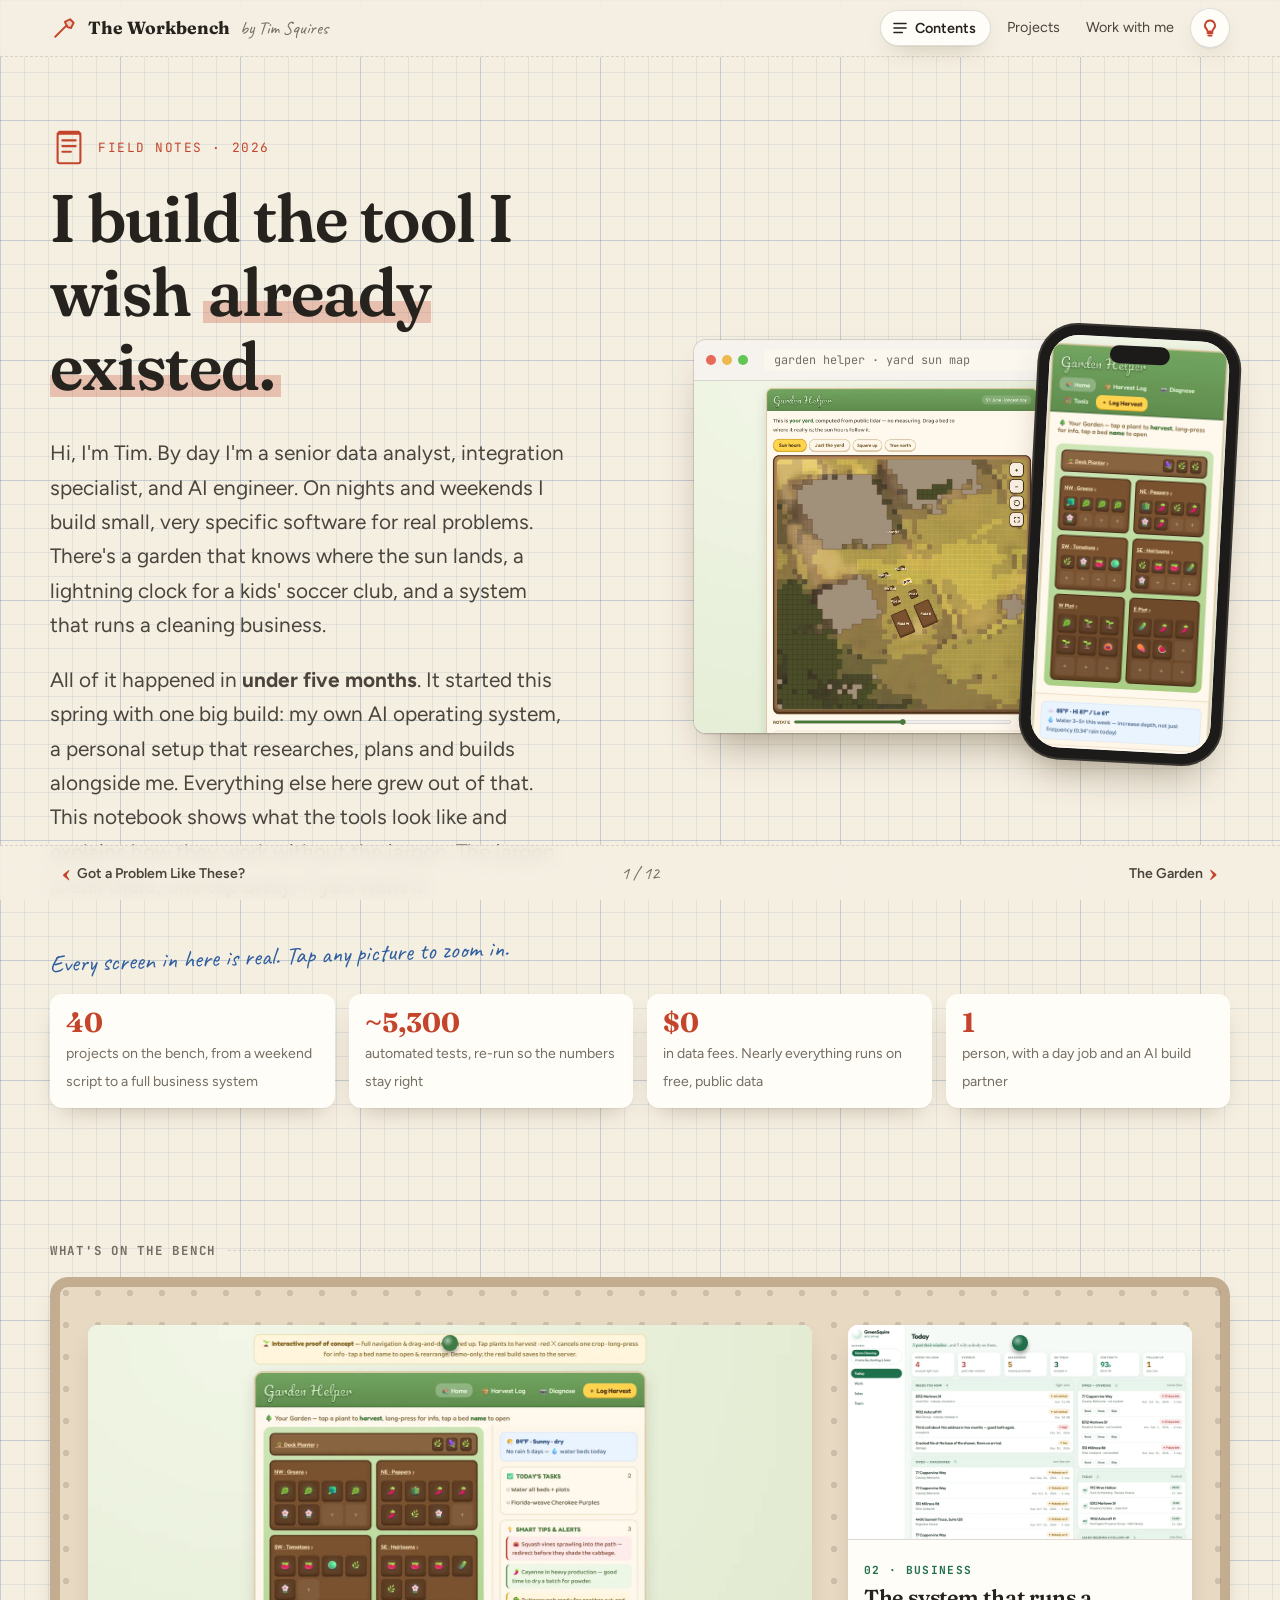
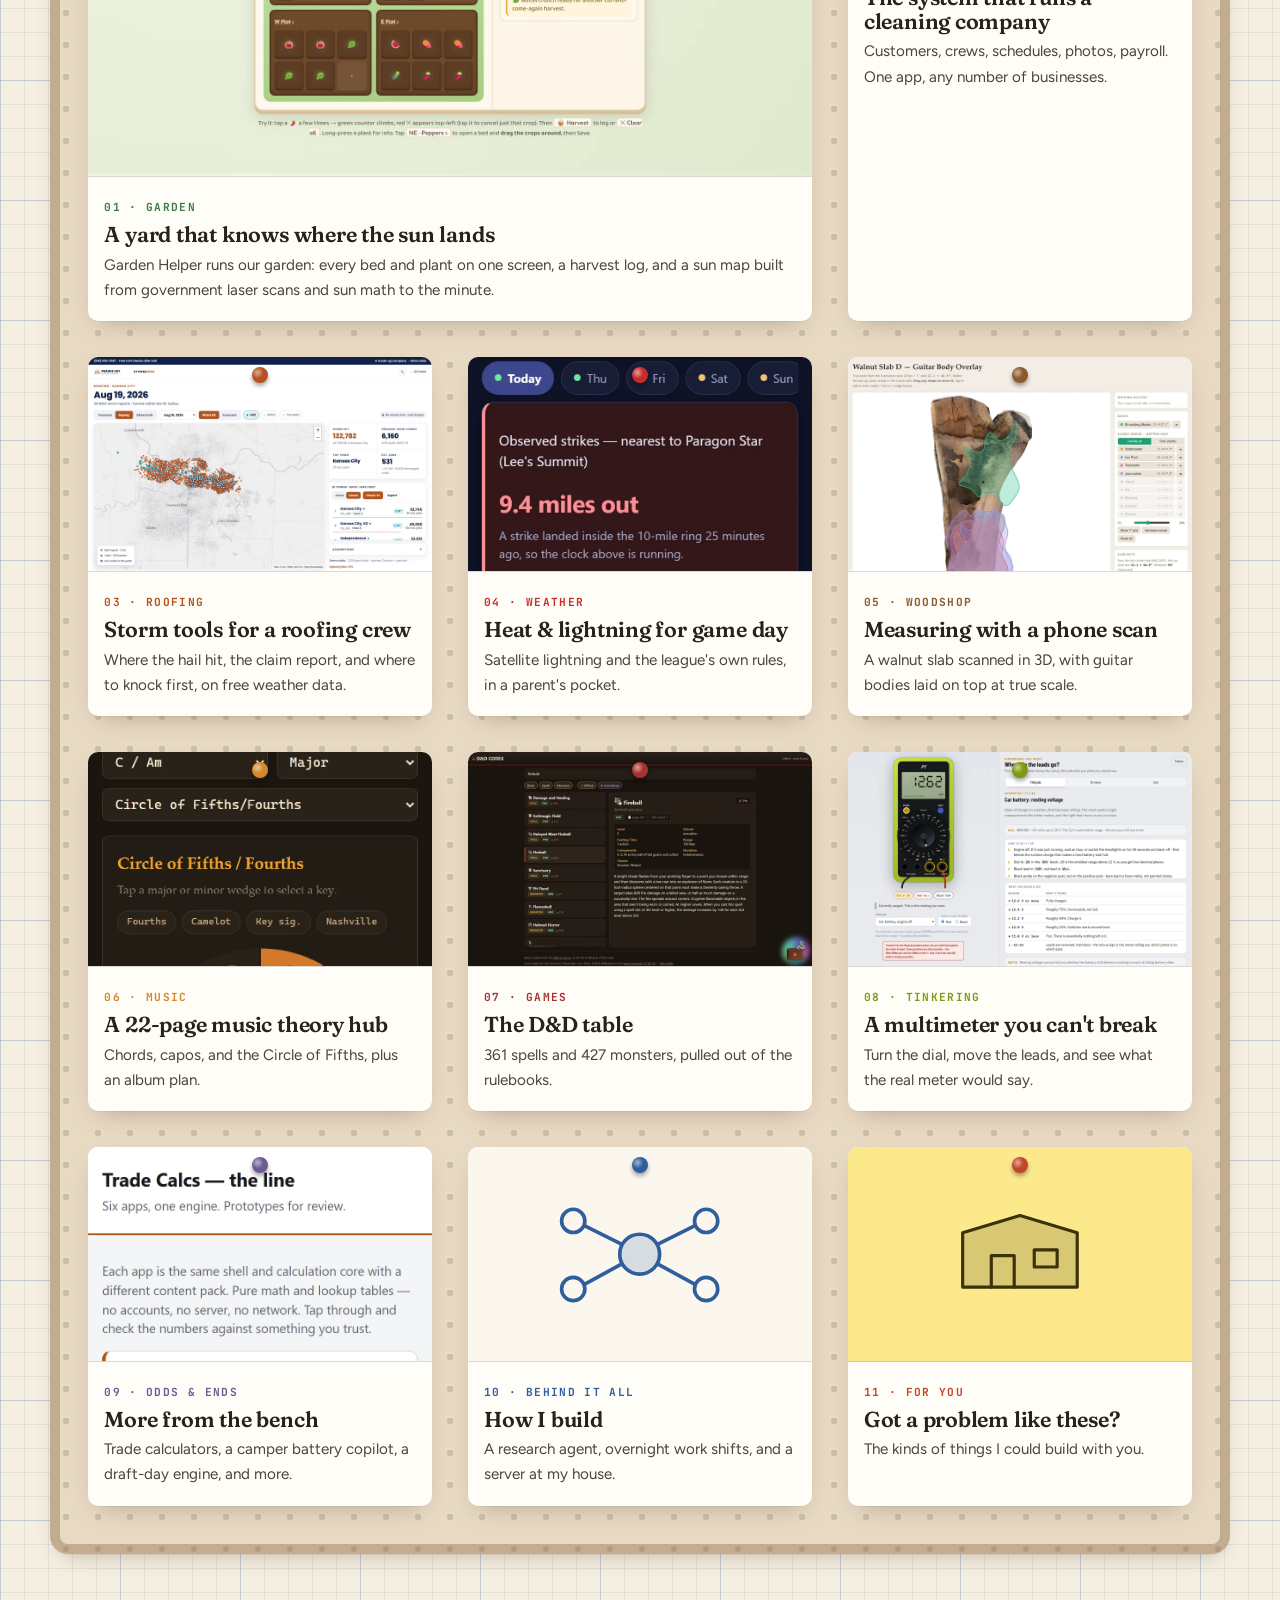
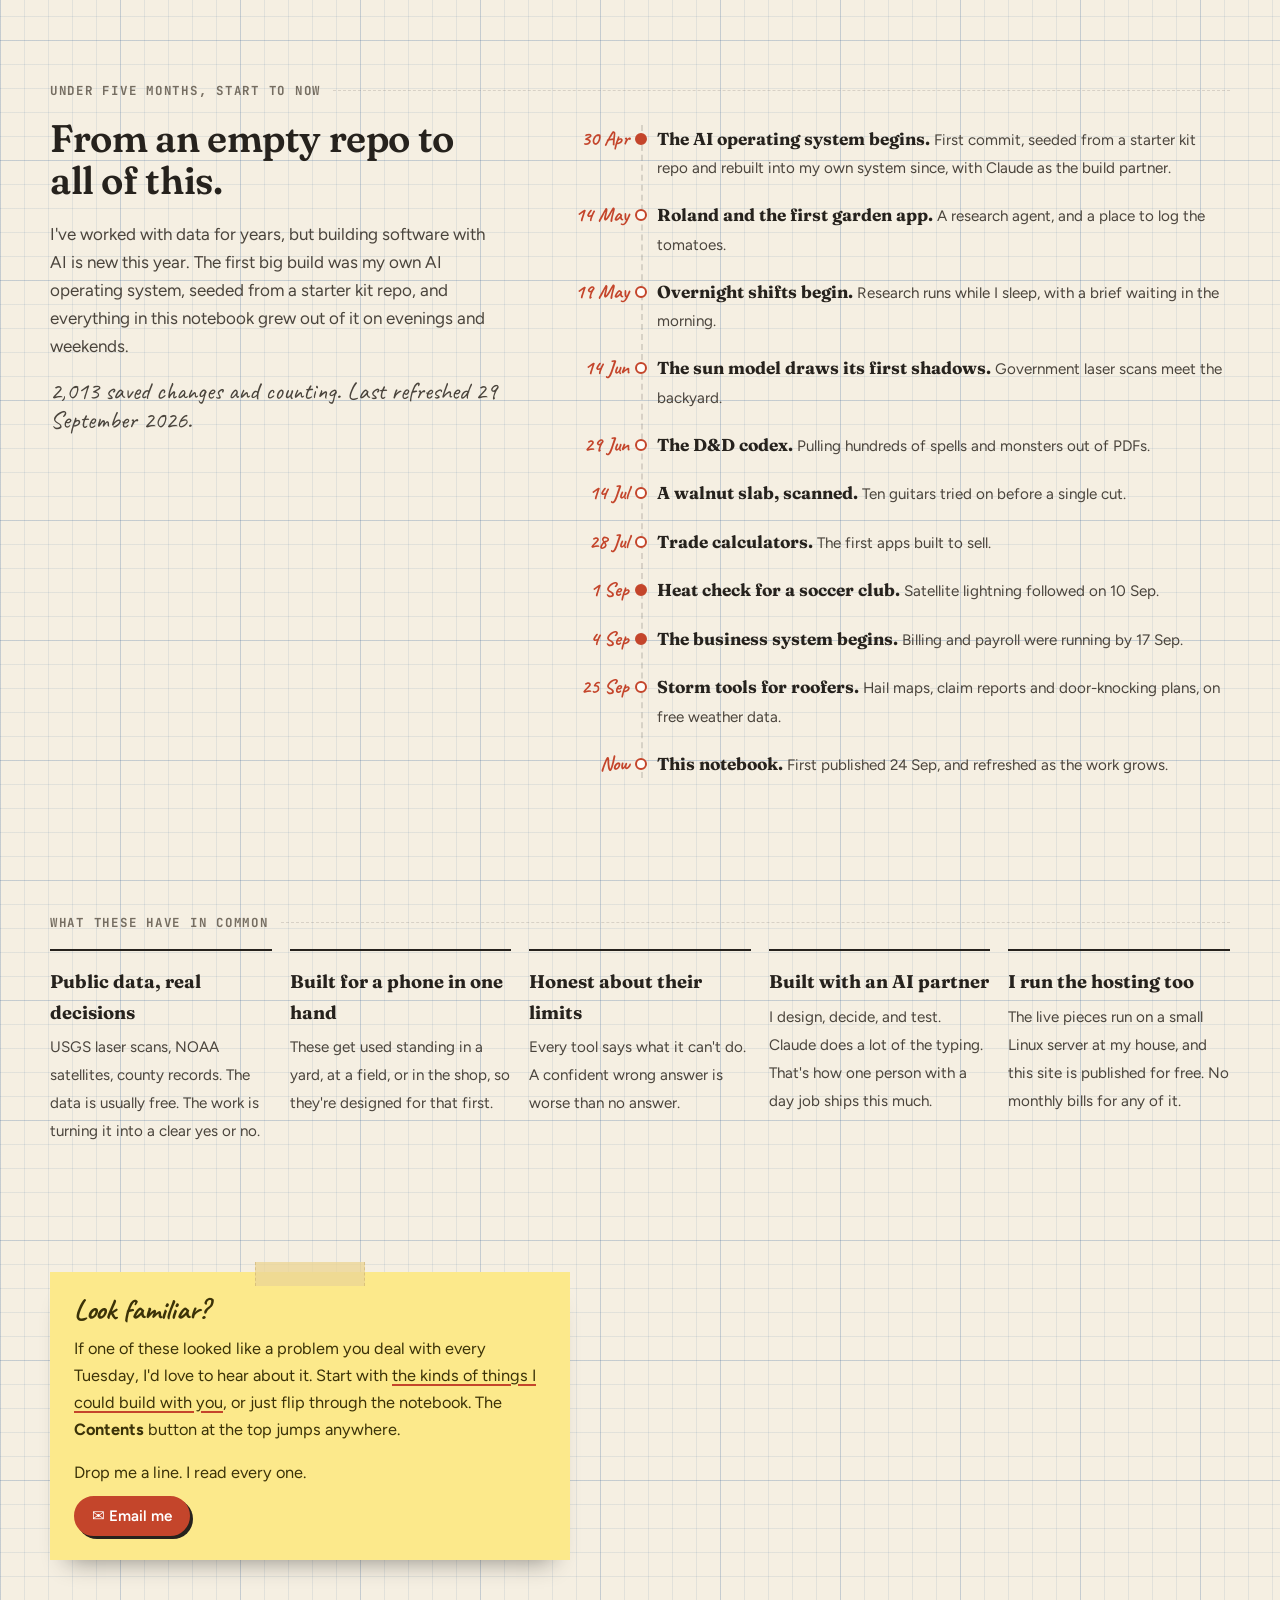
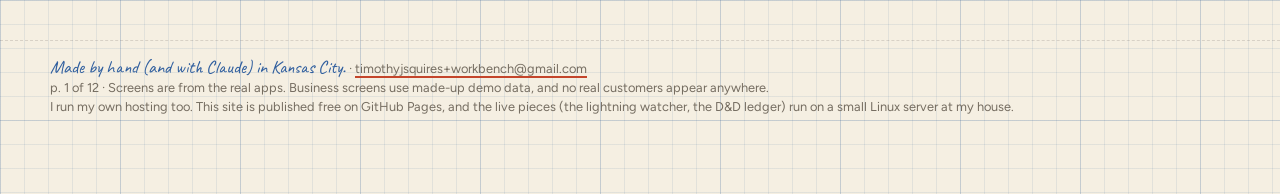
<file: index.html>
<!doctype html>
<html lang="en">
<head>
<meta charset="utf-8">
<meta name="viewport" content="width=device-width, initial-scale=1">
<title>The Workbench</title>
<meta name="description" content="Tim Squires builds small, very specific software for real problems: a garden app with a LiDAR sun map, a lightning clock for a youth soccer club, a system that runs a cleaning business, and more, all in under five months.">
<meta name="robots" content="noindex, nofollow">
<meta property="og:title" content="The Workbench: things Tim Squires has built">
<meta property="og:description" content="A LiDAR sun map, a satellite lightning clock, a business system, a woodshop that measures with a phone. Real screens, plain-English explanations.">
<meta property="og:image" content="https://tsquires21.github.io/workbench/img/og-card.png">
<meta property="og:type" content="website">
<meta name="twitter:card" content="summary_large_image">
<meta name="theme-color" content="#F5EFE2">
<link rel="icon" href="assets/favicon.svg" type="image/svg+xml">
<link rel="preconnect" href="https://fonts.googleapis.com">
<link rel="preconnect" href="https://fonts.gstatic.com" crossorigin>
<link rel="stylesheet" href="https://fonts.googleapis.com/css2?family=Caveat:wght@500;700&family=Figtree:wght@400;600;700&family=Fraunces:opsz,wght,SOFT,WONK@9..144,500..700,0..100,0..1&family=JetBrains+Mono:wght@400;700&display=swap">
<link rel="stylesheet" href="assets/site.css">
</head>
<body data-accent="build">
<a class="skip" href="#main">Skip to content</a>
<header class="topbar"><div class="wrap">
  <a class="brand" href="index.html"><svg class="doodle" viewBox="0 0 32 32" aria-hidden="true"><path d="M6 26 L19 13"/><path d="M17 9 l6 -3 l4 4 l-3 6 l-4 -1 z"/><path class="fill" d="M17 9 l6 -3 l4 4 l-3 6 l-4 -1 z"/></svg>The Workbench <small>by Tim Squires</small></a>
  <nav><a class="hide-sm" href="#projects">Projects</a><a class="hide-sm" href="build-for-you.html">Work with me</a>
    <button class="lamp" type="button" aria-label="Toggle theme"><svg class="doodle" viewBox="0 0 24 24" aria-hidden="true"><path d="M9 18h6M10 21h4"/><path d="M12 3a6 6 0 0 0-4 10.5c.8.8 1 1.5 1 2.5h6c0-1 .2-1.7 1-2.5A6 6 0 0 0 12 3z"/></svg></button></nav>
</div></header>

<main id="main">
  <section class="hero wrap">
    <div class="hero-grid">
      <div>
        <div class="kicker"><svg class="doodle" viewBox="0 0 40 40" aria-hidden="true"><rect x="8" y="5" width="24" height="31" rx="2"/><path d="M13 12h14M13 18h14M13 24h9"/><path d="M8 5 l2 -2 h20 l2 2"/></svg>Field notes · 2026</div>
        <h1>I build the tool I wish <span class="scribble">already existed.</span></h1>
        <p class="lede">Hi, I'm Tim. By day I'm a senior data analyst, integration specialist, and AI engineer. On nights and weekends I build small, very specific software for real problems. There's a garden that knows where the sun lands, a lightning clock for a kids' soccer club, and a system that runs a cleaning business.</p>
        <p class="lede">All of it happened in <strong>under five months</strong>. It started this spring with one big build: my own AI operating system, a personal setup that researches, plans and builds alongside me. Everything else here grew out of that. This notebook shows what the tools look like and explains how they work without the jargon. The jargon is still there, one tap away, if you want it.</p>
        <span class="hand hand-aside">Every screen in here is real. Tap any picture to zoom in.</span>
      </div>
      <div class="stage-combo">
        <div class="browser crop-app"><div class="bar"><i></i><i></i><i></i><span>garden helper · yard sun map</span></div>
          <img src="img/garden/sunmap.webp" alt="Garden Helper's sun map page: the yard shaded by hours of sun, with the garden beds drawn on" width="1600" height="1818" data-zoom></div>
        <div class="phone tilt-r"><div class="screen"><img src="img/garden/planner-home.webp" alt="Garden Helper on a phone: every bed and plant on one screen" width="780" height="1688"></div></div>
      </div>
    </div>
    <div class="facts">
      <div class="fact"><b>40</b><span>projects on the bench, from a weekend script to a full business system</span></div>
      <div class="fact"><b>~5,300</b><span>automated tests, re-run so the numbers stay right</span></div>
      <div class="fact"><b>$0</b><span>in data fees. Nearly everything runs on free, public data</span></div>
      <div class="fact"><b>1</b><span>person, with a day job and an AI build partner</span></div>
    </div>
  </section>

  <section class="block wrap" id="projects">
    <div class="section-label">What's on the bench</div>
    <div class="pegboard">
      <div class="cards">
        <a class="card feature" href="garden.html" data-accent="garden">
          <div class="thumb"><img src="img/garden/mockup-final-vision.webp" alt="" loading="lazy"></div>
          <div class="body"><span class="tag">01 · Garden</span><h3>A yard that knows where the sun lands</h3><p>Garden Helper runs our garden: every bed and plant on one screen, a harvest log, and a sun map built from government laser scans and sun math to the minute.</p></div>
        </a>
        <a class="card" href="crm.html" data-accent="crm">
          <div class="thumb"><img src="img/crm/owner-today.webp" alt="" loading="lazy"></div>
          <div class="body"><span class="tag">02 · Business</span><h3>The system that runs a cleaning company</h3><p>Customers, crews, schedules, photos, payroll. One app, any number of businesses.</p></div>
        </a>
        <a class="card" href="storm.html" data-accent="storm">
          <div class="thumb"><img src="img/storm/stormdesk.webp" alt="" loading="lazy"></div>
          <div class="body"><span class="tag">03 · Roofing</span><h3>Storm tools for a roofing crew</h3><p>Where the hail hit, the claim report, and where to knock first, on free weather data.</p></div>
        </a>
        <a class="card" href="lightning.html" data-accent="lightning">
          <div class="thumb"><img src="img/lightning/clock-screen.webp" alt="" loading="lazy"></div>
          <div class="body"><span class="tag">04 · Weather</span><h3>Heat &amp; lightning for game day</h3><p>Satellite lightning and the league's own rules, in a parent's pocket.</p></div>
        </a>
        <a class="card" href="woodshop.html" data-accent="woodshop">
          <div class="thumb"><img src="img/woodshop/slab-overlay.webp" alt="" loading="lazy"></div>
          <div class="body"><span class="tag">05 · Woodshop</span><h3>Measuring with a phone scan</h3><p>A walnut slab scanned in 3D, with guitar bodies laid on top at true scale.</p></div>
        </a>
        <a class="card" href="music.html" data-accent="music">
          <div class="thumb"><img src="img/music/circle-dark.webp" alt="" loading="lazy" style="object-position:center 20%"></div>
          <div class="body"><span class="tag">06 · Music</span><h3>A 22-page music theory hub</h3><p>Chords, capos, and the Circle of Fifths, plus an album plan.</p></div>
        </a>
        <a class="card" href="dnd.html" data-accent="dnd">
          <div class="thumb"><img src="img/dnd/codex-desk.webp" alt="" loading="lazy"></div>
          <div class="body"><span class="tag">07 · Games</span><h3>The D&amp;D table</h3><p>361 spells and 427 monsters, pulled out of the rulebooks.</p></div>
        </a>
        <a class="card" href="multimeter.html" data-accent="multimeter">
          <div class="thumb"><img src="img/multimeter/tutor-desk.webp" alt="" loading="lazy"></div>
          <div class="body"><span class="tag">08 · Tinkering</span><h3>A multimeter you can't break</h3><p>Turn the dial, move the leads, and see what the real meter would say.</p></div>
        </a>
        <a class="card" href="workbench.html" data-accent="workbench">
          <div class="thumb"><img src="img/workbench/trade-calcs.webp" alt="" loading="lazy"></div>
          <div class="body"><span class="tag">09 · Odds &amp; ends</span><h3>More from the bench</h3><p>Trade calculators, a camper battery copilot, a draft-day engine, and more.</p></div>
        </a>
        <a class="card" href="aios.html" data-accent="aios">
          <div class="thumb" style="display:grid;place-items:center"><svg class="doodle" viewBox="0 0 120 70" style="width:58%" aria-hidden="true"><circle cx="60" cy="35" r="12"/><path class="fill" d="M60 23a12 12 0 1 1 0 24a12 12 0 1 1 0-24"/><circle cx="20" cy="15" r="7"/><circle cx="100" cy="15" r="7"/><circle cx="20" cy="56" r="7"/><circle cx="100" cy="56" r="7"/><path d="M27 18 L49 29M93 18 L71 29M27 53 L49 41M93 53 L71 41"/></svg></div>
          <div class="body"><span class="tag">10 · Behind it all</span><h3>How I build</h3><p>A research agent, overnight work shifts, and a server at my house.</p></div>
        </a>
        <a class="card" href="build-for-you.html" data-accent="build">
          <div class="thumb" style="display:grid;place-items:center;background:var(--sticky)"><svg class="doodle" viewBox="0 0 120 70" style="width:50%;color:#3B3208" aria-hidden="true"><path d="M20 58 L20 20 L60 8 L100 20 L100 58 Z"/><path class="fill" d="M20 58 L20 20 L60 8 L100 20 L100 58 Z"/><path d="M40 58 V36 h16 v22 M70 32 h16 v12 h-16 z"/></svg></div>
          <div class="body"><span class="tag">11 · For you</span><h3>Got a problem like these?</h3><p>The kinds of things I could build with you.</p></div>
        </a>
      </div>
    </div>
  </section>

  <section class="block wrap" id="timeline">
    <div class="section-label">Under five months, start to now</div>
    <div class="timeline-wrap">
      <div class="prose">
        <h2>From an empty repo to all of this.</h2>
        <p>I've worked with data for years, but building software with AI is new this year. The first big build was my own AI operating system, seeded from a starter kit repo, and everything in this notebook grew out of it on evenings and weekends.</p>
        <p class="hand"><span data-commits>2,013</span> saved changes and counting. Last refreshed <span data-refreshed>29 September 2026</span>.</p>
      </div>
      <ol class="timeline">
        <li class="big"><time>30 Apr</time><div><b>The AI operating system begins.</b> <span>First commit, seeded from a starter kit repo and rebuilt into my own system since, with Claude as the build partner.</span></div></li>
        <li><time>14 May</time><div><b>Roland and the first garden app.</b> <span>A research agent, and a place to log the tomatoes.</span></div></li>
        <li><time>19 May</time><div><b>Overnight shifts begin.</b> <span>Research runs while I sleep, with a brief waiting in the morning.</span></div></li>
        <li><time>14 Jun</time><div><b>The sun model draws its first shadows.</b> <span>Government laser scans meet the backyard.</span></div></li>
        <li><time>29 Jun</time><div><b>The D&amp;D codex.</b> <span>Pulling hundreds of spells and monsters out of PDFs.</span></div></li>
        <li><time>14 Jul</time><div><b>A walnut slab, scanned.</b> <span>Ten guitars tried on before a single cut.</span></div></li>
        <li><time>28 Jul</time><div><b>Trade calculators.</b> <span>The first apps built to sell.</span></div></li>
        <li class="big"><time>1 Sep</time><div><b>Heat check for a soccer club.</b> <span>Satellite lightning followed on 10 Sep.</span></div></li>
        <li class="big"><time>4 Sep</time><div><b>The business system begins.</b> <span>Billing and payroll were running by 17 Sep.</span></div></li>
        <li><time>25 Sep</time><div><b>Storm tools for roofers.</b> <span>Hail maps, claim reports and door-knocking plans, on free weather data.</span></div></li>
        <li class="now"><time>Now</time><div><b>This notebook.</b> <span>First published 24 Sep, and refreshed as the work grows.</span></div></li>
      </ol>
    </div>
  </section>

  <section class="block wrap">
    <div class="section-label">What these have in common</div>
    <div class="common">
      <div><b>Public data, real decisions</b><span>USGS laser scans, NOAA satellites, county records. The data is usually free. The work is turning it into a clear yes or no.</span></div>
      <div><b>Built for a phone in one hand</b><span>These get used standing in a yard, at a field, or in the shop, so they're designed for that first.</span></div>
      <div><b>Honest about their limits</b><span>Every tool says what it can't do. A confident wrong answer is worse than no answer.</span></div>
      <div><b>Built with an AI partner</b><span>I design, decide, and test. Claude does a lot of the typing. That's how one person with a day job ships this much.</span></div>
      <div><b>I run the hosting too</b><span>The live pieces run on a small Linux server at my house, and this site is published for free. No monthly bills for any of it.</span></div>
    </div>
  </section>

  <section class="block wrap">
    <div class="sticky">
      <h3>Look familiar?</h3>
      <p>If one of these looked like a problem you deal with every Tuesday, I'd love to hear about it. Start with <a href="build-for-you.html">the kinds of things I could build with you</a>, or just flip through the notebook. The <strong>Contents</strong> button at the top jumps anywhere.</p>
      <p style="margin:0 0 10px">Drop me a line. I read every one.</p>
      <p style="margin:0"><a class="btn accent contact" data-contact href="#contact"><span data-contact-text>timothyjsquires+workbench [at] gmail [dot] com</span></a></p>
    </div>
  </section>

  <nav class="pager" data-pager aria-label="Previous and next page"></nav>
</main>

<footer class="foot"><div class="wrap">
  <span class="hand">Made by hand (and with Claude) in Kansas City.</span> · <a data-contact href="#contact"><span data-contact-text>timothyjsquires+workbench [at] gmail [dot] com</span></a><br>
  <span data-pageno></span> · Screens are from the real apps. Business screens use made-up demo data, and no real customers appear anywhere.<br>
  I run my own hosting too. This site is published free on GitHub Pages, and the live pieces (the lightning watcher, the D&amp;D ledger) run on a small Linux server at my house.
</div></footer>
<script src="assets/site.js"></script>
</body>
</html>
</file>
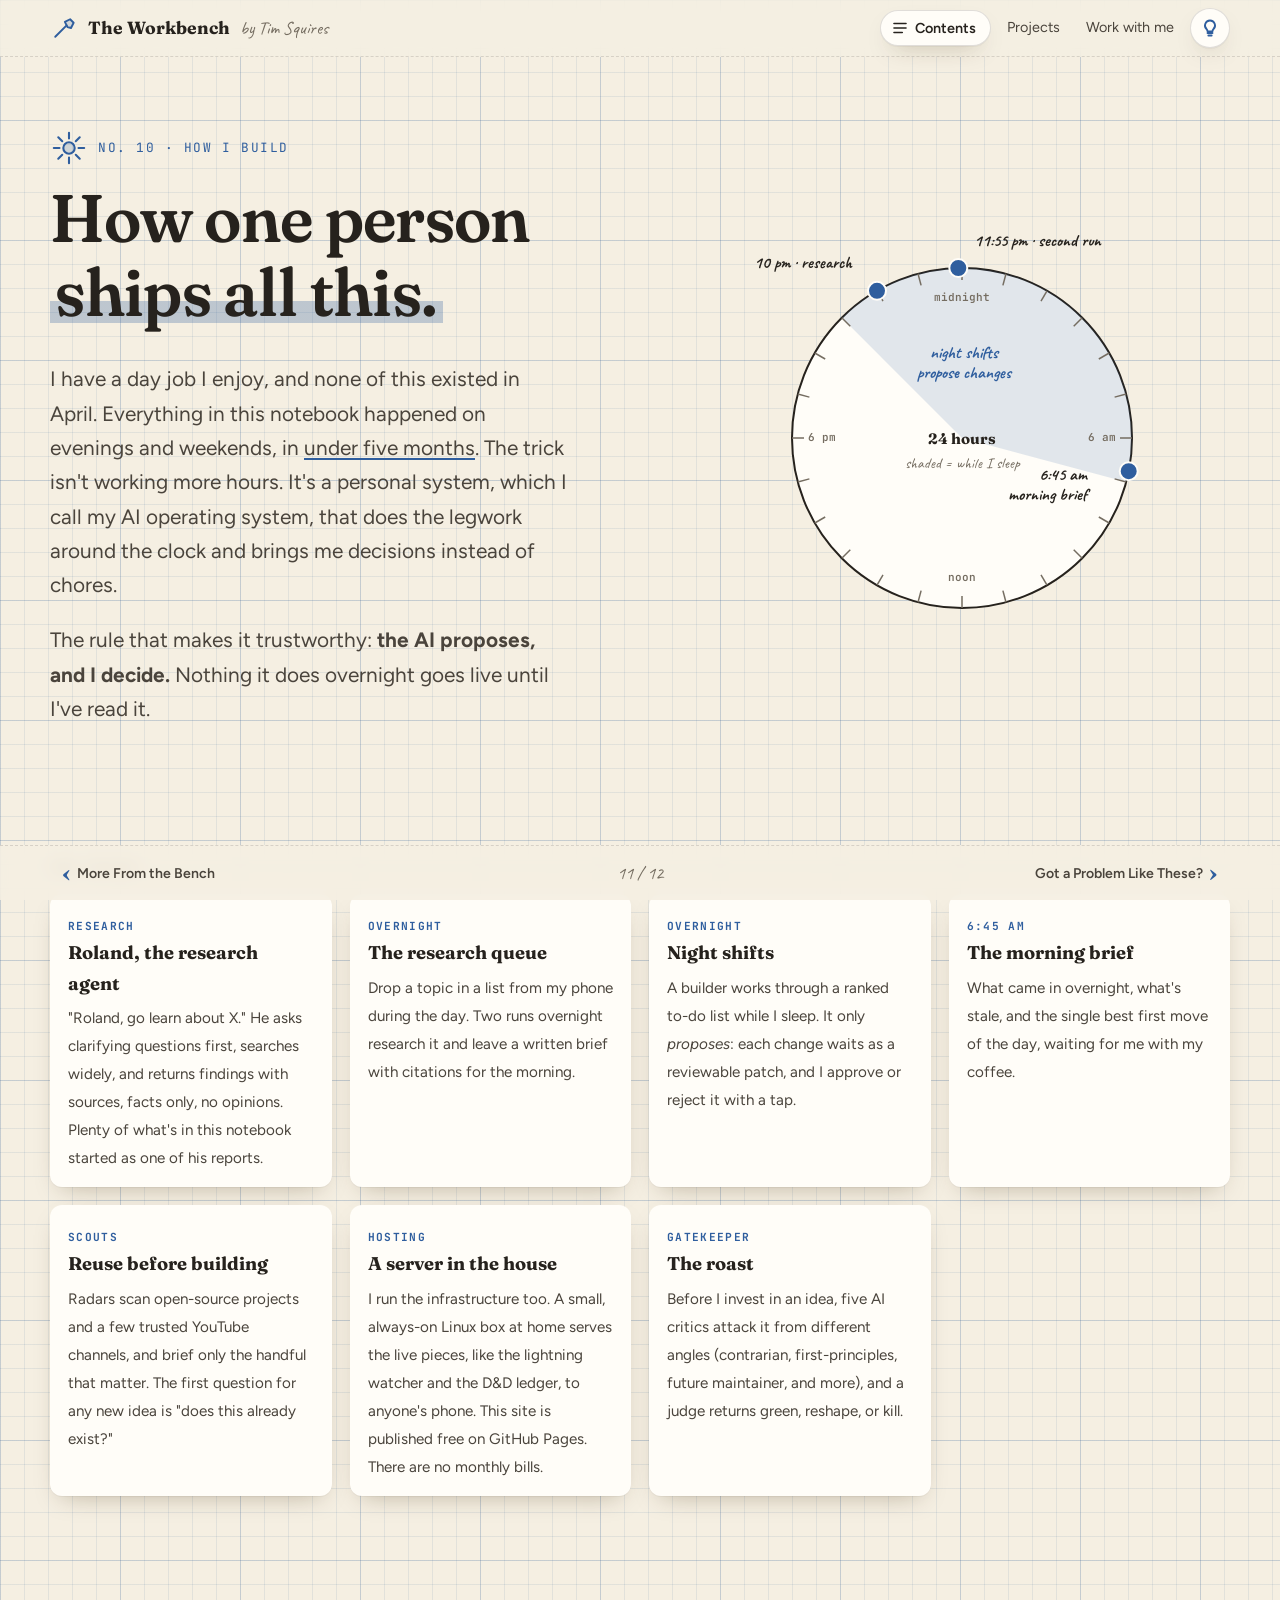
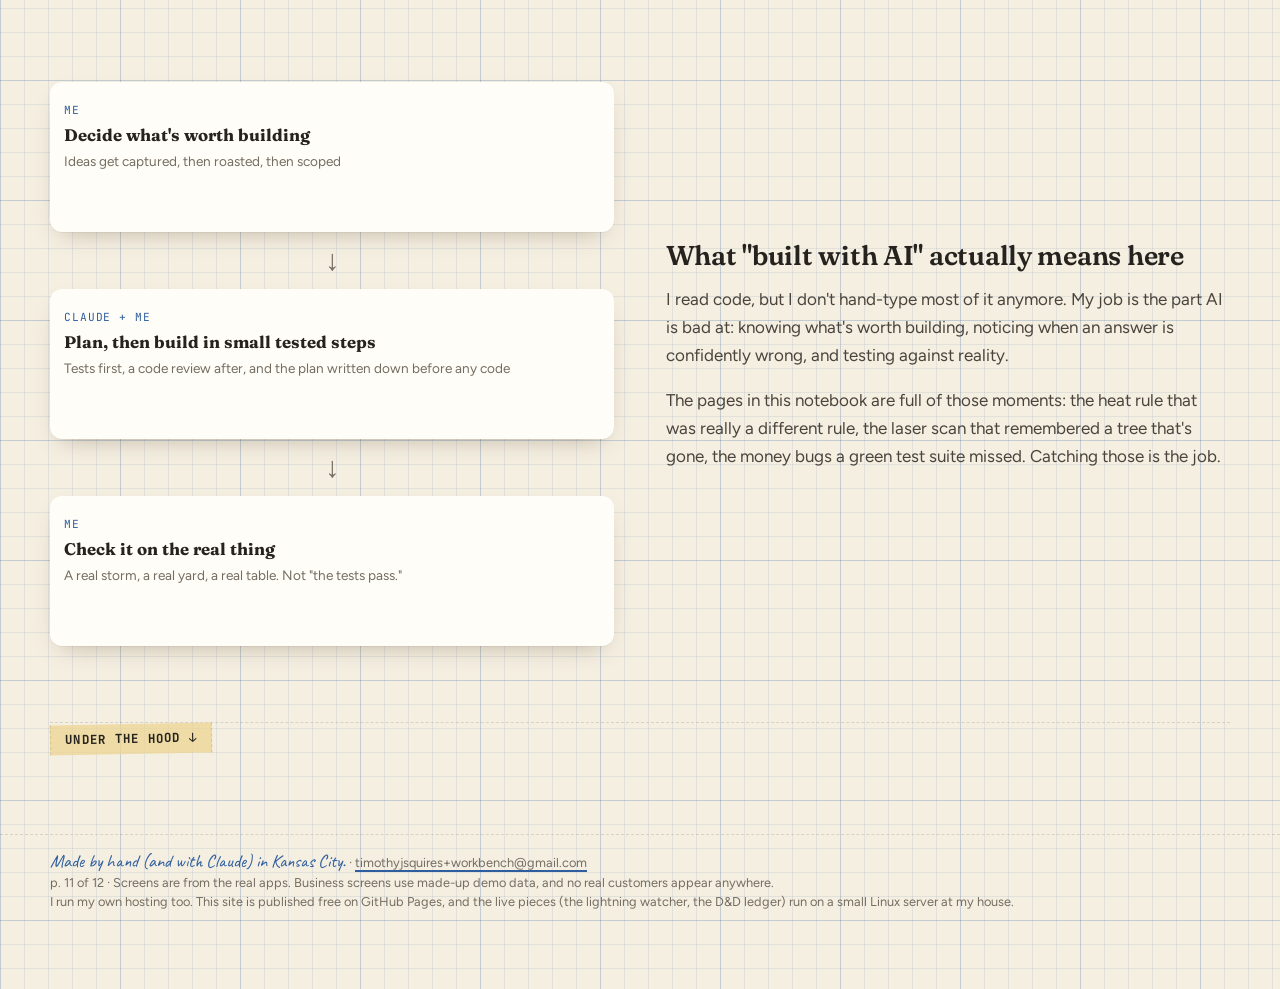
<file: aios.html>
<!doctype html>
<html lang="en">
<head>
<meta charset="utf-8">
<meta name="viewport" content="width=device-width, initial-scale=1">
<title>How I Build · The Workbench</title>
<meta name="description" content="The system behind the projects: a research agent, overnight work shifts that propose changes for review, a morning brief on the phone, and scouts that look for existing tools before anything gets built.">
<meta name="robots" content="noindex, nofollow">
<meta property="og:title" content="How one person ships all this">
<meta property="og:description" content="A research agent, overnight shifts, and a morning brief. The AI proposes, and I decide.">
<meta property="og:image" content="https://tsquires21.github.io/workbench/img/og-card.png">
<meta name="twitter:card" content="summary_large_image">
<link rel="icon" href="assets/favicon.svg" type="image/svg+xml">
<link rel="preconnect" href="https://fonts.googleapis.com">
<link rel="preconnect" href="https://fonts.gstatic.com" crossorigin>
<link rel="stylesheet" href="https://fonts.googleapis.com/css2?family=Caveat:wght@500;700&family=Figtree:wght@400;600;700&family=Fraunces:opsz,wght,SOFT,WONK@9..144,500..700,0..100,0..1&family=JetBrains+Mono:wght@400;700&display=swap">
<link rel="stylesheet" href="assets/site.css">
<style>
  .dial { width: 100%; max-width: 440px; margin-inline: auto; display: block; }
  .dial .face { fill: var(--card); stroke: var(--ink); stroke-width: 2; }
  .dial .night { fill: color-mix(in srgb, var(--blue-pencil) 14%, transparent); }
  .dial .tick { stroke: var(--pencil); stroke-width: 1.5; }
  .dial .hr { font: 600 11px var(--f-mono); fill: var(--pencil); text-anchor: middle; dominant-baseline: middle; }
  .dial .ev circle { fill: var(--accent); stroke: var(--card); stroke-width: 2; }
  .dial .lbl { font: 700 17px var(--f-hand); fill: var(--ink); }
  .dial .lbl.dim { fill: var(--blue-pencil); }
  .dial .center { font: 700 15px var(--f-display); fill: var(--ink); text-anchor: middle; }
  .dial .sub { font: 12px var(--f-hand); fill: var(--pencil); text-anchor: middle; font-size: 15px; }
  .parts { display: grid; grid-template-columns: repeat(auto-fit, minmax(min(100%, 250px), 1fr)); gap: 18px; }
  .part { background: var(--card); border-radius: 12px; padding: 16px 18px; box-shadow: var(--shadow); }
  .part b { font-family: var(--f-display); font-size: 1.15rem; display: block; margin-bottom: 4px; }
  .part span { color: var(--ink-soft); font-size: .95rem; }
  .part .k { font: 700 .7rem var(--f-mono); letter-spacing: .12em; text-transform: uppercase; color: var(--accent); }
</style>
</head>
<body data-accent="aios">
<a class="skip" href="#main">Skip to content</a>
<header class="topbar"><div class="wrap">
  <a class="brand" href="index.html"><svg class="doodle" viewBox="0 0 32 32" aria-hidden="true"><path d="M6 26 L19 13"/><path d="M17 9 l6 -3 l4 4 l-3 6 l-4 -1 z"/><path class="fill" d="M17 9 l6 -3 l4 4 l-3 6 l-4 -1 z"/></svg>The Workbench <small>by Tim Squires</small></a>
  <nav><a class="hide-sm" href="index.html#projects">Projects</a><a class="hide-sm" href="build-for-you.html">Work with me</a>
    <button class="lamp" type="button" aria-label="Toggle theme"><svg class="doodle" viewBox="0 0 24 24" aria-hidden="true"><path d="M9 18h6M10 21h4"/><path d="M12 3a6 6 0 0 0-4 10.5c.8.8 1 1.5 1 2.5h6c0-1 .2-1.7 1-2.5A6 6 0 0 0 12 3z"/></svg></button></nav>
</div></header>

<main id="main">
  <section class="hero wrap">
    <div class="hero-grid">
      <div>
        <div class="kicker"><svg class="doodle" viewBox="0 0 40 40" aria-hidden="true"><circle cx="20" cy="20" r="6"/><circle class="fill" cx="20" cy="20" r="6"/><path d="M20 4v6M20 30v6M4 20h6M30 20h6M8.7 8.7l4.2 4.2M27.1 27.1l4.2 4.2M8.7 31.3l4.2-4.2M27.1 12.9l4.2-4.2"/></svg>No. 10 · How I build</div>
        <h1>How one person <span class="scribble">ships all this.</span></h1>
        <p class="lede">I have a day job I enjoy, and none of this existed in April. Everything in this notebook happened on evenings and weekends, in <a href="index.html#timeline">under five months</a>. The trick isn't working more hours. It's a personal system, which I call my AI operating system, that does the legwork around the clock and brings me decisions instead of chores.</p>
        <p class="lede">The rule that makes it trustworthy: <strong>the AI proposes, and I decide.</strong> Nothing it does overnight goes live until I've read it.</p>
      </div>
      <svg class="dial" viewBox="0 0 440 440" role="img" aria-label="A 24-hour day: research at 10 pm and 11:55 pm, night shifts that propose changes while I sleep, and a morning brief at 6:45 am">
        <circle class="face" cx="220" cy="220" r="170"/>
        <!-- night wedge, 9 pm (225 deg) to 7 am (15 deg); midnight at the top -->
        <path class="night" d="M220 220 L99.8 99.8 A170 170 0 0 1 384.2 264 Z"/>
        <g id="ticks"></g>
        <g class="ev">
          <circle cx="135" cy="72.8" r="9"/>
          <circle cx="216.3" cy="50" r="9"/>
          <circle cx="386.7" cy="253.2" r="9"/>
        </g>
        <text class="lbl" x="12" y="50">10 pm · research</text>
        <text class="lbl" x="232" y="28">11:55 pm · second run</text>
        <text class="lbl" x="345" y="262" text-anchor="end">6:45 am</text>
        <text class="lbl" x="345" y="282" text-anchor="end">morning brief</text>
        <text class="lbl dim" x="222" y="140" text-anchor="middle">night shifts</text>
        <text class="lbl dim" x="222" y="160" text-anchor="middle">propose changes</text>
        <text class="center" x="220" y="226">24 hours</text>
        <text class="sub" x="220" y="250">shaded = while I sleep</text>
      </svg>
    </div>
  </section>

  <section class="block wrap">
    <div class="section-label">The pieces</div>
    <div class="parts">
      <div class="part"><span class="k">Research</span><b>Roland, the research agent</b><span>"Roland, go learn about X." He asks clarifying questions first, searches widely, and returns findings with sources, facts only, no opinions. Plenty of what's in this notebook started as one of his reports.</span></div>
      <div class="part"><span class="k">Overnight</span><b>The research queue</b><span>Drop a topic in a list from my phone during the day. Two runs overnight research it and leave a written brief with citations for the morning.</span></div>
      <div class="part"><span class="k">Overnight</span><b>Night shifts</b><span>A builder works through a ranked to-do list while I sleep. It only <em>proposes</em>: each change waits as a reviewable patch, and I approve or reject it with a tap.</span></div>
      <div class="part"><span class="k">6:45 am</span><b>The morning brief</b><span>What came in overnight, what's stale, and the single best first move of the day, waiting for me with my coffee.</span></div>
      <div class="part"><span class="k">Scouts</span><b>Reuse before building</b><span>Radars scan open-source projects and a few trusted YouTube channels, and brief only the handful that matter. The first question for any new idea is "does this already exist?"</span></div>
      <div class="part"><span class="k">Hosting</span><b>A server in the house</b><span>I run the infrastructure too. A small, always-on Linux box at home serves the live pieces, like the lightning watcher and the D&amp;D ledger, to anyone's phone. This site is published free on GitHub Pages. There are no monthly bills.</span></div>
      <div class="part"><span class="k">Gatekeeper</span><b>The roast</b><span>Before I invest in an idea, five AI critics attack it from different angles (contrarian, first-principles, future maintainer, and more), and a judge returns green, reshape, or kill.</span></div>
    </div>
  </section>

  <section class="block wrap">
    <div class="beat">
      <div class="flow" style="flex-direction:column">
        <div class="step"><span class="src">Me</span><b>Decide what's worth building</b><small>Ideas get captured, then roasted, then scoped</small></div>
        <div class="arrow" style="transform:none;text-align:center">↓</div>
        <div class="step"><span class="src">Claude + me</span><b>Plan, then build in small tested steps</b><small>Tests first, a code review after, and the plan written down before any code</small></div>
        <div class="arrow" style="transform:none;text-align:center">↓</div>
        <div class="step"><span class="src">Me</span><b>Check it on the real thing</b><small>A real storm, a real yard, a real table. Not "the tests pass."</small></div>
      </div>
      <div class="prose">
        <h3>What "built with AI" actually means here</h3>
        <p>I read code, but I don't hand-type most of it anymore. My job is the part AI is bad at: knowing what's worth building, noticing when an answer is confidently wrong, and testing against reality.</p>
        <p>The pages in this notebook are full of those moments: the heat rule that was really a different rule, the laser scan that remembered a tree that's gone, the money bugs a green test suite missed. Catching those is the job.</p>
      </div>
    </div>

    <details class="hood">
      <summary>Under the hood</summary>
      <div class="inner">
        <ul>
          <li><strong>Claude Code</strong> as the build partner, driven by a git repository of instructions, skills and project notes, so the system remembers the work across days and devices.</li>
          <li><strong>Scheduled tasks</strong> on a Windows laptop run the headless shifts. An always-on Linux mini-server at home ("hearth") serves the public pages and the lightning watcher.</li>
          <li><strong>Built to survive without the AI.</strong> Every tool is rated on whether it would still run if the AI went away. Most of what's in this notebook would, because the AI helped build them but isn't needed to run them.</li>
          <li><strong>Free and open-source wherever possible</strong>, local-first, and running on hardware I own.</li>
          <li>About 40 projects and roughly 4,800 automated tests across 16 test suites.</li>
        </ul>
      </div>
    </details>
  </section>

  <nav class="pager" data-pager aria-label="Previous and next page"></nav>
</main>

<footer class="foot"><div class="wrap">
  <span class="hand">Made by hand (and with Claude) in Kansas City.</span> · <a data-contact href="#contact"><span data-contact-text>timothyjsquires+workbench [at] gmail [dot] com</span></a><br>
  <span data-pageno></span> · Screens are from the real apps. Business screens use made-up demo data, and no real customers appear anywhere.<br>
  I run my own hosting too. This site is published free on GitHub Pages, and the live pieces (the lightning watcher, the D&amp;D ledger) run on a small Linux server at my house.
</div></footer>
<script src="assets/site.js"></script>
<script>
  // hour ticks for the 24-hour dial
  (function () {
    var g = document.getElementById("ticks"), NS = "http://www.w3.org/2000/svg";
    for (var h = 0; h < 24; h++) {
      var a = (h / 24) * 2 * Math.PI - Math.PI / 2;
      var x1 = 220 + Math.cos(a) * 158, y1 = 220 + Math.sin(a) * 158;
      var x2 = 220 + Math.cos(a) * 170, y2 = 220 + Math.sin(a) * 170;
      var l = document.createElementNS(NS, "line");
      l.setAttribute("x1", x1); l.setAttribute("y1", y1); l.setAttribute("x2", x2); l.setAttribute("y2", y2);
      l.setAttribute("class", "tick"); g.appendChild(l);
      if (h % 6 === 0) {
        var t = document.createElementNS(NS, "text");
        t.setAttribute("x", 220 + Math.cos(a) * 140); t.setAttribute("y", 220 + Math.sin(a) * 140);
        t.setAttribute("class", "hr");
        t.textContent = ["midnight", "6 am", "noon", "6 pm"][h / 6];
        g.appendChild(t);
      }
    }
  })();
</script>
</body>
</html>
</file>
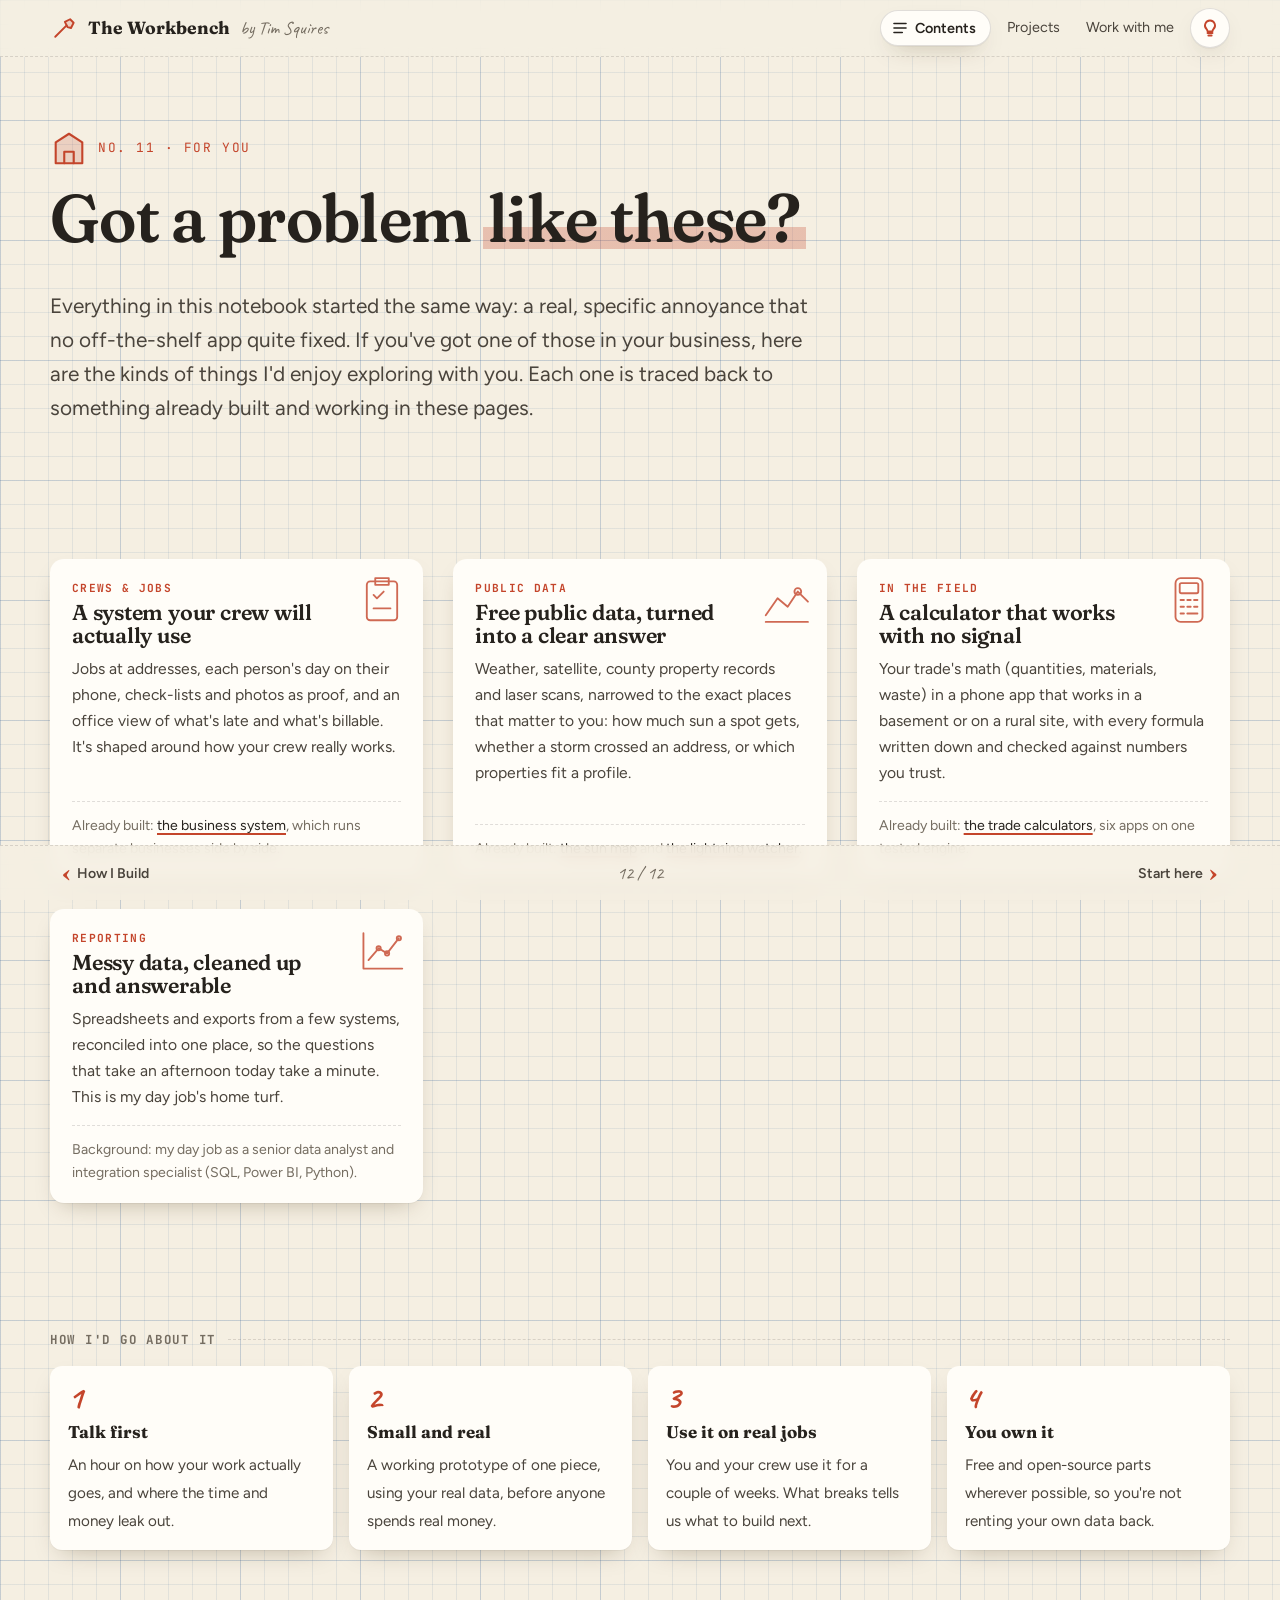
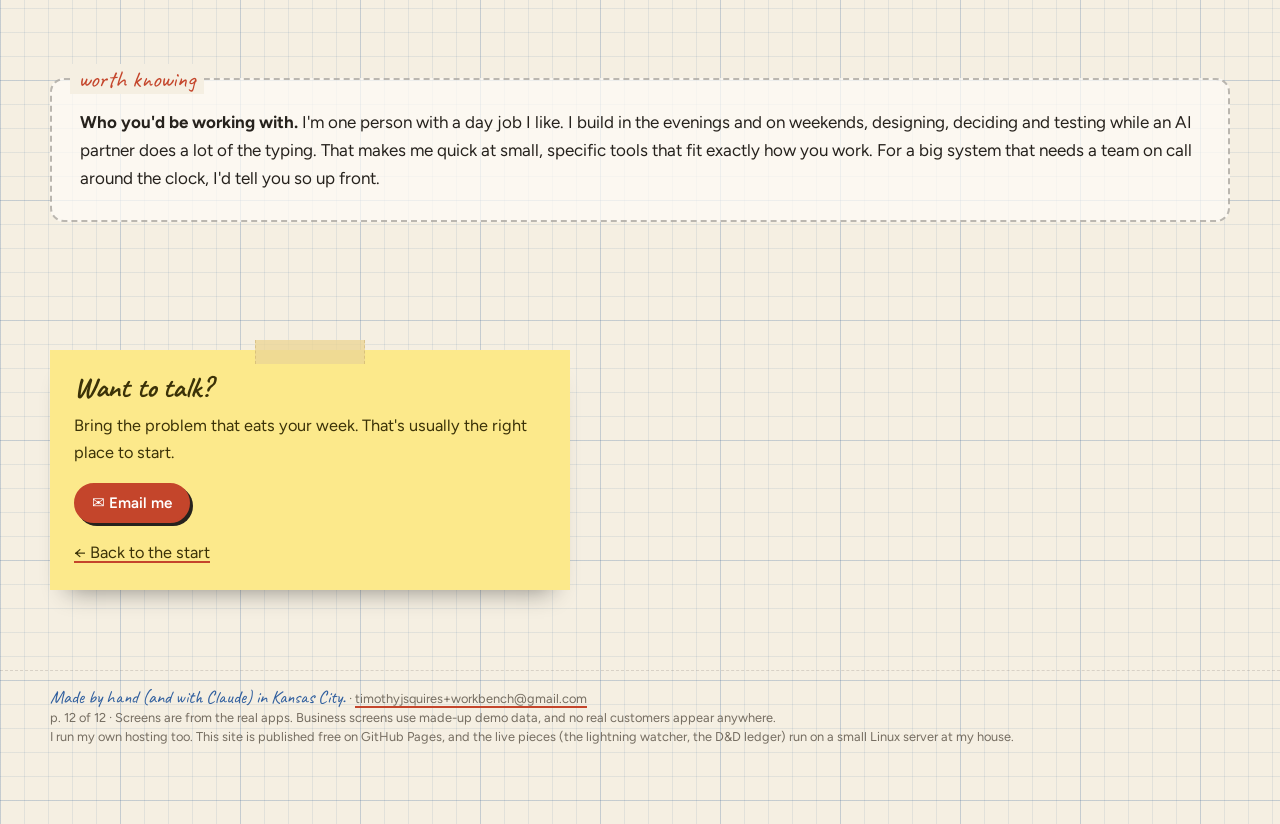
<file: build-for-you.html>
<!doctype html>
<html lang="en">
<head>
<meta charset="utf-8">
<meta name="viewport" content="width=device-width, initial-scale=1">
<title>Got a Problem Like These? · The Workbench</title>
<meta name="description" content="The kinds of small, specific tools I could build with you, each one traced back to something that already works in this notebook.">
<meta name="robots" content="noindex, nofollow">
<meta property="og:title" content="Got a problem like these?">
<meta property="og:description" content="The kinds of tools I could build with you, each traced back to something that already works.">
<meta property="og:image" content="https://tsquires21.github.io/workbench/img/og-card.png">
<meta name="twitter:card" content="summary_large_image">
<link rel="icon" href="assets/favicon.svg" type="image/svg+xml">
<link rel="preconnect" href="https://fonts.googleapis.com">
<link rel="preconnect" href="https://fonts.gstatic.com" crossorigin>
<link rel="stylesheet" href="https://fonts.googleapis.com/css2?family=Caveat:wght@500;700&family=Figtree:wght@400;600;700&family=Fraunces:opsz,wght,SOFT,WONK@9..144,500..700,0..100,0..1&family=JetBrains+Mono:wght@400;700&display=swap">
<link rel="stylesheet" href="assets/site.css">
<style>
  .ideas { display: grid; grid-template-columns: repeat(auto-fill, minmax(min(100%, 340px), 1fr)); gap: clamp(18px, 3vw, 30px); }
  .idea { background: var(--card); border-radius: var(--radius); padding: 22px 22px 18px; box-shadow: var(--shadow); position: relative; display: flex; flex-direction: column; }
  .idea .who { font: 700 .7rem var(--f-mono); letter-spacing: .12em; text-transform: uppercase; color: var(--accent); }
  .idea h3 { margin: 6px 0 8px; font-size: 1.35rem; padding-right: 64px; }
  .idea p { color: var(--ink-soft); font-size: .98rem; }
  .idea .from { margin-top: auto; padding-top: 12px; border-top: 1px dashed var(--rule); font-size: .88rem; color: var(--pencil); }
  .idea .from a { color: var(--ink); }
  .idea .catch { font-family: var(--f-hand); font-size: 1.2rem; color: var(--red-pencil); line-height: 1.2; margin: 0 0 12px; }
  .idea .sketch { width: 54px; height: 54px; position: absolute; top: 14px; right: 14px; opacity: .8; }
  .steps { counter-reset: s; display: grid; grid-template-columns: repeat(auto-fit, minmax(200px, 1fr)); gap: 16px; }
  .steps div { counter-increment: s; background: var(--card); border-radius: 12px; padding: 16px 18px; box-shadow: var(--shadow); }
  .steps div::before { content: counter(s); font: 700 2rem var(--f-hand); color: var(--accent); display: block; line-height: 1; margin-bottom: 4px; }
  .steps b { font-family: var(--f-display); display: block; margin-bottom: 4px; }
  .steps span { color: var(--ink-soft); font-size: .95rem; }
</style>
</head>
<body data-accent="build">
<a class="skip" href="#main">Skip to content</a>
<header class="topbar"><div class="wrap">
  <a class="brand" href="index.html"><svg class="doodle" viewBox="0 0 32 32" aria-hidden="true"><path d="M6 26 L19 13"/><path d="M17 9 l6 -3 l4 4 l-3 6 l-4 -1 z"/><path class="fill" d="M17 9 l6 -3 l4 4 l-3 6 l-4 -1 z"/></svg>The Workbench <small>by Tim Squires</small></a>
  <nav><a class="hide-sm" href="index.html#projects">Projects</a><a class="hide-sm" href="build-for-you.html" aria-current="page">Work with me</a>
    <button class="lamp" type="button" aria-label="Toggle theme"><svg class="doodle" viewBox="0 0 24 24" aria-hidden="true"><path d="M9 18h6M10 21h4"/><path d="M12 3a6 6 0 0 0-4 10.5c.8.8 1 1.5 1 2.5h6c0-1 .2-1.7 1-2.5A6 6 0 0 0 12 3z"/></svg></button></nav>
</div></header>

<main id="main">
  <section class="hero wrap">
    <div class="kicker"><svg class="doodle" viewBox="0 0 40 40" aria-hidden="true"><path d="M6 36 V14 L20 5 L34 14 V36 Z"/><path class="fill" d="M6 36 V14 L20 5 L34 14 V36 Z"/><path d="M15 36 V24 h10 v12"/></svg>No. 11 · For you</div>
    <h1>Got a problem <span class="scribble">like these?</span></h1>
    <p class="lede" style="max-width:60ch">Everything in this notebook started the same way: a real, specific annoyance that no off-the-shelf app quite fixed. If you've got one of those in your business, here are the kinds of things I'd enjoy exploring with you. Each one is traced back to something already built and working in these pages.</p>
  </section>

  <section class="block wrap">
    <div class="ideas">

      <article class="idea">
        <svg class="doodle sketch" viewBox="0 0 64 64" aria-hidden="true"><rect x="14" y="10" width="36" height="46" rx="4"/><path d="M24 6h16v8H24z"/><path d="M22 26l4 4 8-8M22 42h20"/></svg>
        <span class="who">Crews &amp; jobs</span>
        <h3>A system your crew will actually use</h3>
        <p>Jobs at addresses, each person's day on their phone, check-lists and photos as proof, and an office view of what's late and what's billable. It's shaped around how your crew really works.</p>
        <div class="from">Already built: <a href="crm.html">the business system</a>, which runs separate businesses side by side.</div>
      </article>

      <article class="idea">
        <svg class="doodle sketch" viewBox="0 0 64 64" aria-hidden="true"><path d="M8 50 L22 30 L34 40 L46 22 L58 34"/><circle cx="46" cy="22" r="4"/><path d="M8 58 H58"/></svg>
        <span class="who">Public data</span>
        <h3>Free public data, turned into a clear answer</h3>
        <p>Weather, satellite, county property records and laser scans, narrowed to the exact places that matter to you: how much sun a spot gets, whether a storm crossed an address, or which properties fit a profile.</p>
        <div class="from">Already built: <a href="garden.html">the sun map</a> and <a href="lightning.html">the lightning watcher</a>.</div>
      </article>

      <article class="idea">
        <svg class="doodle sketch" viewBox="0 0 64 64" aria-hidden="true"><rect x="16" y="6" width="32" height="52" rx="6"/><rect x="21" y="12" width="22" height="12" rx="2"/><path d="M22 32h4M30 32h4M38 32h4M22 40h4M30 40h4M38 40h4M22 48h4M30 48h12"/></svg>
        <span class="who">In the field</span>
        <h3>A calculator that works with no signal</h3>
        <p>Your trade's math (quantities, materials, waste) in a phone app that works in a basement or on a rural site, with every formula written down and checked against numbers you trust.</p>
        <div class="from">Already built: <a href="workbench.html">the trade calculators</a>, six apps on one tested engine.</div>
      </article>

      <article class="idea">
        <svg class="doodle sketch" viewBox="0 0 64 64" aria-hidden="true"><path d="M10 54 V12 M10 54 H56"/><path d="M16 44 L28 30 L38 36 L52 18"/><circle cx="28" cy="30" r="2.5"/><circle cx="38" cy="36" r="2.5"/><circle cx="52" cy="18" r="2.5"/></svg>
        <span class="who">Reporting</span>
        <h3>Messy data, cleaned up and answerable</h3>
        <p>Spreadsheets and exports from a few systems, reconciled into one place, so the questions that take an afternoon today take a minute. This is my day job's home turf.</p>
        <div class="from">Background: my day job as a senior data analyst and integration specialist (SQL, Power BI, Python).</div>
      </article>

    </div>
  </section>

  <section class="block wrap">
    <div class="section-label">How I'd go about it</div>
    <div class="steps">
      <div><b>Talk first</b><span>An hour on how your work actually goes, and where the time and money leak out.</span></div>
      <div><b>Small and real</b><span>A working prototype of one piece, using your real data, before anyone spends real money.</span></div>
      <div><b>Use it on real jobs</b><span>You and your crew use it for a couple of weeks. What breaks tells us what to build next.</span></div>
      <div><b>You own it</b><span>Free and open-source parts wherever possible, so you're not renting your own data back.</span></div>
    </div>
  </section>

  <section class="block wrap">
    <div class="honest">
      <p><strong>Who you'd be working with.</strong> I'm one person with a day job I like. I build in the evenings and on weekends, designing, deciding and testing while an AI partner does a lot of the typing. That makes me quick at small, specific tools that fit exactly how you work. For a big system that needs a team on call around the clock, I'd tell you so up front.</p>
    </div>
  </section>

  <section class="block wrap">
    <div class="sticky">
      <h3>Want to talk?</h3>
      <p>Bring the problem that eats your week. That's usually the right place to start.</p>
      <p><a class="btn accent contact" data-contact href="#contact"><span data-contact-text>timothyjsquires+workbench [at] gmail [dot] com</span></a></p>
      <p style="margin:0"><a href="index.html">&larr; Back to the start</a></p>
    </div>
  </section>

  <nav class="pager" data-pager aria-label="Previous and next page"></nav>
</main>

<footer class="foot"><div class="wrap">
  <span class="hand">Made by hand (and with Claude) in Kansas City.</span> · <a data-contact href="#contact"><span data-contact-text>timothyjsquires+workbench [at] gmail [dot] com</span></a><br>
  <span data-pageno></span> · Screens are from the real apps. Business screens use made-up demo data, and no real customers appear anywhere.<br>
  I run my own hosting too. This site is published free on GitHub Pages, and the live pieces (the lightning watcher, the D&amp;D ledger) run on a small Linux server at my house.
</div></footer>
<script src="assets/site.js"></script>
</body>
</html>
</file>
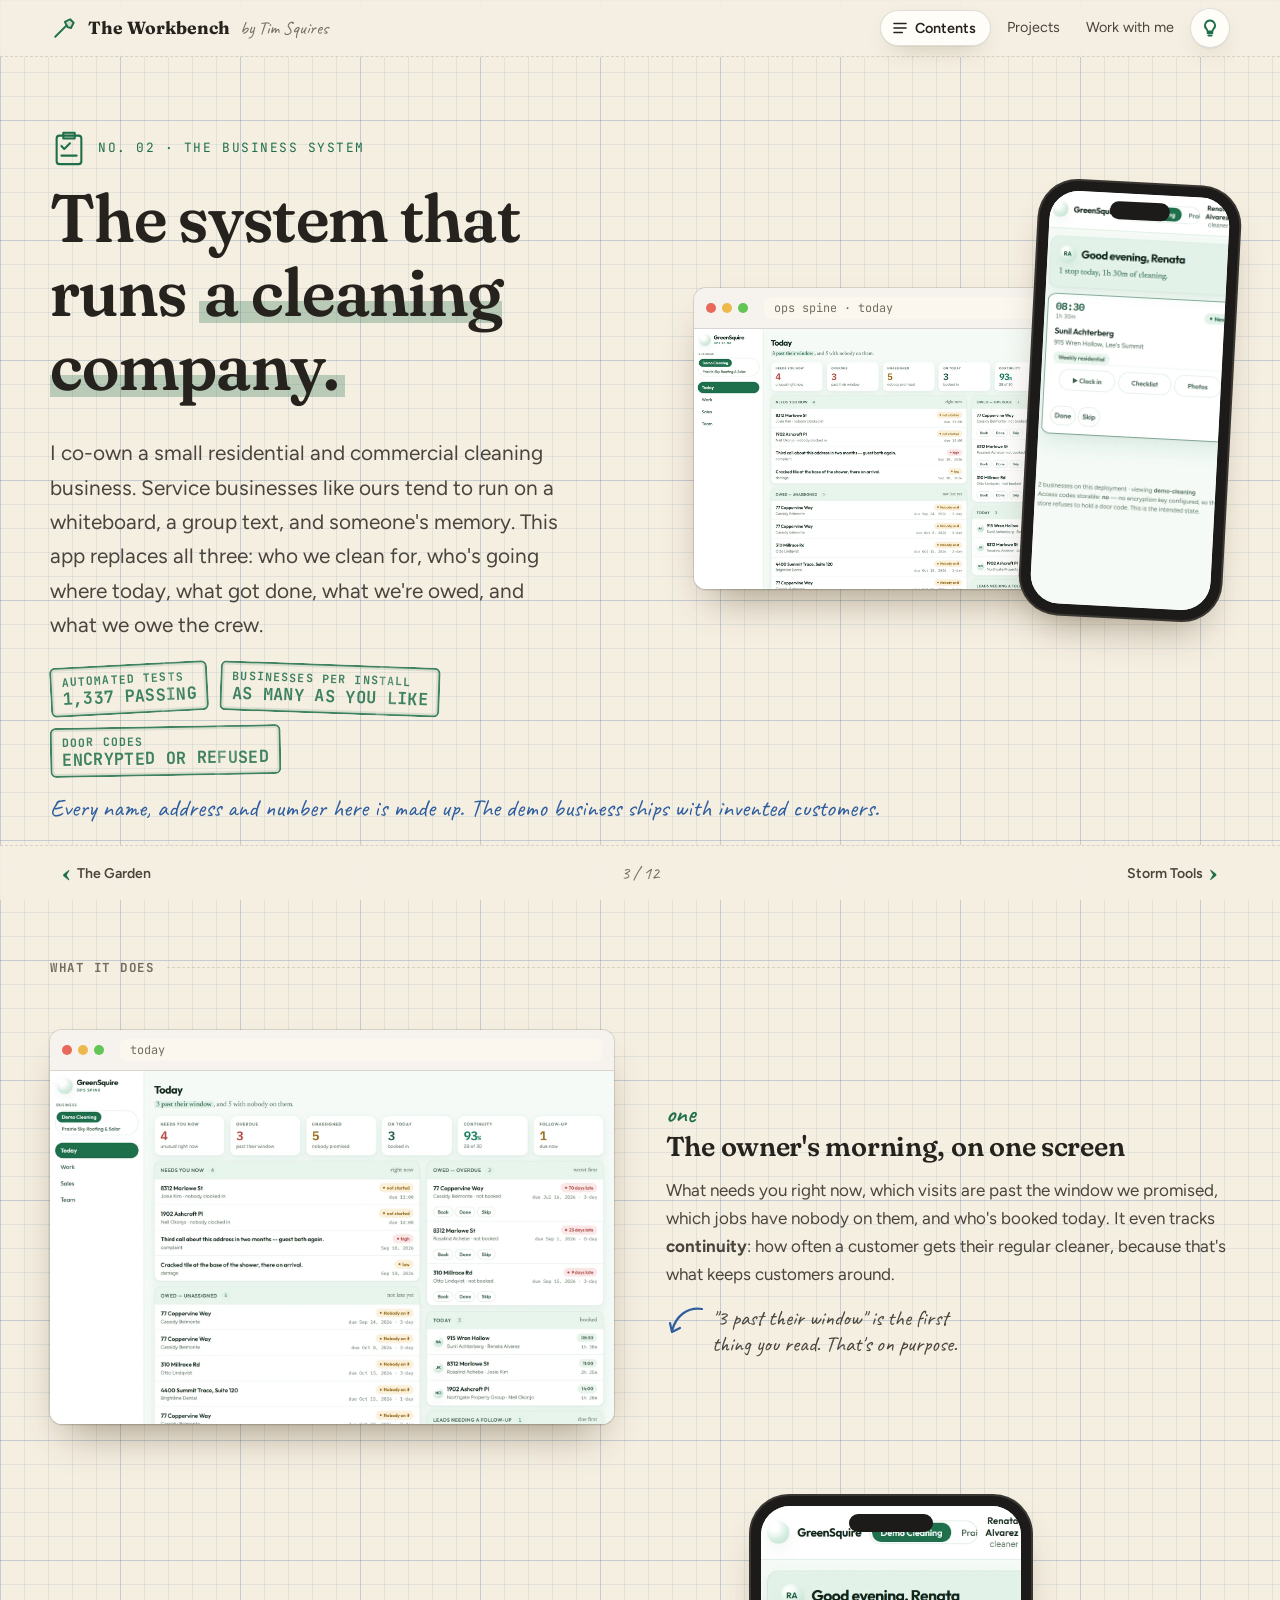
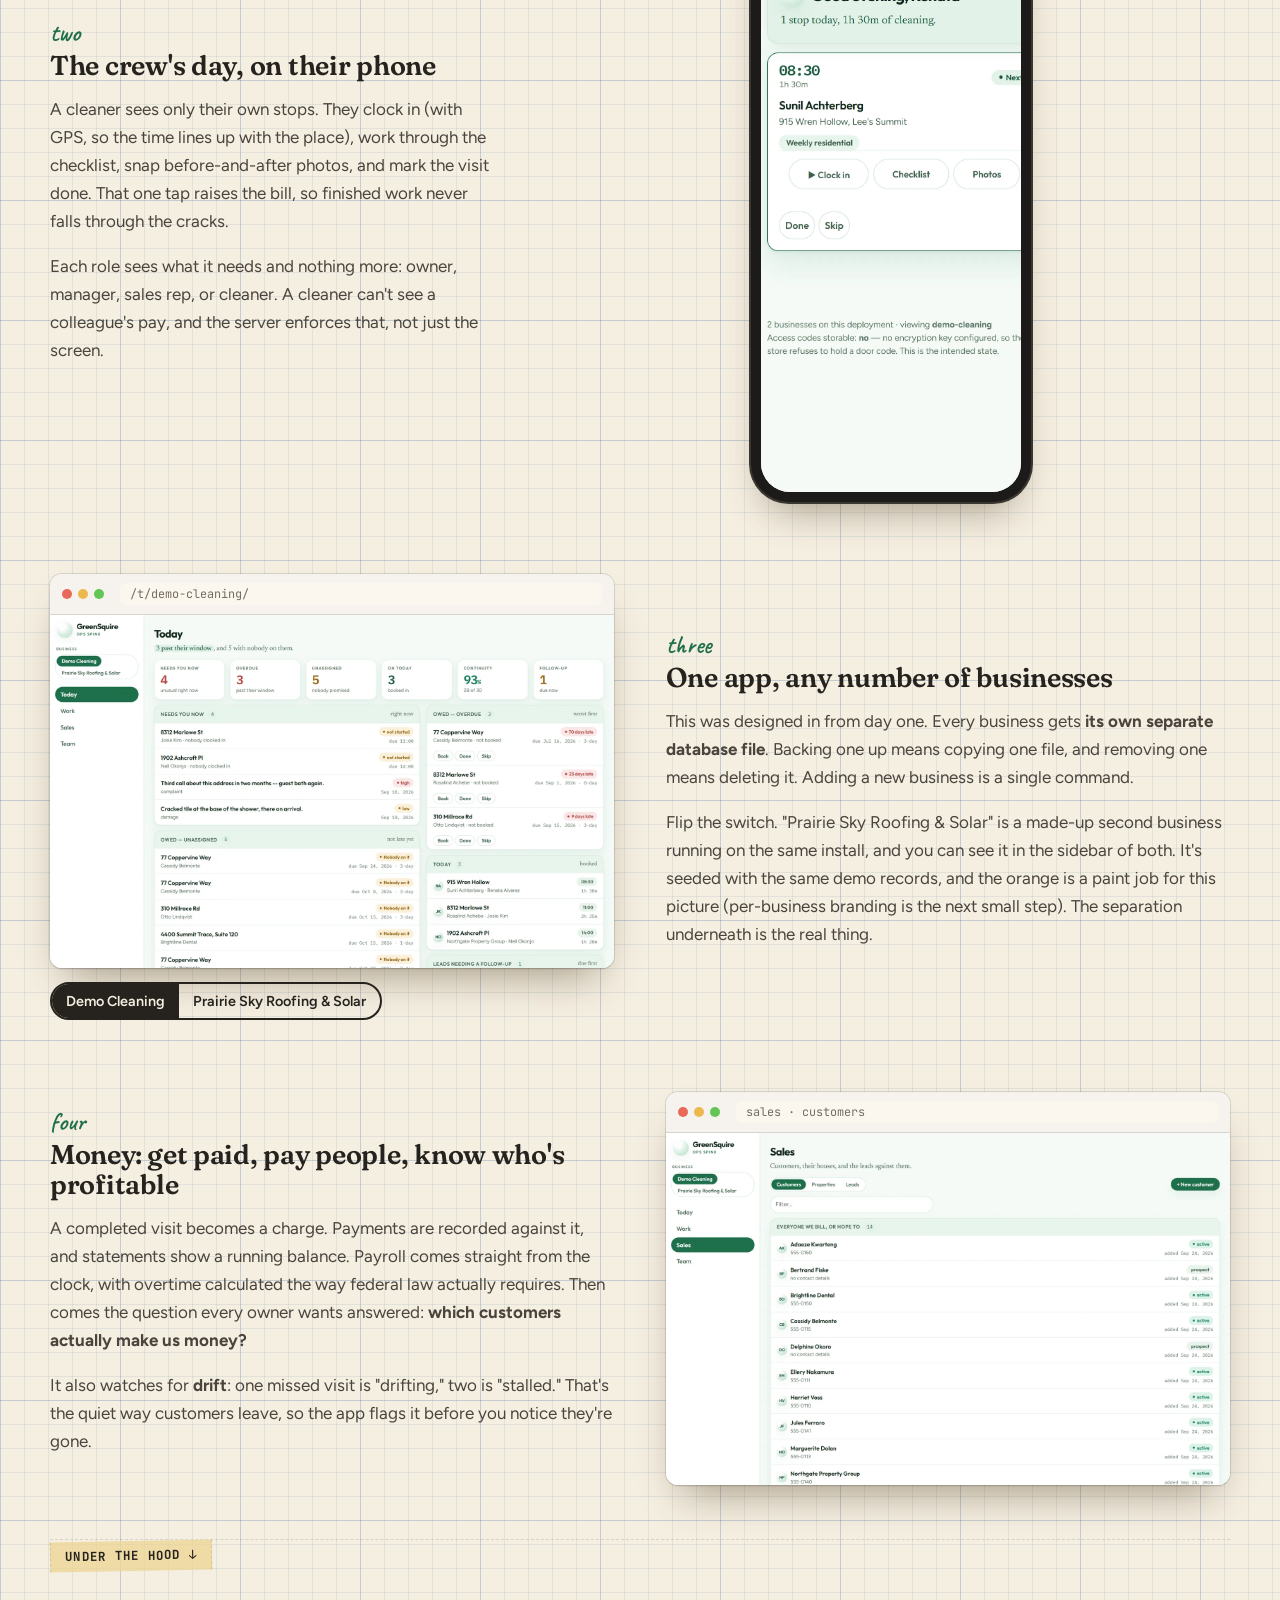
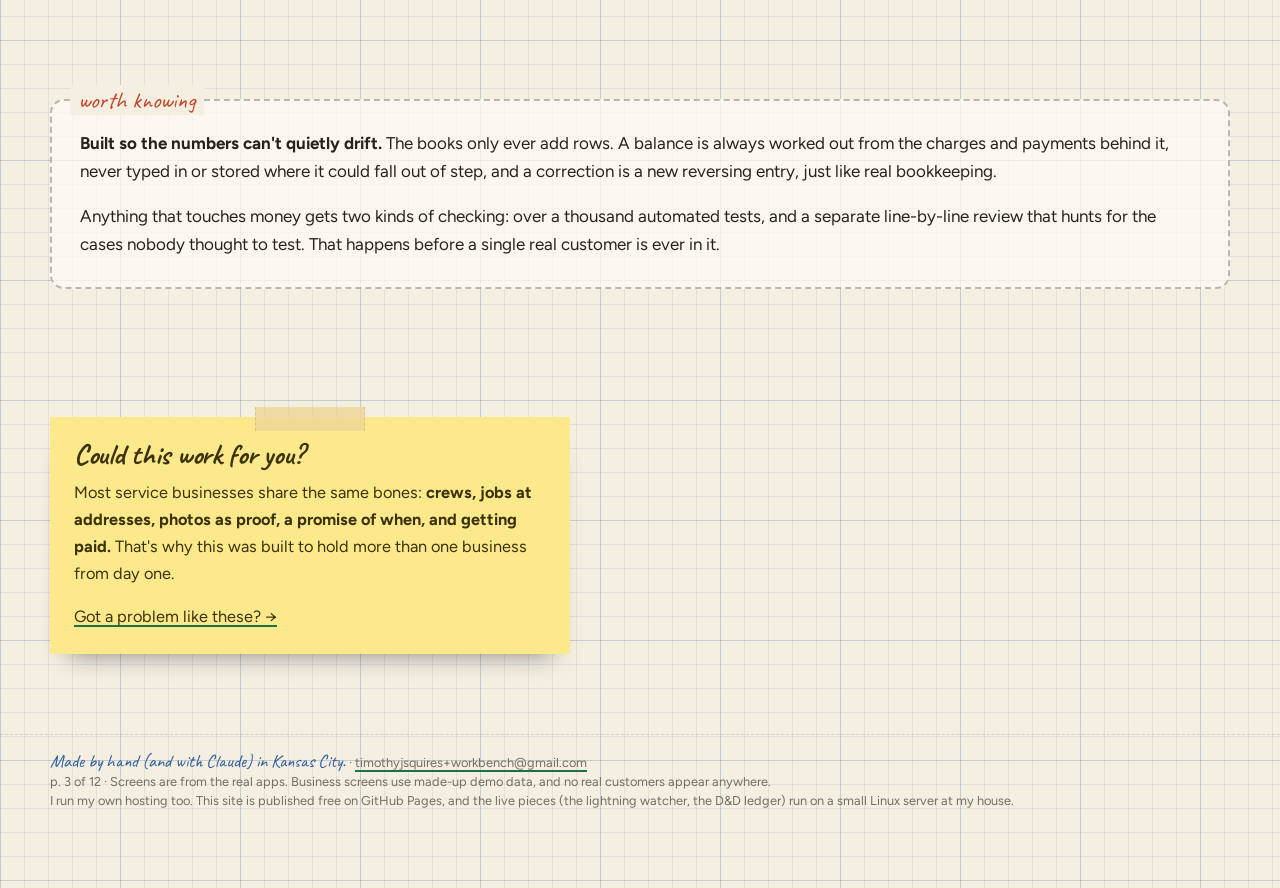
<file: crm.html>
<!doctype html>
<html lang="en">
<head>
<meta charset="utf-8">
<meta name="viewport" content="width=device-width, initial-scale=1">
<title>The Business System · The Workbench</title>
<meta name="description" content="The system that runs a cleaning business: customers, crews, recurring schedules, clock-in with GPS, photos, billing and payroll. One app that can run any number of separate businesses.">
<meta name="robots" content="noindex, nofollow">
<meta property="og:title" content="The system that runs a cleaning company">
<meta property="og:description" content="Customers, crews, schedules, photos, billing and payroll. One app, any number of businesses.">
<meta property="og:image" content="https://tsquires21.github.io/workbench/img/og-card.png">
<meta name="twitter:card" content="summary_large_image">
<link rel="icon" href="assets/favicon.svg" type="image/svg+xml">
<link rel="preconnect" href="https://fonts.googleapis.com">
<link rel="preconnect" href="https://fonts.gstatic.com" crossorigin>
<link rel="stylesheet" href="https://fonts.googleapis.com/css2?family=Caveat:wght@500;700&family=Figtree:wght@400;600;700&family=Fraunces:opsz,wght,SOFT,WONK@9..144,500..700,0..100,0..1&family=JetBrains+Mono:wght@400;700&display=swap">
<link rel="stylesheet" href="assets/site.css">
</head>
<body data-accent="crm">
<a class="skip" href="#main">Skip to content</a>
<header class="topbar"><div class="wrap">
  <a class="brand" href="index.html"><svg class="doodle" viewBox="0 0 32 32" aria-hidden="true"><path d="M6 26 L19 13"/><path d="M17 9 l6 -3 l4 4 l-3 6 l-4 -1 z"/><path class="fill" d="M17 9 l6 -3 l4 4 l-3 6 l-4 -1 z"/></svg>The Workbench <small>by Tim Squires</small></a>
  <nav><a class="hide-sm" href="index.html#projects">Projects</a><a class="hide-sm" href="build-for-you.html">Work with me</a>
    <button class="lamp" type="button" aria-label="Toggle theme"><svg class="doodle" viewBox="0 0 24 24" aria-hidden="true"><path d="M9 18h6M10 21h4"/><path d="M12 3a6 6 0 0 0-4 10.5c.8.8 1 1.5 1 2.5h6c0-1 .2-1.7 1-2.5A6 6 0 0 0 12 3z"/></svg></button></nav>
</div></header>

<main id="main">
  <section class="hero wrap">
    <div class="hero-grid">
      <div>
        <div class="kicker"><svg class="doodle" viewBox="0 0 40 40" aria-hidden="true"><rect x="7" y="7" width="26" height="30" rx="3"/><path d="M14 4h12v6H14z"/><path class="fill" d="M14 4h12v6H14z"/><path d="M12 18l3 3 6-6M12 28h16"/></svg>No. 02 · The Business System</div>
        <h1>The system that runs <span class="scribble">a cleaning company.</span></h1>
        <p class="lede">I co-own a small residential and commercial cleaning business. Service businesses like ours tend to run on a whiteboard, a group text, and someone's memory. This app replaces all three: who we clean for, who's going where today, what got done, what we're owed, and what we owe the crew.</p>
        <div class="stamps">
          <span class="stamp">Automated tests<b>1,337 passing</b></span>
          <span class="stamp">Businesses per install<b>as many as you like</b></span>
          <span class="stamp">Door codes<b>encrypted or refused</b></span>
        </div>
      </div>
      <div class="stage-combo">
        <div class="browser"><div class="bar"><i></i><i></i><i></i><span>ops spine · today</span></div>
          <img src="img/crm/owner-today.webp" alt="The owner's Today screen: counts of what needs attention, overdue visits, today's bookings" width="1600" height="1000" data-zoom></div>
        <div class="phone tilt-r"><div class="screen"><img src="img/crm/cleaner-myday.webp" alt="A cleaner's phone: Good evening, one stop today, Clock in, Checklist, Photos" width="780" height="1688"></div></div>
      </div>
    </div>
    <p class="hand" style="margin-top:18px">Every name, address and number here is made up. The demo business ships with invented customers.</p>
  </section>

  <section class="block wrap">
    <div class="section-label">What it does</div>

    <div class="beat">
      <div class="browser"><div class="bar"><i></i><i></i><i></i><span>today</span></div><img src="img/crm/owner-today.webp" alt="Today: needs you now, overdue, unassigned, on today, continuity 93%, follow-ups" width="1600" height="1000" data-zoom></div>
      <div class="prose">
        <span class="num">one</span>
        <h3>The owner's morning, on one screen</h3>
        <p>What needs you right now, which visits are past the window we promised, which jobs have nobody on them, and who's booked today. It even tracks <strong>continuity</strong>: how often a customer gets their regular cleaner, because that's what keeps customers around.</p>
        <p class="note"><svg class="doodle" viewBox="0 0 40 40" aria-hidden="true"><path d="M36 8 C 22 6, 10 14, 6 30"/><path d="M4 22 L6 31 L14 27"/></svg>"3 past their window" is the first thing you read. That's on purpose.</p>
      </div>
    </div>

    <div class="beat flip narrow-visual">
      <div class="device-stage"><div class="phone"><div class="screen"><img src="img/crm/cleaner-myday.webp" alt="The cleaner's My Day screen with clock in, checklist and photo buttons" width="780" height="1688" data-zoom></div></div></div>
      <div class="prose">
        <span class="num">two</span>
        <h3>The crew's day, on their phone</h3>
        <p>A cleaner sees only their own stops. They clock in (with GPS, so the time lines up with the place), work through the checklist, snap before-and-after photos, and mark the visit done. That one tap raises the bill, so finished work never falls through the cracks.</p>
        <p>Each role sees what it needs and nothing more: owner, manager, sales rep, or cleaner. A cleaner can't see a colleague's pay, and the server enforces that, not just the screen.</p>
      </div>
    </div>

    <div class="beat">
      <div>
        <div class="browser"><div class="bar"><i></i><i></i><i></i><span id="tenant-cap">/t/demo-cleaning/</span></div>
          <div class="swap" id="tenantswap">
            <img class="main" src="img/crm/owner-today.webp" alt="The app running for the demo cleaning business, in green" width="1600" height="1000" data-zoom>
            <img class="alt" src="img/crm/roofing-today.webp" alt="The same app running for a second, fictional roofing and solar business, in orange" width="1600" height="1000" data-zoom>
          </div>
        </div>
        <div class="seg" data-swap="#tenantswap" data-caption="#tenant-cap" style="margin-top:14px" role="group" aria-label="Which business">
          <button type="button" aria-pressed="true" data-url="/t/demo-cleaning/">Demo Cleaning</button>
          <button type="button" aria-pressed="false" data-url="/t/prairie-sky/">Prairie Sky Roofing &amp; Solar</button>
        </div>
      </div>
      <div class="prose">
        <span class="num">three</span>
        <h3>One app, any number of businesses</h3>
        <p>This was designed in from day one. Every business gets <strong>its own separate database file</strong>. Backing one up means copying one file, and removing one means deleting it. Adding a new business is a single command.</p>
        <p>Flip the switch. "Prairie Sky Roofing &amp; Solar" is a made-up second business running on the same install, and you can see it in the sidebar of both. It's seeded with the same demo records, and the orange is a paint job for this picture (per-business branding is the next small step). The separation underneath is the real thing.</p>
      </div>
    </div>

    <div class="beat flip">
      <div class="browser crop-top"><div class="bar"><i></i><i></i><i></i><span>sales · customers</span></div><img src="img/crm/owner-sales.webp" alt="Sales: customer list with status" width="1600" height="1000" data-zoom></div>
      <div class="prose">
        <span class="num">four</span>
        <h3>Money: get paid, pay people, know who's profitable</h3>
        <p>A completed visit becomes a charge. Payments are recorded against it, and statements show a running balance. Payroll comes straight from the clock, with overtime calculated the way federal law actually requires. Then comes the question every owner wants answered: <strong>which customers actually make us money?</strong></p>
        <p>It also watches for <strong>drift</strong>: one missed visit is "drifting," two is "stalled." That's the quiet way customers leave, so the app flags it before you notice they're gone.</p>
      </div>
    </div>

    <details class="hood">
      <summary>Under the hood</summary>
      <div class="inner">
        <ul>
          <li><strong>Python + Flask + SQLite</strong>, one database per business plus a small control database that lists them. Every page and API route lives under <code>/t/&lt;business&gt;/</code>, and nothing can read across.</li>
          <li><strong>Schedules are promises, not calendar rows.</strong> "Every other Tuesday" is stored as a standing obligation, and visits are worked out from it. Late, unassigned and missed visits are always computed fresh, so the numbers are right even on a machine that was off for a week.</li>
          <li><strong>Properties are keyed to county parcel IDs</strong>, the county's own identifier for a piece of land, so an address typed three different ways is still one house.</li>
          <li><strong>The ledger only ever adds rows.</strong> A balance is always the sum of its charges and payments, never a stored number that can drift. Corrections are reversing rows, like real bookkeeping.</li>
          <li><strong>Door codes are encrypted at rest.</strong> With no encryption key configured, the app refuses to store them at all rather than falling back to plain text.</li>
          <li><strong>1,337 automated tests.</strong> Plus a demo mode with one-click logins for each role, which is how these screenshots were taken.</li>
        </ul>
      </div>
    </details>
  </section>

  <section class="block wrap">
    <div class="honest">
      <p><strong>Built so the numbers can't quietly drift.</strong> The books only ever add rows. A balance is always worked out from the charges and payments behind it, never typed in or stored where it could fall out of step, and a correction is a new reversing entry, just like real bookkeeping.</p>
      <p>Anything that touches money gets two kinds of checking: over a thousand automated tests, and a separate line-by-line review that hunts for the cases nobody thought to test. That happens before a single real customer is ever in it.</p>
    </div>
  </section>

  <section class="block wrap">
    <div class="sticky">
      <h3>Could this work for you?</h3>
      <p>Most service businesses share the same bones: <strong>crews, jobs at addresses, photos as proof, a promise of when, and getting paid.</strong> That's why this was built to hold more than one business from day one.</p>
      <p style="margin:0"><a href="build-for-you.html">Got a problem like these? →</a></p>
    </div>
  </section>

  <nav class="pager" data-pager aria-label="Previous and next page"></nav>
</main>

<footer class="foot"><div class="wrap">
  <span class="hand">Made by hand (and with Claude) in Kansas City.</span> · <a data-contact href="#contact"><span data-contact-text>timothyjsquires+workbench [at] gmail [dot] com</span></a><br>
  <span data-pageno></span> · Screens are from the real apps. Business screens use made-up demo data, and no real customers appear anywhere.<br>
  I run my own hosting too. This site is published free on GitHub Pages, and the live pieces (the lightning watcher, the D&amp;D ledger) run on a small Linux server at my house.
</div></footer>
<script src="assets/site.js"></script>
</body>
</html>
</file>
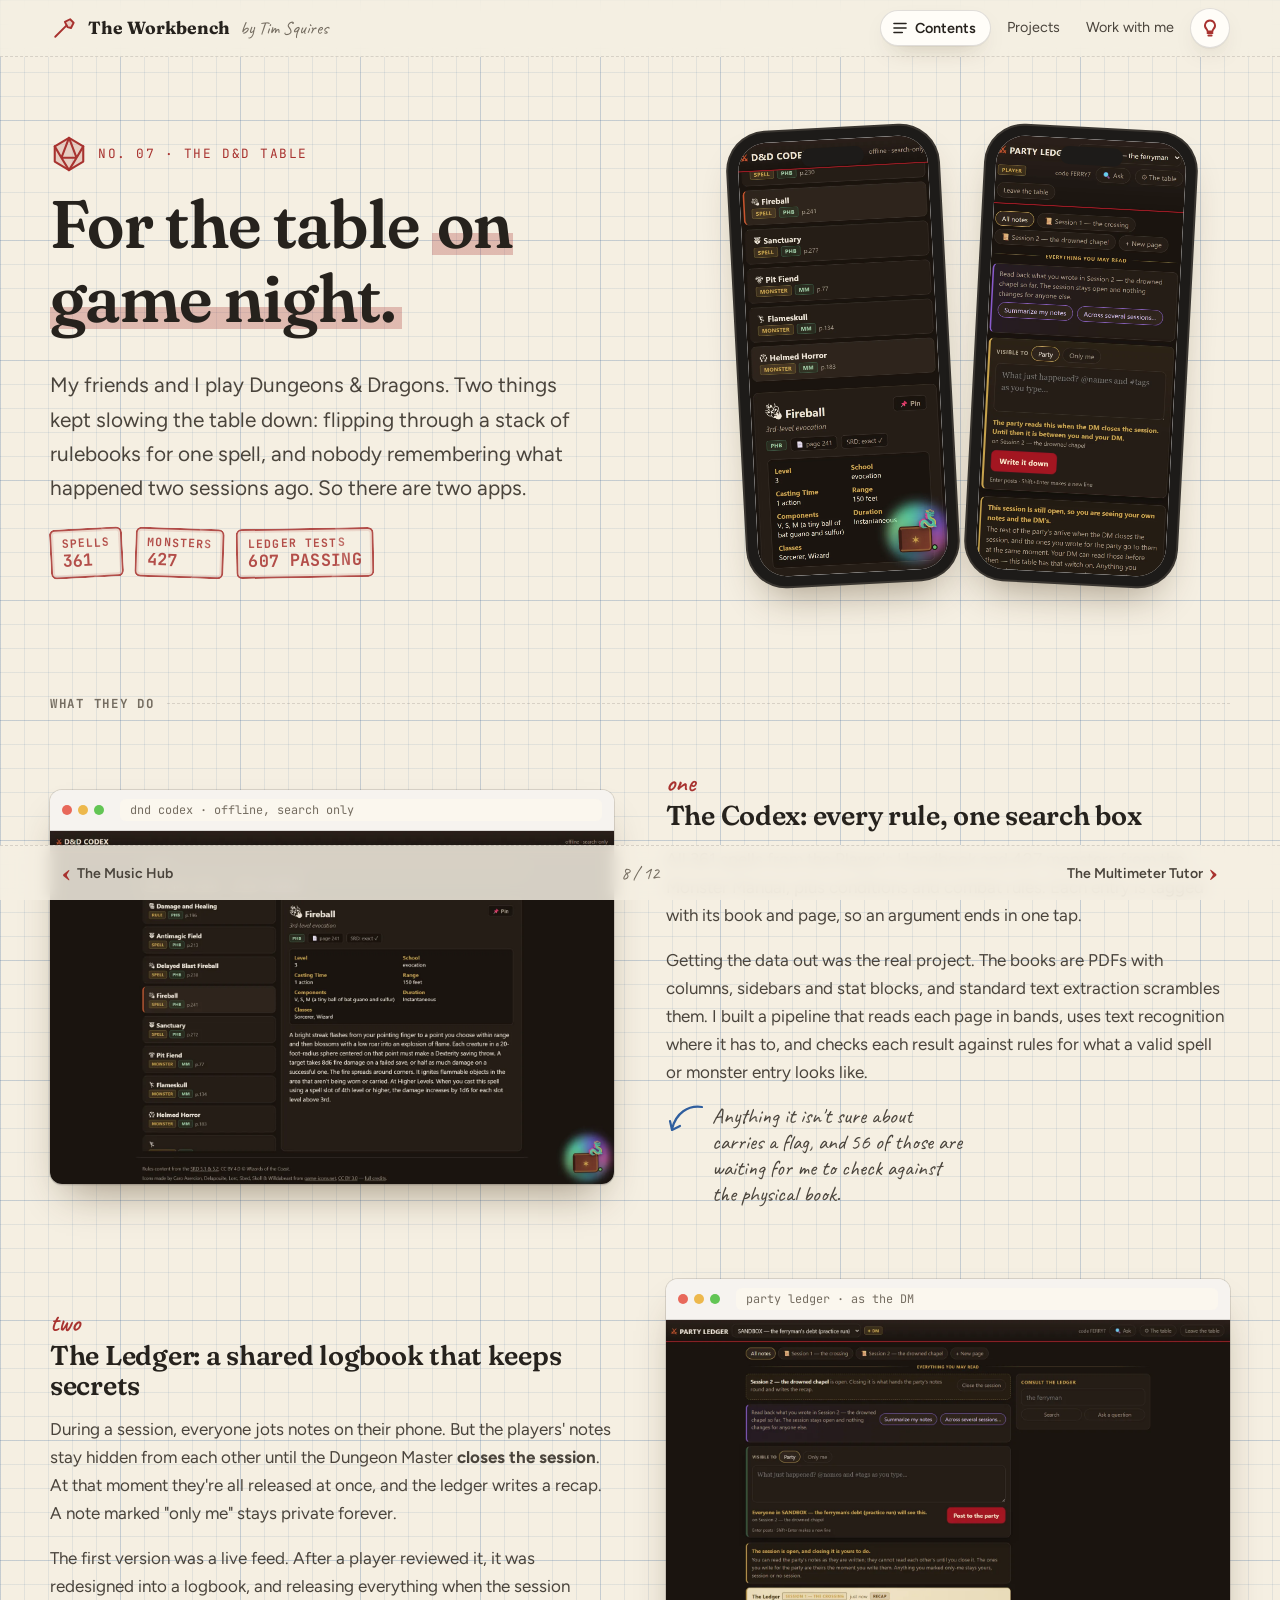
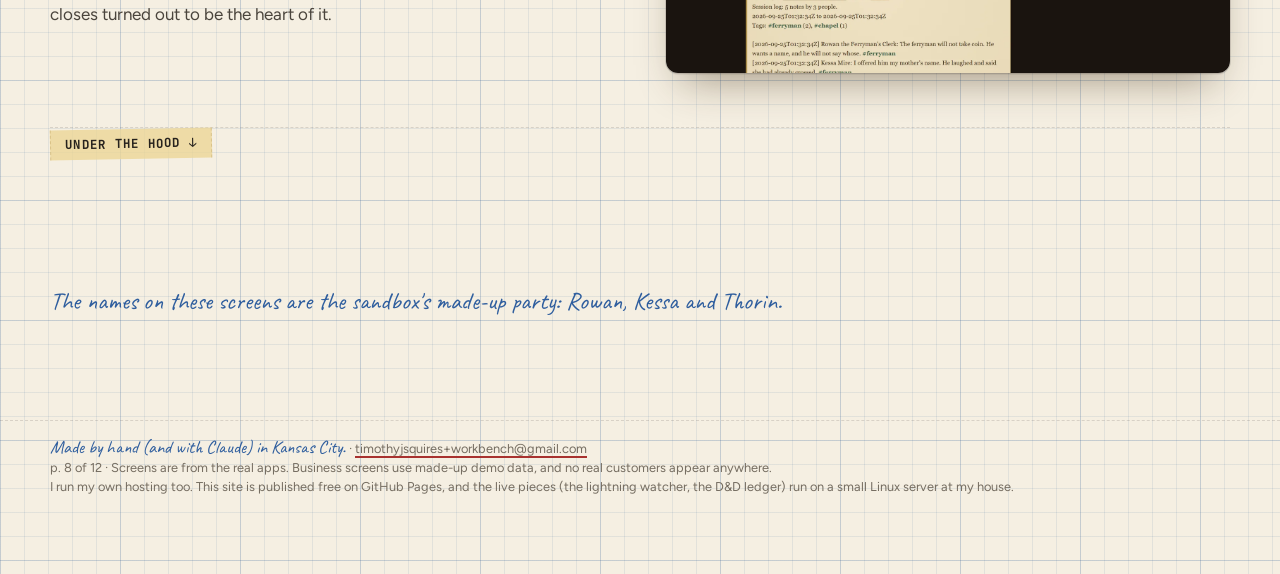
<file: dnd.html>
<!doctype html>
<html lang="en">
<head>
<meta charset="utf-8">
<meta name="viewport" content="width=device-width, initial-scale=1">
<title>The D&amp;D Table · The Workbench</title>
<meta name="description" content="Two tools for a Dungeons &amp; Dragons group: a rules codex with 361 spells and 427 monsters extracted from the books, and a shared session logbook that keeps secrets until the DM closes the session.">
<meta name="robots" content="noindex, nofollow">
<meta property="og:title" content="The D&amp;D table">
<meta property="og:description" content="A rules codex pulled from the books, and a logbook that keeps secrets until the session ends.">
<meta property="og:image" content="https://tsquires21.github.io/workbench/img/og-card.png">
<meta name="twitter:card" content="summary_large_image">
<link rel="icon" href="assets/favicon.svg" type="image/svg+xml">
<link rel="preconnect" href="https://fonts.googleapis.com">
<link rel="preconnect" href="https://fonts.gstatic.com" crossorigin>
<link rel="stylesheet" href="https://fonts.googleapis.com/css2?family=Caveat:wght@500;700&family=Figtree:wght@400;600;700&family=Fraunces:opsz,wght,SOFT,WONK@9..144,500..700,0..100,0..1&family=JetBrains+Mono:wght@400;700&display=swap">
<link rel="stylesheet" href="assets/site.css">
</head>
<body data-accent="dnd">
<a class="skip" href="#main">Skip to content</a>
<header class="topbar"><div class="wrap">
  <a class="brand" href="index.html"><svg class="doodle" viewBox="0 0 32 32" aria-hidden="true"><path d="M6 26 L19 13"/><path d="M17 9 l6 -3 l4 4 l-3 6 l-4 -1 z"/><path class="fill" d="M17 9 l6 -3 l4 4 l-3 6 l-4 -1 z"/></svg>The Workbench <small>by Tim Squires</small></a>
  <nav><a class="hide-sm" href="index.html#projects">Projects</a><a class="hide-sm" href="build-for-you.html">Work with me</a>
    <button class="lamp" type="button" aria-label="Toggle theme"><svg class="doodle" viewBox="0 0 24 24" aria-hidden="true"><path d="M9 18h6M10 21h4"/><path d="M12 3a6 6 0 0 0-4 10.5c.8.8 1 1.5 1 2.5h6c0-1 .2-1.7 1-2.5A6 6 0 0 0 12 3z"/></svg></button></nav>
</div></header>

<main id="main">
  <section class="hero wrap">
    <div class="hero-grid">
      <div>
        <div class="kicker"><svg class="doodle" viewBox="0 0 40 40" aria-hidden="true"><path d="M20 3 L35 12 V28 L20 37 L5 28 V12 Z"/><path class="fill" d="M20 3 L35 12 V28 L20 37 L5 28 V12 Z"/><path d="M20 3 L12 24 H28 Z M5 12 L12 24 M35 12 L28 24 M12 24 L20 37 L28 24"/></svg>No. 07 · The D&amp;D Table</div>
        <h1>For the table <span class="scribble">on game night.</span></h1>
        <p class="lede">My friends and I play Dungeons &amp; Dragons. Two things kept slowing the table down: flipping through a stack of rulebooks for one spell, and nobody remembering what happened two sessions ago. So there are two apps.</p>
        <div class="stamps">
          <span class="stamp">Spells<b>361</b></span>
          <span class="stamp">Monsters<b>427</b></span>
          <span class="stamp">Ledger tests<b>607 passing</b></span>
        </div>
      </div>
      <div class="device-stage">
        <div class="phone small tilt-l"><div class="screen"><img src="img/dnd/codex-phone.webp" alt="The D&amp;D Codex on a phone: conditions list with rule and page references" width="780" height="1688" data-zoom></div></div>
        <div class="phone small tilt-r"><div class="screen"><img src="img/dnd/ledger-player-phone.webp" alt="Party Ledger on a phone, as a player: write a note visible to the party or only me" width="780" height="1688" data-zoom></div></div>
      </div>
    </div>
  </section>

  <section class="block wrap">
    <div class="section-label">What they do</div>

    <div class="beat">
      <div class="browser"><div class="bar"><i></i><i></i><i></i><span>dnd codex · offline, search only</span></div><img src="img/dnd/codex-desk.webp" alt="The codex on desktop: search box, filters for rules, spells and monsters, and a list of conditions" width="1600" height="1000" data-zoom></div>
      <div class="prose">
        <span class="num">one</span>
        <h3>The Codex: every rule, one search box</h3>
        <p>All 361 spells from the Player's Handbook and 427 monsters from the Monster Manual, plus conditions and combat rules. Each entry is tagged with its book and page, so an argument ends in one tap.</p>
        <p>Getting the data out was the real project. The books are PDFs with columns, sidebars and stat blocks, and standard text extraction scrambles them. I built a pipeline that reads each page in bands, uses text recognition where it has to, and checks each result against rules for what a valid spell or monster entry looks like.</p>
        <p class="note"><svg class="doodle" viewBox="0 0 40 40" aria-hidden="true"><path d="M36 8 C 22 6, 10 14, 6 30"/><path d="M4 22 L6 31 L14 27"/></svg>Anything it isn't sure about carries a flag, and 56 of those are waiting for me to check against the physical book.</p>
      </div>
    </div>

    <div class="beat flip">
      <div class="browser"><div class="bar"><i></i><i></i><i></i><span>party ledger · as the DM</span></div><img src="img/dnd/ledger-dm-desk.webp" alt="Party Ledger as the DM: close the session, post to the party, and the recap the ledger wrote for session one" width="1600" height="1000" data-zoom></div>
      <div class="prose">
        <span class="num">two</span>
        <h3>The Ledger: a shared logbook that keeps secrets</h3>
        <p>During a session, everyone jots notes on their phone. But the players' notes stay hidden from each other until the Dungeon Master <strong>closes the session</strong>. At that moment they're all released at once, and the ledger writes a recap. A note marked "only me" stays private forever.</p>
        <p>The first version was a live feed. After a player reviewed it, it was redesigned into a logbook, and releasing everything when the session closes turned out to be the heart of it.</p>
      </div>
    </div>

    <details class="hood">
      <summary>Under the hood</summary>
      <div class="inner">
        <ul>
          <li><strong>Codex:</strong> a PDF-to-data pipeline (PyMuPDF plus OCR for the hard pages) with "oracles", small checks that know what a valid spell or stat block looks like and flag anything that doesn't. The app itself works fully offline.</li>
          <li><strong>Ledger:</strong> Python, SQLite, and a phone-friendly web page. Players join with a short code that's easy to say out loud (no 0/O or 1/I), with privacy per note and per session.</li>
          <li><strong>Search that works with no AI.</strong> Asking the ledger "what did the ferryman want?" gives cited answers from the notes. If the local AI model is available it writes a nicer answer, and if it isn't, you still get the search results.</li>
          <li>It runs on a small home server and is reachable from anyone's phone, with no app to install.</li>
        </ul>
      </div>
    </details>
  </section>

  <section class="block wrap">
    <p class="hand">The names on these screens are the sandbox's made-up party: Rowan, Kessa and Thorin.</p>
  </section>

  <nav class="pager" data-pager aria-label="Previous and next page"></nav>
</main>

<footer class="foot"><div class="wrap">
  <span class="hand">Made by hand (and with Claude) in Kansas City.</span> · <a data-contact href="#contact"><span data-contact-text>timothyjsquires+workbench [at] gmail [dot] com</span></a><br>
  <span data-pageno></span> · Screens are from the real apps. Business screens use made-up demo data, and no real customers appear anywhere.<br>
  I run my own hosting too. This site is published free on GitHub Pages, and the live pieces (the lightning watcher, the D&amp;D ledger) run on a small Linux server at my house.
</div></footer>
<script src="assets/site.js"></script>
</body>
</html>
</file>
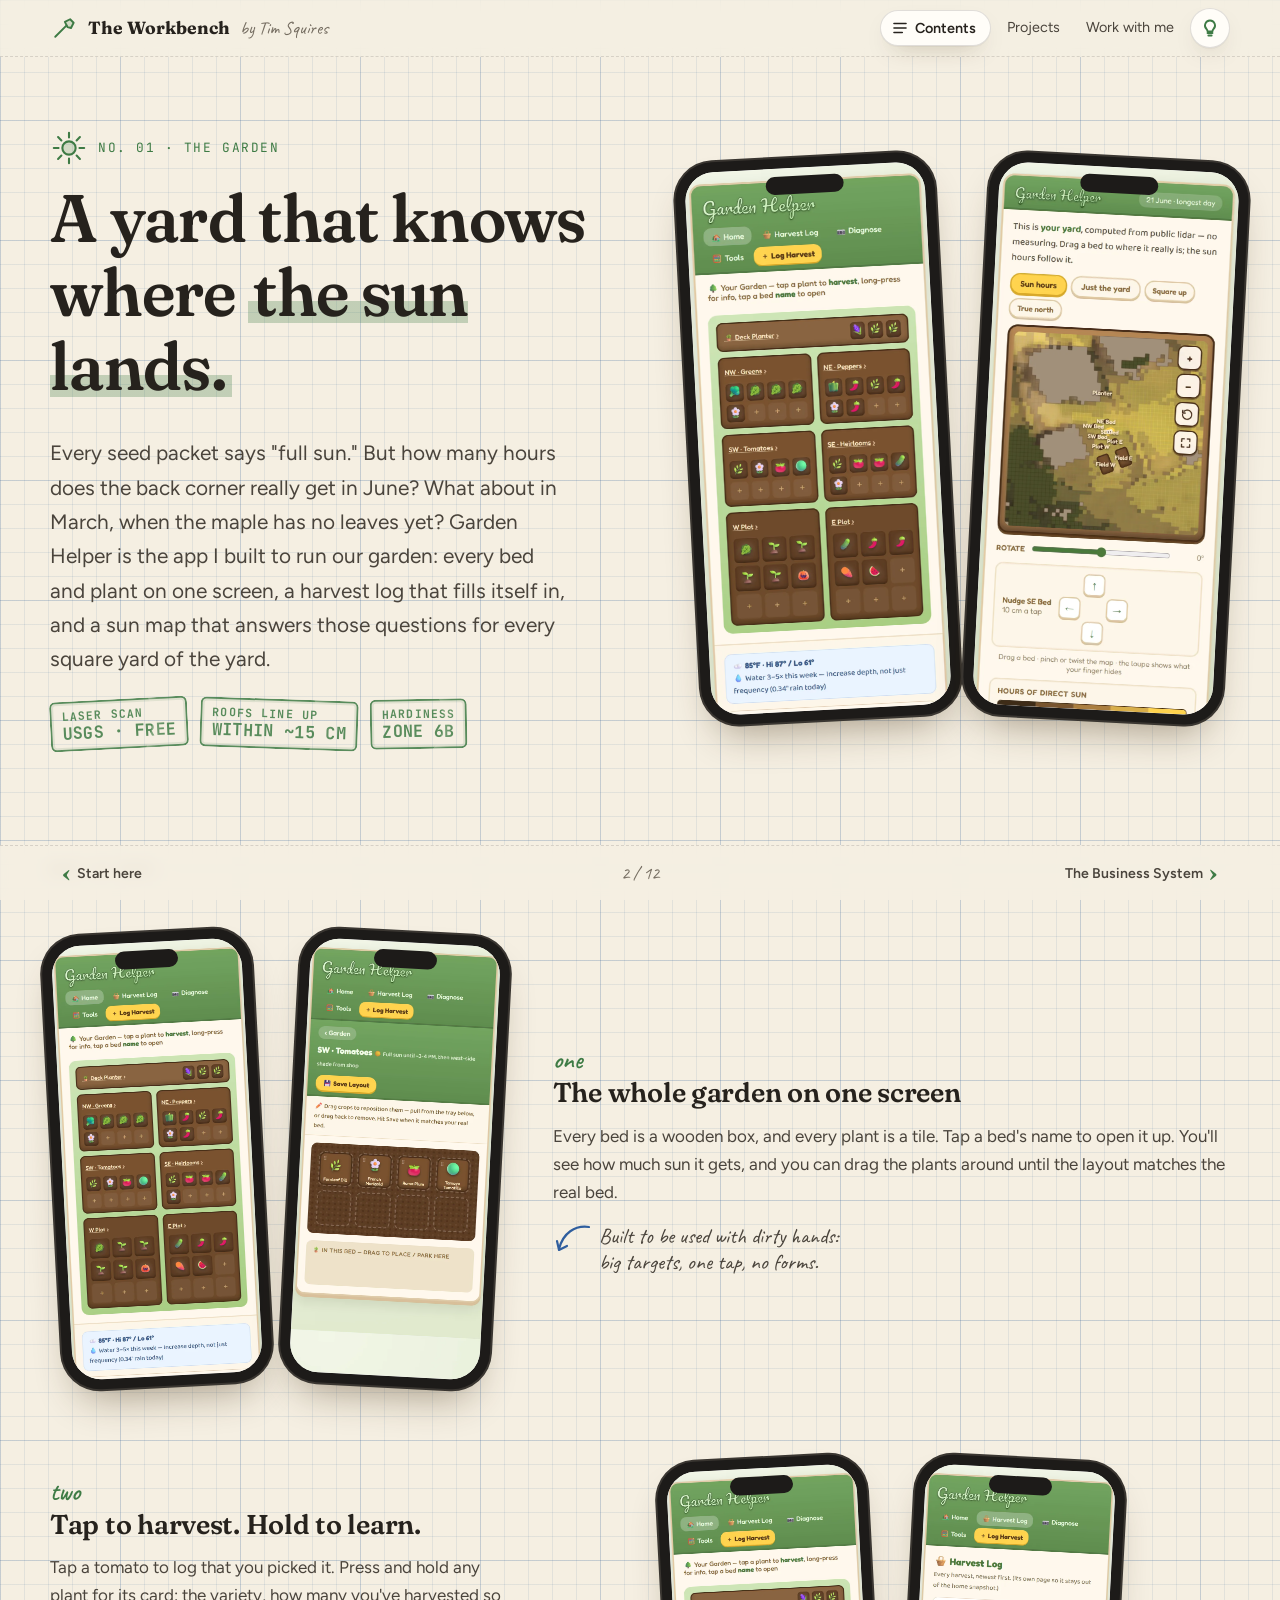
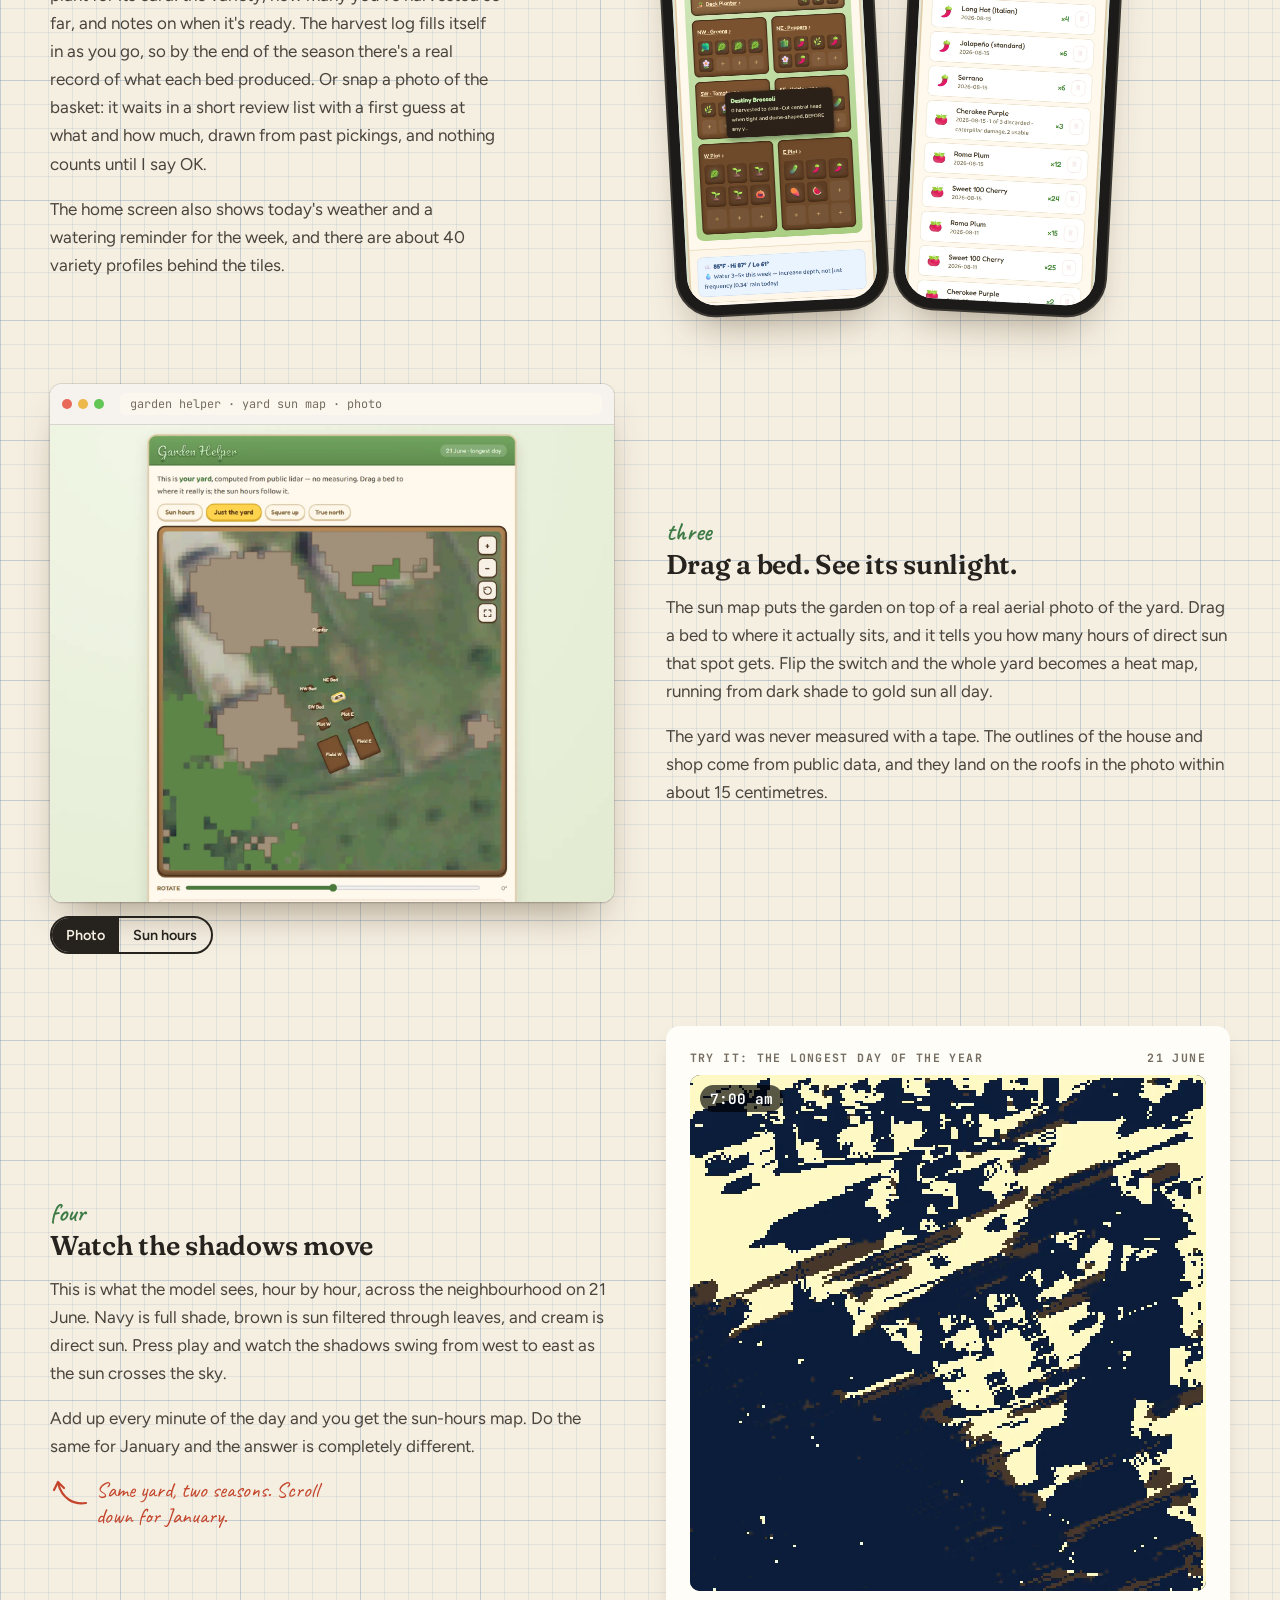
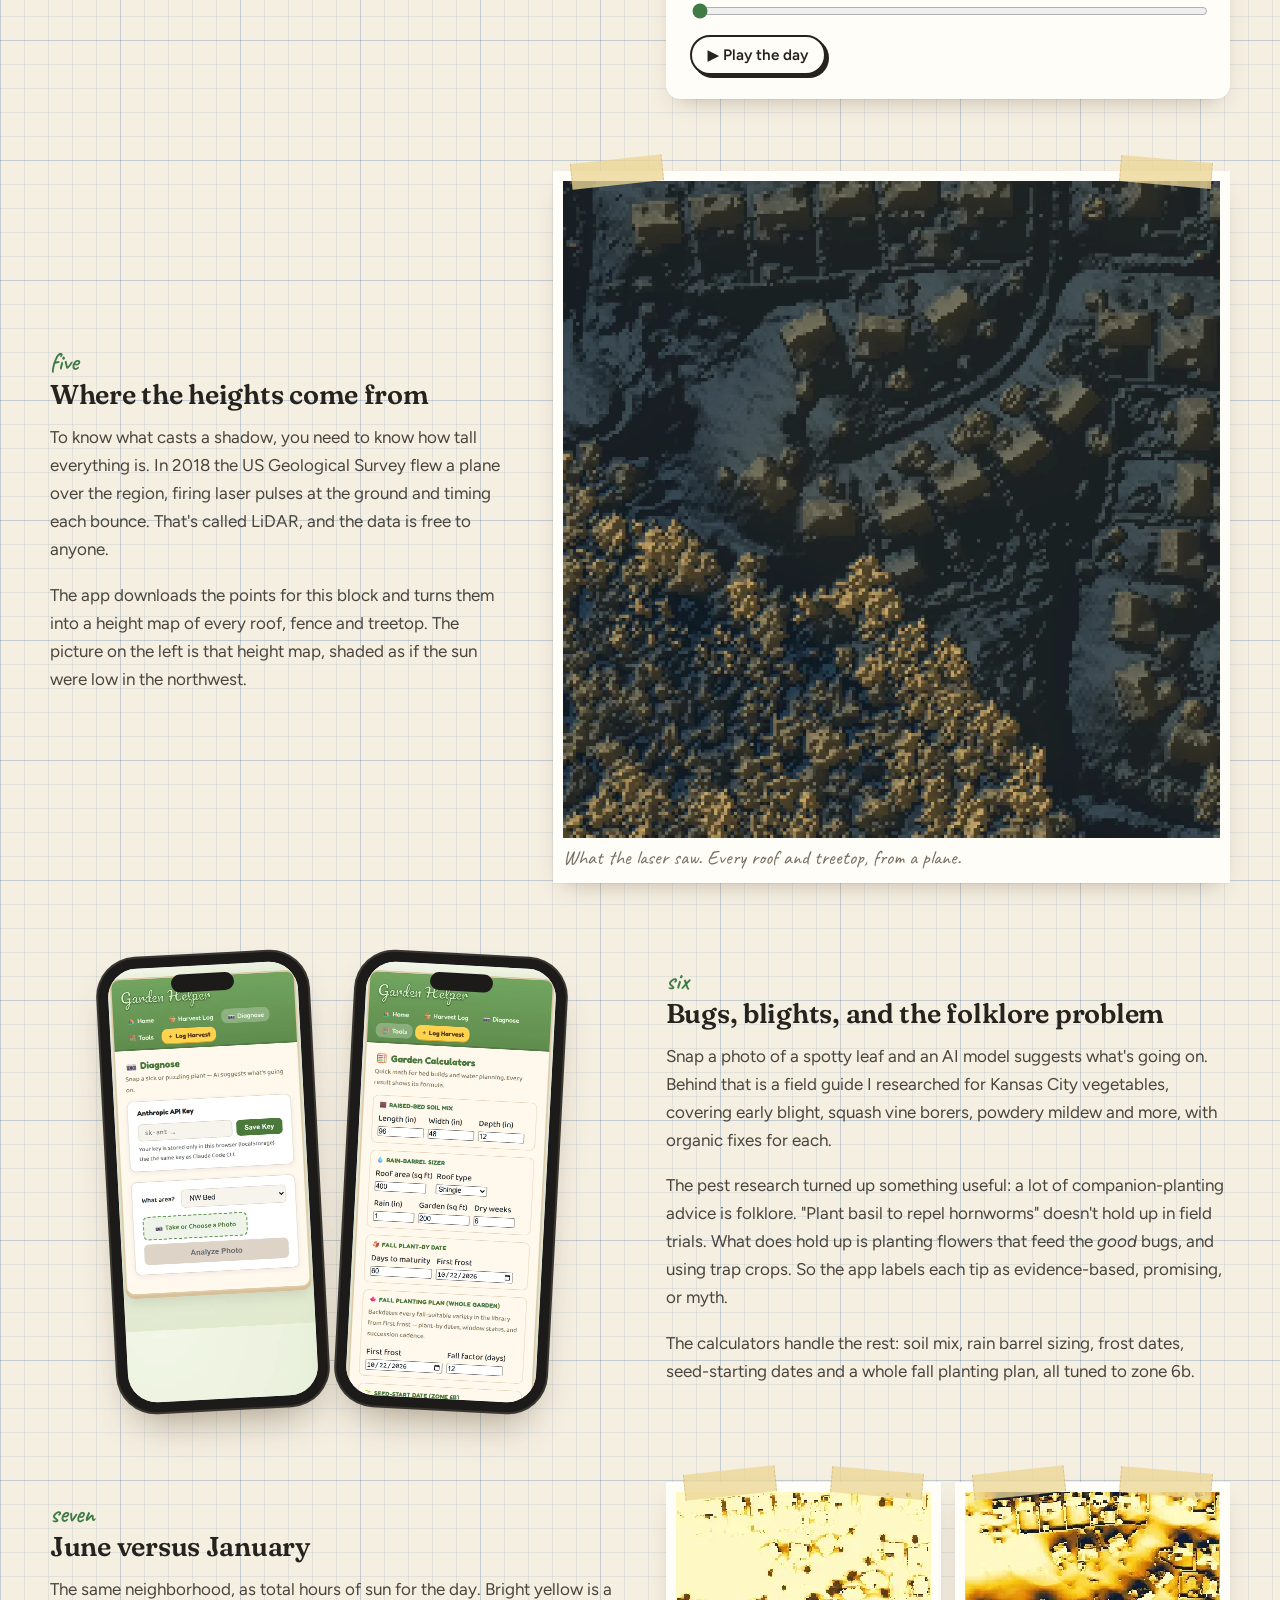
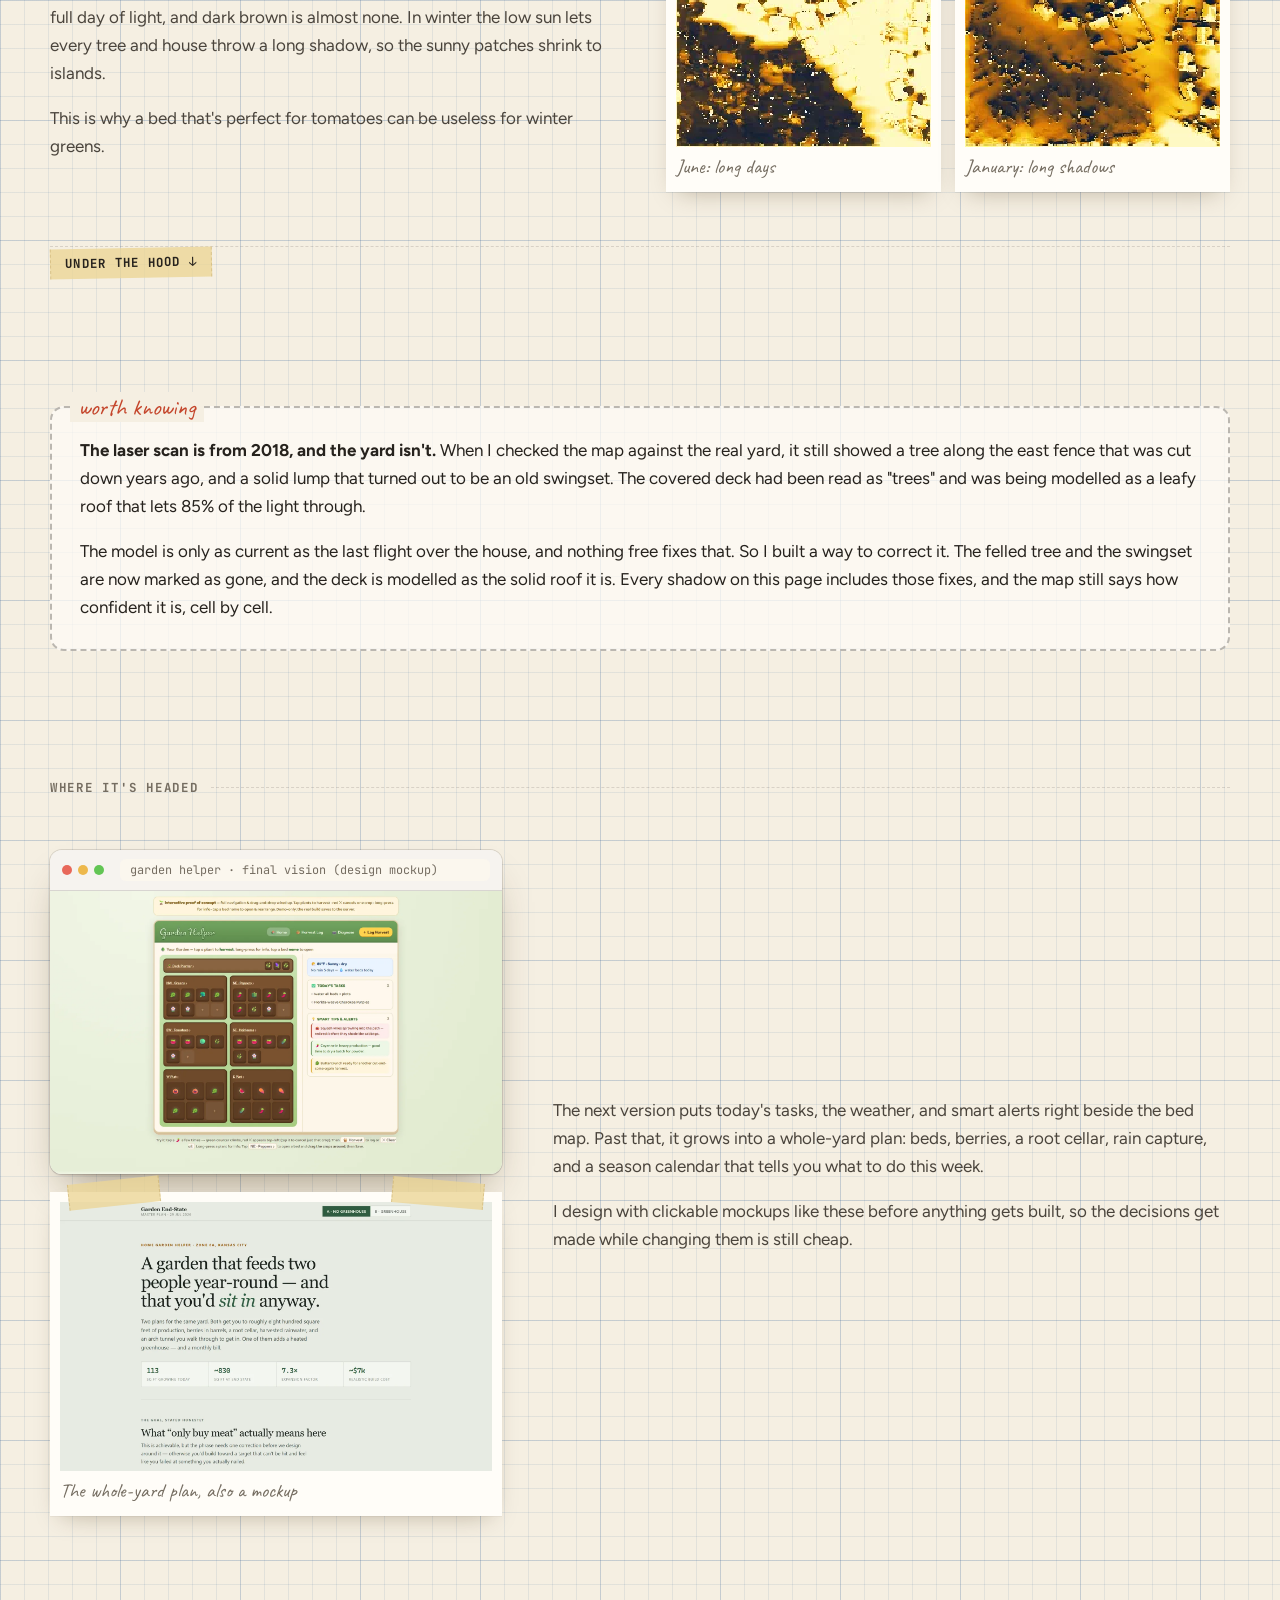
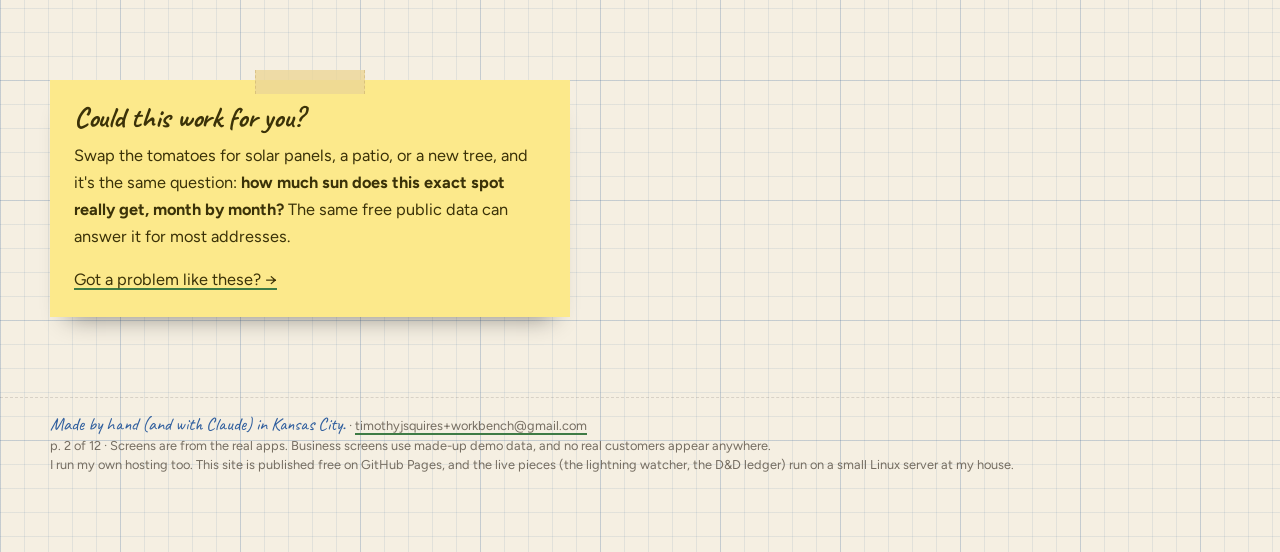
<file: garden.html>
<!doctype html>
<html lang="en">
<head>
<meta charset="utf-8">
<meta name="viewport" content="width=device-width, initial-scale=1">
<title>The Garden · The Workbench</title>
<meta name="description" content="A garden app that works out how many hours of sun every part of the yard gets, using free government LiDAR scans, sun-position math, and shade from every tree and roof.">
<meta name="robots" content="noindex, nofollow">
<meta property="og:title" content="A yard that knows where the sun lands">
<meta property="og:description" content="Free government laser scans, sun math to the minute, and shade traced from every tree and roof.">
<meta property="og:image" content="https://tsquires21.github.io/workbench/img/og-card.png">
<meta name="twitter:card" content="summary_large_image">
<link rel="icon" href="assets/favicon.svg" type="image/svg+xml">
<link rel="preconnect" href="https://fonts.googleapis.com">
<link rel="preconnect" href="https://fonts.gstatic.com" crossorigin>
<link rel="stylesheet" href="https://fonts.googleapis.com/css2?family=Caveat:wght@500;700&family=Figtree:wght@400;600;700&family=Fraunces:opsz,wght,SOFT,WONK@9..144,500..700,0..100,0..1&family=JetBrains+Mono:wght@400;700&display=swap">
<link rel="stylesheet" href="assets/site.css">
</head>
<body data-accent="garden">
<a class="skip" href="#main">Skip to content</a>
<header class="topbar"><div class="wrap">
  <a class="brand" href="index.html"><svg class="doodle" viewBox="0 0 32 32" aria-hidden="true"><path d="M6 26 L19 13"/><path d="M17 9 l6 -3 l4 4 l-3 6 l-4 -1 z"/><path class="fill" d="M17 9 l6 -3 l4 4 l-3 6 l-4 -1 z"/></svg>The Workbench <small>by Tim Squires</small></a>
  <nav><a class="hide-sm" href="index.html#projects">Projects</a><a class="hide-sm" href="build-for-you.html">Work with me</a>
    <button class="lamp" type="button" aria-label="Toggle theme"><svg class="doodle" viewBox="0 0 24 24" aria-hidden="true"><path d="M9 18h6M10 21h4"/><path d="M12 3a6 6 0 0 0-4 10.5c.8.8 1 1.5 1 2.5h6c0-1 .2-1.7 1-2.5A6 6 0 0 0 12 3z"/></svg></button></nav>
</div></header>

<main id="main">
  <section class="hero wrap">
    <div class="hero-grid">
      <div>
        <div class="kicker"><svg class="doodle" viewBox="0 0 40 40" aria-hidden="true"><circle cx="20" cy="20" r="7"/><circle class="fill" cx="20" cy="20" r="7"/><path d="M20 4v5M20 31v5M4 20h5M31 20h5M8.5 8.5l3.5 3.5M28 28l3.5 3.5M8.5 31.5 12 28M28 12l3.5-3.5"/></svg>No. 01 · The Garden</div>
        <h1>A yard that knows where <span class="scribble">the sun lands.</span></h1>
        <p class="lede">Every seed packet says "full sun." But how many hours does the back corner really get in June? What about in March, when the maple has no leaves yet? Garden Helper is the app I built to run our garden: every bed and plant on one screen, a harvest log that fills itself in, and a sun map that answers those questions for every square yard of the yard.</p>
        <div class="stamps">
          <span class="stamp">Laser scan<b>USGS · free</b></span>
          <span class="stamp">Roofs line up<b>within ~15 cm</b></span>
          <span class="stamp">Hardiness<b>Zone 6b</b></span>
        </div>
      </div>
      <div class="device-stage">
        <div class="phone tilt-l"><div class="screen"><img src="img/garden/planner-home.webp" alt="Garden Helper on a phone: each bed is a wooden box with a tile per plant" width="780" height="1688" data-zoom></div></div>
        <div class="phone tilt-r"><div class="screen"><img src="img/garden/sunmap-phone.webp" alt="Garden Helper's sun map on a phone: the yard shaded by hours of sun, with the beds drawn on" width="780" height="1688" data-zoom></div></div>
      </div>
    </div>
  </section>

  <section class="block wrap">
    <div class="section-label">What it does</div>

    <div class="beat narrow-visual">
      <div class="device-stage">
        <div class="phone small tilt-l"><div class="screen"><img src="img/garden/planner-home.webp" alt="Bed map: deck planter, NW greens, NE peppers, SW tomatoes, SE heirlooms, and two in-ground plots" width="780" height="1688" data-zoom></div></div>
        <div class="phone small tilt-r"><div class="screen"><img src="img/garden/planner-bed.webp" alt="A bed opened up: the SW tomato bed, with plant tiles you drag into place and its sun described" width="780" height="1688" data-zoom></div></div>
      </div>
      <div class="prose">
        <span class="num">one</span>
        <h3>The whole garden on one screen</h3>
        <p>Every bed is a wooden box, and every plant is a tile. Tap a bed's name to open it up. You'll see how much sun it gets, and you can drag the plants around until the layout matches the real bed.</p>
        <p class="note"><svg class="doodle" viewBox="0 0 40 40" aria-hidden="true"><path d="M36 8 C 22 6, 10 14, 6 30"/><path d="M4 22 L6 31 L14 27"/></svg>Built to be used with dirty hands: big targets, one tap, no forms.</p>
      </div>
    </div>

    <div class="beat flip narrow-visual">
      <div class="device-stage">
        <div class="phone small tilt-l"><div class="screen"><img src="img/garden/planner-info.webp" alt="Pressing and holding a plant shows its card: variety, how many harvested, and picking notes" width="780" height="1688" data-zoom></div></div>
        <div class="phone small tilt-r"><div class="screen"><img src="img/garden/planner-harvest.webp" alt="Harvest log: dated entries like Roma Plum x12 and Sweet 100 Cherry x24" width="780" height="1688" data-zoom></div></div>
      </div>
      <div class="prose">
        <span class="num">two</span>
        <h3>Tap to harvest. Hold to learn.</h3>
        <p>Tap a tomato to log that you picked it. Press and hold any plant for its card: the variety, how many you've harvested so far, and notes on when it's ready. The harvest log fills itself in as you go, so by the end of the season there's a real record of what each bed produced. Or snap a photo of the basket: it waits in a short review list with a first guess at what and how much, drawn from past pickings, and nothing counts until I say OK.</p>
        <p>The home screen also shows today's weather and a watering reminder for the week, and there are about 40 variety profiles behind the tiles.</p>
      </div>
    </div>

    <div class="beat">
      <div>
        <div class="browser"><div class="bar"><i></i><i></i><i></i><span id="sunswap-cap">garden helper · yard sun map · photo</span></div>
          <div class="swap crop-app" id="sunswap">
            <img class="main" src="img/garden/sunmap-aerial.webp" alt="Garden Helper's sun map page showing the aerial photo of the yard with the beds placed on it" width="1600" height="1818" data-zoom>
            <img class="alt" src="img/garden/sunmap.webp" alt="The same page coloured by hours of direct sun" width="1600" height="1818" data-zoom>
          </div>
        </div>
        <div class="seg" data-swap="#sunswap" data-caption="#sunswap-cap" style="margin-top:14px" role="group" aria-label="Map layer">
          <button type="button" aria-pressed="true" data-url="garden helper · yard sun map · photo">Photo</button>
          <button type="button" aria-pressed="false" data-url="garden helper · yard sun map · sun hours">Sun hours</button>
        </div>
      </div>
      <div class="prose">
        <span class="num">three</span>
        <h3>Drag a bed. See its sunlight.</h3>
        <p>The sun map puts the garden on top of a real aerial photo of the yard. Drag a bed to where it actually sits, and it tells you how many hours of direct sun that spot gets. Flip the switch and the whole yard becomes a heat map, running from dark shade to gold sun all day.</p>
        <p>The yard was never measured with a tape. The outlines of the house and shop come from public data, and they land on the roofs in the photo within about 15 centimetres.</p>
      </div>
    </div>

    <div class="beat flip">
      <div class="toy" data-frames>
        <div class="toy-label"><span>Try it: the longest day of the year</span><span>21 June</span></div>
        <div class="frames">
          <img class="pixel on" src="img/garden/sun-07-00.webp" data-label="7:00 am" alt="Shade at 7:00 am" width="800" height="800">
          <img class="pixel" src="img/garden/sun-08-00.webp" data-label="8:00 am" alt="Shade at 8:00 am" width="800" height="800" loading="lazy">
          <img class="pixel" src="img/garden/sun-09-00.webp" data-label="9:00 am" alt="Shade at 9:00 am" width="800" height="800" loading="lazy">
          <img class="pixel" src="img/garden/sun-10-00.webp" data-label="10:00 am" alt="Shade at 10:00 am" width="800" height="800" loading="lazy">
          <img class="pixel" src="img/garden/sun-11-00.webp" data-label="11:00 am" alt="Shade at 11:00 am" width="800" height="800" loading="lazy">
          <img class="pixel" src="img/garden/sun-12-00.webp" data-label="12:00 pm" alt="Shade at 12:00 pm" width="800" height="800" loading="lazy">
          <img class="pixel" src="img/garden/sun-13-00.webp" data-label="1:00 pm" alt="Shade at 1:00 pm" width="800" height="800" loading="lazy">
          <img class="pixel" src="img/garden/sun-14-00.webp" data-label="2:00 pm" alt="Shade at 2:00 pm" width="800" height="800" loading="lazy">
          <img class="pixel" src="img/garden/sun-15-00.webp" data-label="3:00 pm" alt="Shade at 3:00 pm" width="800" height="800" loading="lazy">
          <img class="pixel" src="img/garden/sun-16-00.webp" data-label="4:00 pm" alt="Shade at 4:00 pm" width="800" height="800" loading="lazy">
          <img class="pixel" src="img/garden/sun-17-00.webp" data-label="5:00 pm" alt="Shade at 5:00 pm" width="800" height="800" loading="lazy">
          <img class="pixel" src="img/garden/sun-18-00.webp" data-label="6:00 pm" alt="Shade at 6:00 pm" width="800" height="800" loading="lazy">
          <img class="pixel" src="img/garden/sun-19-00.webp" data-label="7:00 pm" alt="Shade at 7:00 pm" width="800" height="800" loading="lazy">
          <span class="clock">7:00 am</span>
        </div>
        <input type="range" min="0" max="12" step="1" value="0" aria-label="Time of day" style="margin-top:12px">
        <button class="btn" type="button" data-play style="margin-top:8px">&#9654; Play the day</button>
      </div>
      <div class="prose">
        <span class="num">four</span>
        <h3>Watch the shadows move</h3>
        <p>This is what the model sees, hour by hour, across the neighbourhood on 21 June. Navy is full shade, brown is sun filtered through leaves, and cream is direct sun. Press play and watch the shadows swing from west to east as the sun crosses the sky.</p>
        <p>Add up every minute of the day and you get the sun-hours map. Do the same for January and the answer is completely different.</p>
        <p class="note red"><svg class="doodle" viewBox="0 0 40 40" aria-hidden="true"><path d="M36 30 C 24 32, 12 26, 8 10"/><path d="M4 17 L8 9 L14 15"/></svg>Same yard, two seasons. Scroll down for January.</p>
      </div>
    </div>

    <div class="beat flip narrow-visual">
      <figure class="taped r" style="margin:0"><img src="img/garden/lidar-relief.webp" alt="Shaded-relief image of the neighborhood built from LiDAR: rooftops, streets and tree canopy in 3D-looking relief" width="800" height="800" data-zoom><figcaption>What the laser saw. Every roof and treetop, from a plane.</figcaption></figure>
      <div class="prose">
        <span class="num">five</span>
        <h3>Where the heights come from</h3>
        <p>To know what casts a shadow, you need to know how tall everything is. In 2018 the US Geological Survey flew a plane over the region, firing laser pulses at the ground and timing each bounce. That's called LiDAR, and the data is free to anyone.</p>
        <p>The app downloads the points for this block and turns them into a height map of every roof, fence and treetop. The picture on the left is that height map, shaded as if the sun were low in the northwest.</p>
      </div>
    </div>

    <div class="beat">
      <div class="device-stage">
        <div class="phone small tilt-l"><div class="screen"><img src="img/garden/planner-diagnose.webp" alt="Diagnose tab: pick a bed, take a photo of a sick plant, analyze" width="780" height="1688" data-zoom></div></div>
        <div class="phone small tilt-r"><div class="screen"><img src="img/garden/planner-tools.webp" alt="Garden calculators: soil mix, rain barrel sizer, fall plant-by date" width="780" height="1688" data-zoom></div></div>
      </div>
      <div class="prose">
        <span class="num">six</span>
        <h3>Bugs, blights, and the folklore problem</h3>
        <p>Snap a photo of a spotty leaf and an AI model suggests what's going on. Behind that is a field guide I researched for Kansas City vegetables, covering early blight, squash vine borers, powdery mildew and more, with organic fixes for each.</p>
        <p>The pest research turned up something useful: a lot of companion-planting advice is folklore. "Plant basil to repel hornworms" doesn't hold up in field trials. What does hold up is planting flowers that feed the <em>good</em> bugs, and using trap crops. So the app labels each tip as evidence-based, promising, or myth.</p>
        <p>The calculators handle the rest: soil mix, rain barrel sizing, frost dates, seed-starting dates and a whole fall planting plan, all tuned to zone 6b.</p>
      </div>
    </div>

    <div class="beat flip">
      <div style="display:grid;grid-template-columns:1fr 1fr;gap:14px">
        <figure class="taped" style="margin:0"><img class="pixel" src="img/garden/sun-day-june.webp" alt="Total sun hours on 21 June" width="200" height="200" style="width:100%" data-zoom><figcaption>June: long days</figcaption></figure>
        <figure class="taped r" style="margin:0"><img class="pixel" src="img/garden/sun-day-january.webp" alt="Total sun hours in mid January" width="200" height="200" style="width:100%" data-zoom><figcaption>January: long shadows</figcaption></figure>
      </div>
      <div class="prose">
        <span class="num">seven</span>
        <h3>June versus January</h3>
        <p>The same neighborhood, as total hours of sun for the day. Bright yellow is a full day of light, and dark brown is almost none. In winter the low sun lets every tree and house throw a long shadow, so the sunny patches shrink to islands.</p>
        <p>This is why a bed that's perfect for tomatoes can be useless for winter greens.</p>
      </div>
    </div>

    <details class="hood">
      <summary>Under the hood</summary>
      <div class="inner">
        <div class="flow">
          <div class="step"><span class="src">USGS 3DEP</span><b>LiDAR points</b><small>Laser returns from the 2018 flight, cached locally</small></div>
          <div class="arrow">→</div>
          <div class="step"><span class="src">Microsoft</span><b>Building outlines</b><small>So a roof is never mistaken for a tree of the same height</small></div>
          <div class="arrow">→</div>
          <div class="step"><span class="src">NREL · pvlib</span><b>Sun position</b><small>Where the sun is, every minute of the day</small></div>
          <div class="arrow">→</div>
          <div class="step"><span class="src">Ray tracing</span><b>Shade, per cell</b><small>A ray from each square toward the sun: blocked, filtered, or clear</small></div>
        </div>
        <ul>
          <li><strong>Surface and ground models.</strong> The point cloud becomes two rasters: everything the laser hit first (roofs, canopy) and the bare ground underneath. The difference is the height of what's in the way.</li>
          <li><strong>Trees aren't walls.</strong> A roof blocks the sun completely. A tree crown lets some through, and how much changes with the season, using leaf-on and leaf-off dates for zone 6b species.</li>
          <li><strong>Confidence, not just a number.</strong> Each cell carries a low, medium or high confidence label, so a shaky estimate says so.</li>
          <li><strong>The photo underneath</strong> is USDA NAIP aerial imagery: public domain, about 30 cm per pixel, and lined up three independent ways.</li>
          <li>Python with NumPy and rasterio for the geometry, a small Flask server, and plain HTML on the phone. It runs on a laptop at home.</li>
        </ul>
      </div>
    </details>
  </section>

  <section class="block wrap">
    <div class="honest">
      <p><strong>The laser scan is from 2018, and the yard isn't.</strong> When I checked the map against the real yard, it still showed a tree along the east fence that was cut down years ago, and a solid lump that turned out to be an old swingset. The covered deck had been read as "trees" and was being modelled as a leafy roof that lets 85% of the light through.</p>
      <p>The model is only as current as the last flight over the house, and nothing free fixes that. So I built a way to correct it. The felled tree and the swingset are now marked as gone, and the deck is modelled as the solid roof it is. Every shadow on this page includes those fixes, and the map still says how confident it is, cell by cell.</p>
    </div>
  </section>

  <section class="block wrap">
    <div class="section-label">Where it's headed</div>
    <div class="beat narrow-visual">
      <div style="display:grid;gap:18px">
        <div class="browser"><div class="bar"><i></i><i></i><i></i><span>garden helper · final vision (design mockup)</span></div><img src="img/garden/mockup-final-vision.webp" alt="Design mockup of the finished Garden Helper: the bed map beside today's tasks, weather and smart alerts" width="1600" height="1000" data-zoom></div>
        <figure class="taped" style="margin:0"><img src="img/garden/mockup-endstate.webp" alt="Design mockup: Garden End-State master plan, a garden that feeds two people year-round" width="1600" height="1000" data-zoom><figcaption>The whole-yard plan, also a mockup</figcaption></figure>
      </div>
      <div class="prose">
        <p>The next version puts today's tasks, the weather, and smart alerts right beside the bed map. Past that, it grows into a whole-yard plan: beds, berries, a root cellar, rain capture, and a season calendar that tells you what to do this week.</p>
        <p>I design with clickable mockups like these before anything gets built, so the decisions get made while changing them is still cheap.</p>
      </div>
    </div>
  </section>

  <section class="block wrap">
    <div class="sticky">
      <h3>Could this work for you?</h3>
      <p>Swap the tomatoes for solar panels, a patio, or a new tree, and it's the same question: <strong>how much sun does this exact spot really get, month by month?</strong> The same free public data can answer it for most addresses.</p>
      <p style="margin:0"><a href="build-for-you.html">Got a problem like these? →</a></p>
    </div>
  </section>

  <nav class="pager" data-pager aria-label="Previous and next page"></nav>
</main>

<footer class="foot"><div class="wrap">
  <span class="hand">Made by hand (and with Claude) in Kansas City.</span> · <a data-contact href="#contact"><span data-contact-text>timothyjsquires+workbench [at] gmail [dot] com</span></a><br>
  <span data-pageno></span> · Screens are from the real apps. Business screens use made-up demo data, and no real customers appear anywhere.<br>
  I run my own hosting too. This site is published free on GitHub Pages, and the live pieces (the lightning watcher, the D&amp;D ledger) run on a small Linux server at my house.
</div></footer>
<script src="assets/site.js"></script>
</body>
</html>
</file>
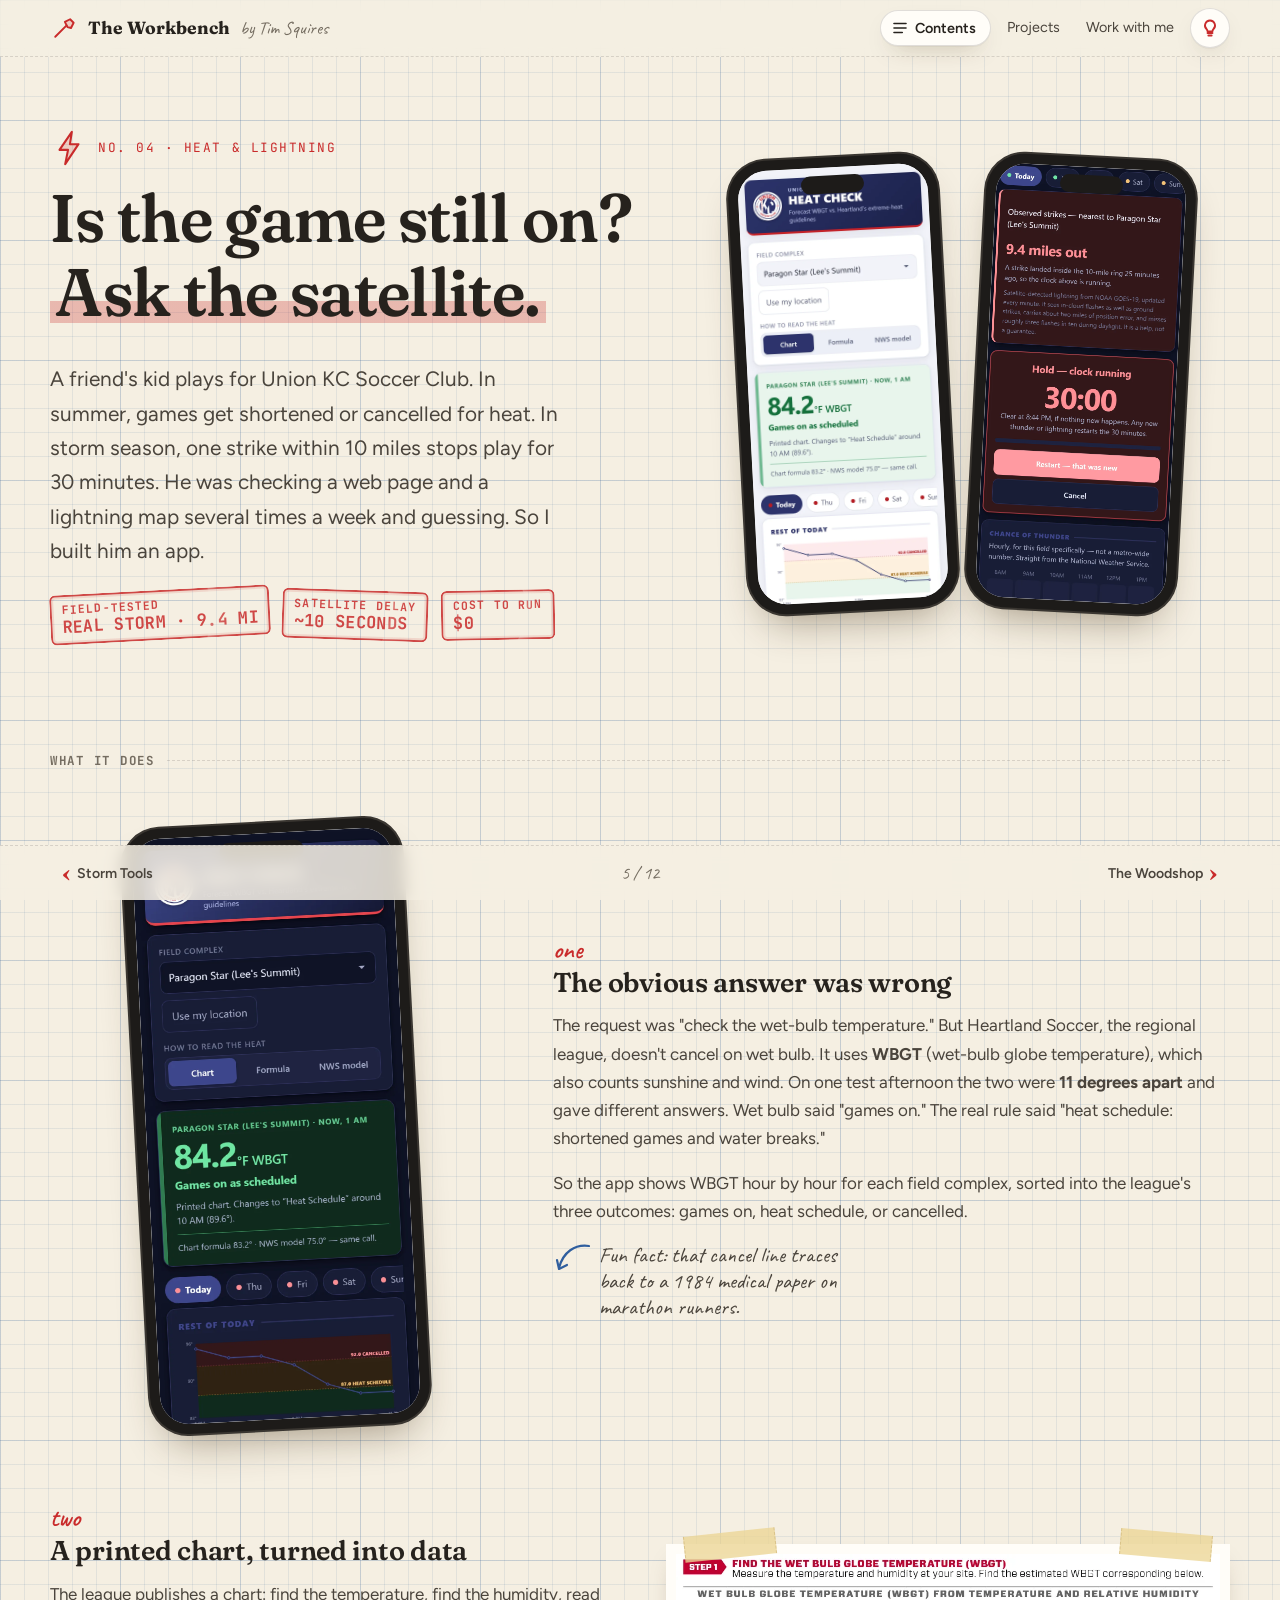
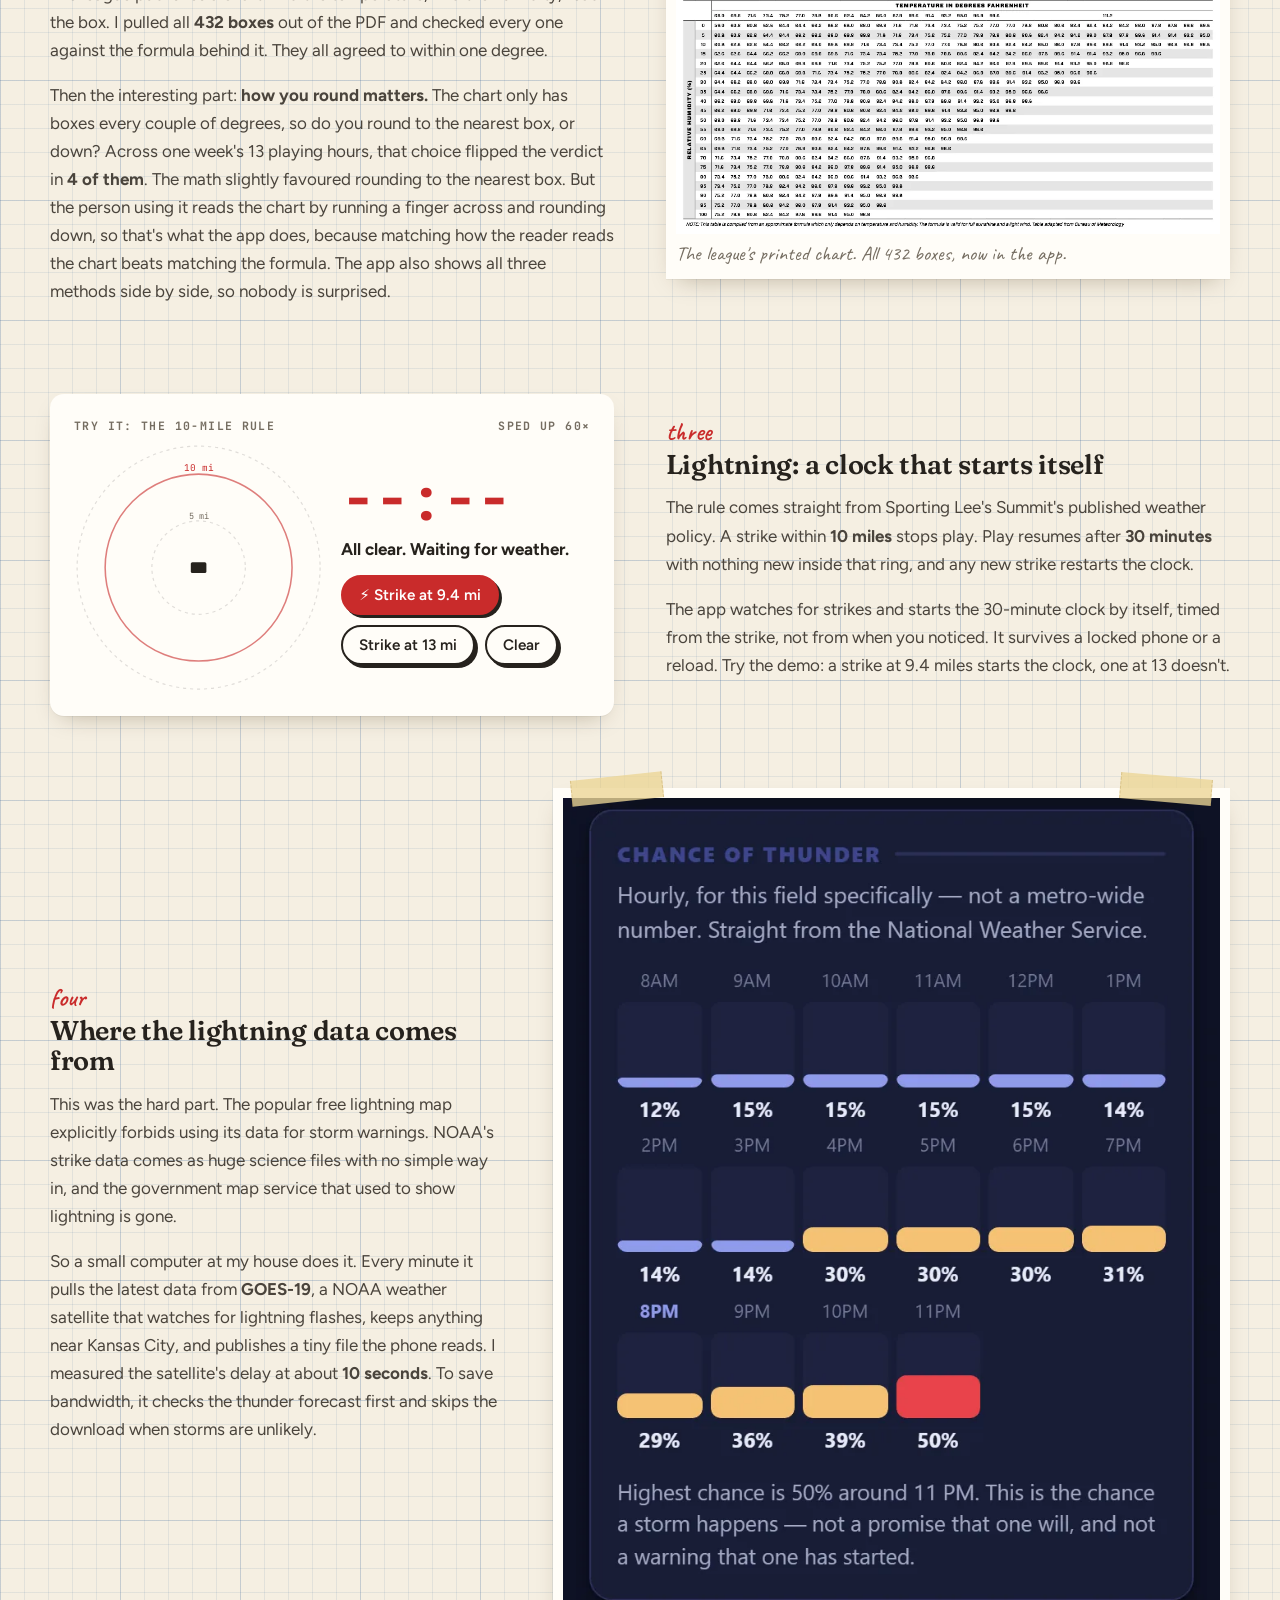
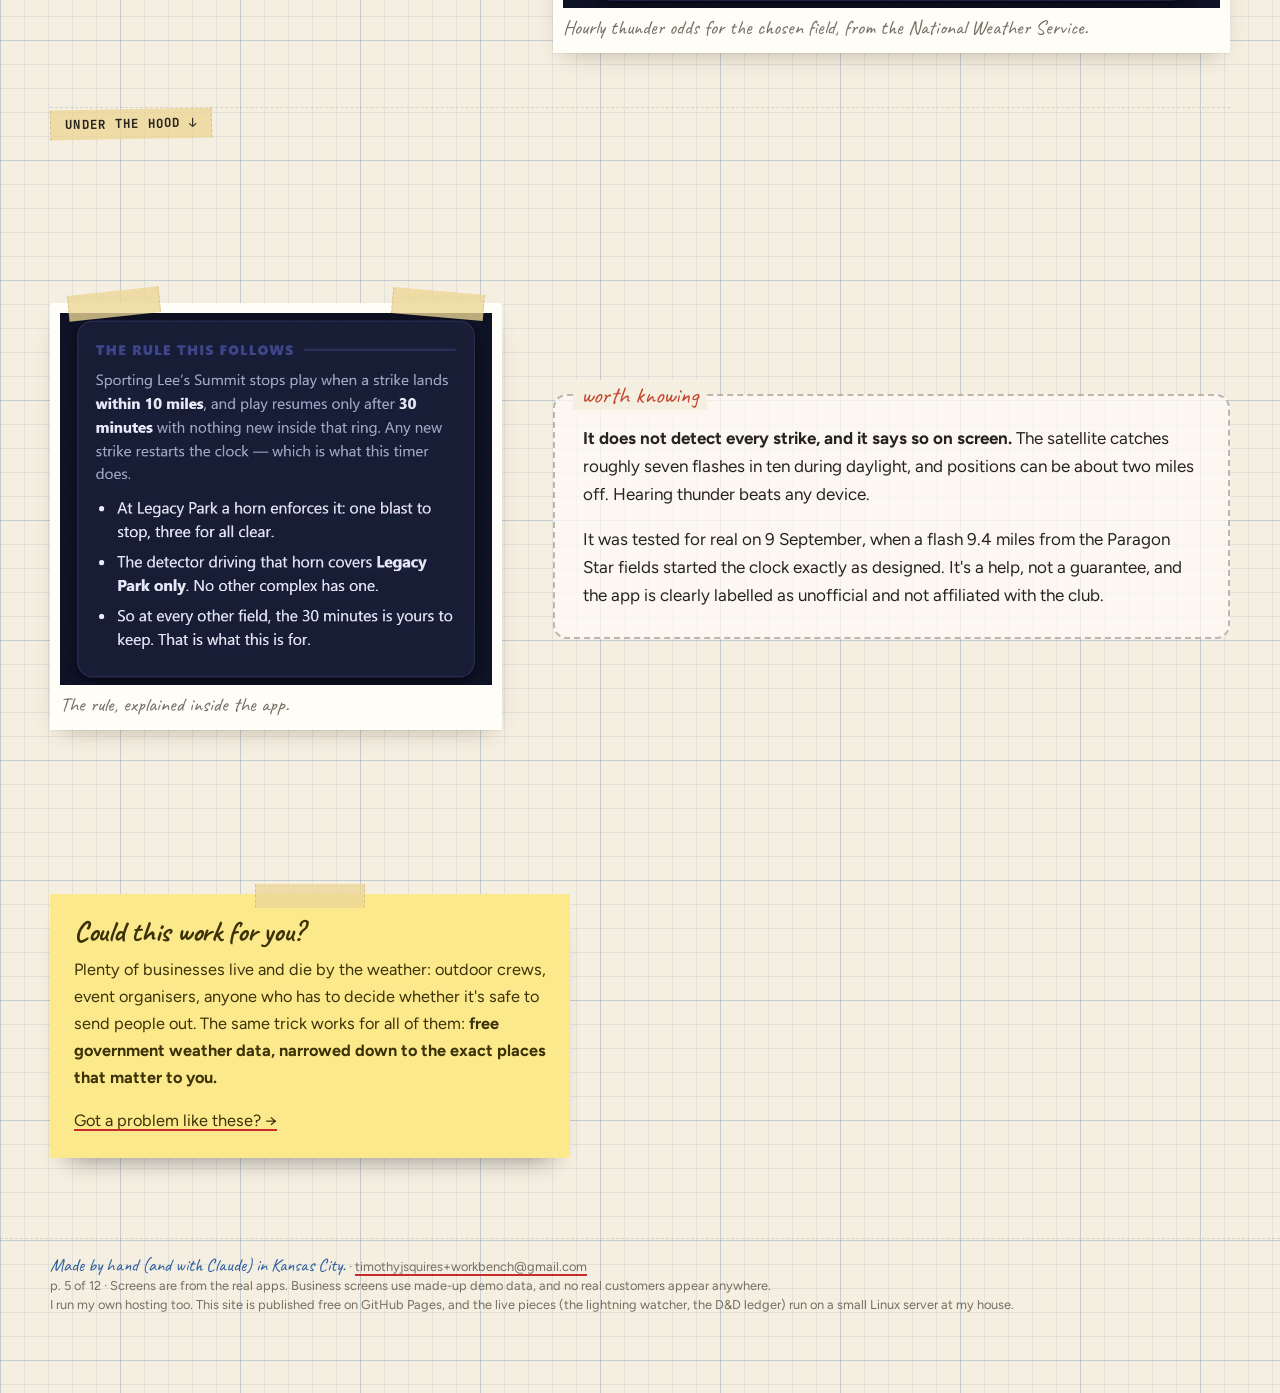
<file: lightning.html>
<!doctype html>
<html lang="en">
<head>
<meta charset="utf-8">
<meta name="viewport" content="width=device-width, initial-scale=1">
<title>Heat &amp; Lightning · The Workbench</title>
<meta name="description" content="A phone app for a youth soccer club: forecast heat against the league's cancellation chart, satellite lightning within 10 miles, and a 30-minute clock that starts itself.">
<meta name="robots" content="noindex, nofollow">
<meta property="og:title" content="Heat &amp; lightning for game day">
<meta property="og:description" content="Satellite lightning, the league's own rules, and a 30-minute clock that starts itself.">
<meta property="og:image" content="https://tsquires21.github.io/workbench/img/og-card.png">
<meta name="twitter:card" content="summary_large_image">
<link rel="icon" href="assets/favicon.svg" type="image/svg+xml">
<link rel="preconnect" href="https://fonts.googleapis.com">
<link rel="preconnect" href="https://fonts.gstatic.com" crossorigin>
<link rel="stylesheet" href="https://fonts.googleapis.com/css2?family=Caveat:wght@500;700&family=Figtree:wght@400;600;700&family=Fraunces:opsz,wght,SOFT,WONK@9..144,500..700,0..100,0..1&family=JetBrains+Mono:wght@400;700&display=swap">
<link rel="stylesheet" href="assets/site.css">
</head>
<body data-accent="lightning">
<a class="skip" href="#main">Skip to content</a>
<header class="topbar"><div class="wrap">
  <a class="brand" href="index.html"><svg class="doodle" viewBox="0 0 32 32" aria-hidden="true"><path d="M6 26 L19 13"/><path d="M17 9 l6 -3 l4 4 l-3 6 l-4 -1 z"/><path class="fill" d="M17 9 l6 -3 l4 4 l-3 6 l-4 -1 z"/></svg>The Workbench <small>by Tim Squires</small></a>
  <nav><a class="hide-sm" href="index.html#projects">Projects</a><a class="hide-sm" href="build-for-you.html">Work with me</a>
    <button class="lamp" type="button" aria-label="Toggle theme"><svg class="doodle" viewBox="0 0 24 24" aria-hidden="true"><path d="M9 18h6M10 21h4"/><path d="M12 3a6 6 0 0 0-4 10.5c.8.8 1 1.5 1 2.5h6c0-1 .2-1.7 1-2.5A6 6 0 0 0 12 3z"/></svg></button></nav>
</div></header>

<main id="main">
  <section class="hero wrap">
    <div class="hero-grid">
      <div>
        <div class="kicker"><svg class="doodle" viewBox="0 0 40 40" aria-hidden="true"><path d="M23 3 L10 22 h9 l-3 15 L30 16 h-9 z"/><path class="fill" d="M23 3 L10 22 h9 l-3 15 L30 16 h-9 z"/></svg>No. 04 · Heat &amp; Lightning</div>
        <h1>Is the game still on? <span class="scribble">Ask the satellite.</span></h1>
        <p class="lede">A friend's kid plays for Union KC Soccer Club. In summer, games get shortened or cancelled for heat. In storm season, one strike within 10 miles stops play for 30 minutes. He was checking a web page and a lightning map several times a week and guessing. So I built him an app.</p>
        <div class="stamps">
          <span class="stamp">Field-tested<b>real storm · 9.4 mi</b></span>
          <span class="stamp">Satellite delay<b>~10 seconds</b></span>
          <span class="stamp">Cost to run<b>$0</b></span>
        </div>
      </div>
      <div class="device-stage">
        <div class="phone tilt-l small"><div class="screen"><img src="img/lightning/heat-light.webp" alt="Heat check: Paragon Star, 84.2°F WBGT, games on as scheduled" width="780" height="1760" data-zoom></div></div>
        <div class="phone tilt-r small"><div class="screen"><img src="img/lightning/clock-screen.webp" alt="Lightning view: a strike 9.4 miles out and the 30:00 hold clock running" width="800" height="1731" data-zoom></div></div>
      </div>
    </div>
  </section>

  <section class="block wrap">
    <div class="section-label">What it does</div>

    <div class="beat narrow-visual">
      <div class="device-stage"><div class="phone tilt-l"><div class="screen"><img src="img/lightning/heat-dark.webp" alt="The heat view in dark mode, with the three ways to read the heat: chart, formula, NWS model" width="780" height="1760" data-zoom></div></div></div>
      <div class="prose">
        <span class="num">one</span>
        <h3>The obvious answer was wrong</h3>
        <p>The request was "check the wet-bulb temperature." But Heartland Soccer, the regional league, doesn't cancel on wet bulb. It uses <strong>WBGT</strong> (wet-bulb globe temperature), which also counts sunshine and wind. On one test afternoon the two were <strong>11 degrees apart</strong> and gave different answers. Wet bulb said "games on." The real rule said "heat schedule: shortened games and water breaks."</p>
        <p>So the app shows WBGT hour by hour for each field complex, sorted into the league's three outcomes: games on, heat schedule, or cancelled.</p>
        <p class="note"><svg class="doodle" viewBox="0 0 40 40" aria-hidden="true"><path d="M36 8 C 22 6, 10 14, 6 30"/><path d="M4 22 L6 31 L14 27"/></svg>Fun fact: that cancel line traces back to a 1984 medical paper on marathon runners.</p>
      </div>
    </div>

    <div class="beat flip">
      <figure class="taped" style="margin:0"><img src="img/lightning/ussoccer-chart.webp" alt="The US Soccer WBGT chart: a grid of temperature columns and humidity rows" width="1000" height="514" data-zoom><figcaption>The league's printed chart. All 432 boxes, now in the app.</figcaption></figure>
      <div class="prose">
        <span class="num">two</span>
        <h3>A printed chart, turned into data</h3>
        <p>The league publishes a chart: find the temperature, find the humidity, read the box. I pulled all <strong>432 boxes</strong> out of the PDF and checked every one against the formula behind it. They all agreed to within one degree.</p>
        <p>Then the interesting part: <strong>how you round matters.</strong> The chart only has boxes every couple of degrees, so do you round to the nearest box, or down? Across one week's 13 playing hours, that choice flipped the verdict in <strong>4 of them</strong>. The math slightly favoured rounding to the nearest box. But the person using it reads the chart by running a finger across and rounding down, so that's what the app does, because matching how the reader reads the chart beats matching the formula. The app also shows all three methods side by side, so nobody is surprised.</p>
      </div>
    </div>

    <div class="beat">
      <div class="toy" data-storm>
        <div class="toy-label"><span>Try it: the 10-mile rule</span><span>sped up 60×</span></div>
        <div class="storm">
          <svg viewBox="0 0 320 320" role="img" aria-label="Rings at 5, 10, and 15 miles around the field">
            <circle class="ring" cx="160" cy="160" r="60"/>
            <circle class="ring ten" cx="160" cy="160" r="120"/>
            <circle class="ring" cx="160" cy="160" r="156"/>
            <rect class="field" x="150" y="153" width="20" height="14" rx="2"/>
            <text x="160" y="36" text-anchor="middle" style="font:12px var(--f-mono);fill:var(--accent)">10 mi</text>
            <text x="160" y="97" text-anchor="middle" style="font:11px var(--f-mono);fill:var(--pencil)">5 mi</text>
          </svg>
          <div>
            <div class="countdown" aria-live="polite">--:--</div>
            <p class="status" aria-live="polite">All clear. Waiting for weather.</p>
            <div class="controls">
              <button class="btn accent" type="button" data-strike="9.4">⚡ Strike at 9.4 mi</button>
              <button class="btn" type="button" data-strike="13">Strike at 13 mi</button>
              <button class="btn" type="button" data-reset>Clear</button>
            </div>
          </div>
        </div>
      </div>
      <div class="prose">
        <span class="num">three</span>
        <h3>Lightning: a clock that starts itself</h3>
        <p>The rule comes straight from Sporting Lee's Summit's published weather policy. A strike within <strong>10 miles</strong> stops play. Play resumes after <strong>30 minutes</strong> with nothing new inside that ring, and any new strike restarts the clock.</p>
        <p>The app watches for strikes and starts the 30-minute clock by itself, timed from the strike, not from when you noticed. It survives a locked phone or a reload. Try the demo: a strike at 9.4 miles starts the clock, one at 13 doesn't.</p>
      </div>
    </div>

    <div class="beat flip narrow-visual">
      <figure class="taped r" style="margin:0"><img src="img/lightning/thunder-odds.webp" alt="Chance of thunder, hour by hour, from the National Weather Service" width="800" height="985" data-zoom><figcaption>Hourly thunder odds for the chosen field, from the National Weather Service.</figcaption></figure>
      <div class="prose">
        <span class="num">four</span>
        <h3>Where the lightning data comes from</h3>
        <p>This was the hard part. The popular free lightning map explicitly forbids using its data for storm warnings. NOAA's strike data comes as huge science files with no simple way in, and the government map service that used to show lightning is gone.</p>
        <p>So a small computer at my house does it. Every minute it pulls the latest data from <strong>GOES-19</strong>, a NOAA weather satellite that watches for lightning flashes, keeps anything near Kansas City, and publishes a tiny file the phone reads. I measured the satellite's delay at about <strong>10 seconds</strong>. To save bandwidth, it checks the thunder forecast first and skips the download when storms are unlikely.</p>
      </div>
    </div>

    <details class="hood">
      <summary>Under the hood</summary>
      <div class="inner">
        <div class="flow">
          <div class="step"><span class="src">NOAA · GOES-19</span><b>Lightning mapper</b><small>A new file about every 20 seconds, on public cloud storage</small></div>
          <div class="arrow">→</div>
          <div class="step"><span class="src">Home server</span><b>glm_watch.py</b><small>Every 60 s: download, keep flashes near KC from the last 35 min</small></div>
          <div class="arrow">→</div>
          <div class="step"><span class="src">Tiny script file</span><b>glm-kc.js</b><small>Loaded with a script tag to sidestep browser cross-site blocking</small></div>
          <div class="arrow">→</div>
          <div class="step"><span class="src">The phone</span><b>One HTML file</b><small>Distance to each field, the 10-mile test, the self-starting clock</small></div>
        </div>
        <ul>
          <li><strong>Heat:</strong> hourly temperature, humidity, sun and wind from free weather APIs (Open-Meteo and the National Weather Service), turned into WBGT three ways: the printed chart, the formula behind it, and the NWS model.</li>
          <li><strong>The whole app is one self-contained HTML file</strong> on GitHub Pages, with no account, no server of its own, and no API key. It installs to an iPhone home screen with the club crest as its icon. If the home server is down, it still gives the clock and the forecast.</li>
          <li><strong>Colours sampled from the crest itself</strong>, pixel by pixel, not from the club's website, which uses a darker navy than the crest.</li>
          <li>50 automated checks run the lightning logic against made-up storms: auto-start at 6 miles but not at 13, cancel versus a new strike, a stale feed, and so on.</li>
        </ul>
      </div>
    </details>
  </section>

  <section class="block wrap">
    <div class="beat narrow-visual">
      <figure class="taped" style="margin:0"><img src="img/lightning/league-rule.webp" alt="The rule card inside the app, explaining the 10-mile / 30-minute rule and that the horn only covers one complex" width="800" height="690" data-zoom><figcaption>The rule, explained inside the app.</figcaption></figure>
      <div class="honest">
        <p><strong>It does not detect every strike, and it says so on screen.</strong> The satellite catches roughly seven flashes in ten during daylight, and positions can be about two miles off. Hearing thunder beats any device.</p>
        <p>It was tested for real on 9 September, when a flash 9.4 miles from the Paragon Star fields started the clock exactly as designed. It's a help, not a guarantee, and the app is clearly labelled as unofficial and not affiliated with the club.</p>
      </div>
    </div>
  </section>

  <section class="block wrap">
    <div class="sticky">
      <h3>Could this work for you?</h3>
      <p>Plenty of businesses live and die by the weather: outdoor crews, event organisers, anyone who has to decide whether it's safe to send people out. The same trick works for all of them: <strong>free government weather data, narrowed down to the exact places that matter to you.</strong></p>
      <p style="margin:0"><a href="build-for-you.html">Got a problem like these? →</a></p>
    </div>
  </section>

  <nav class="pager" data-pager aria-label="Previous and next page"></nav>
</main>

<footer class="foot"><div class="wrap">
  <span class="hand">Made by hand (and with Claude) in Kansas City.</span> · <a data-contact href="#contact"><span data-contact-text>timothyjsquires+workbench [at] gmail [dot] com</span></a><br>
  <span data-pageno></span> · Screens are from the real apps. Business screens use made-up demo data, and no real customers appear anywhere.<br>
  I run my own hosting too. This site is published free on GitHub Pages, and the live pieces (the lightning watcher, the D&amp;D ledger) run on a small Linux server at my house.
</div></footer>
<script src="assets/site.js"></script>
</body>
</html>
</file>
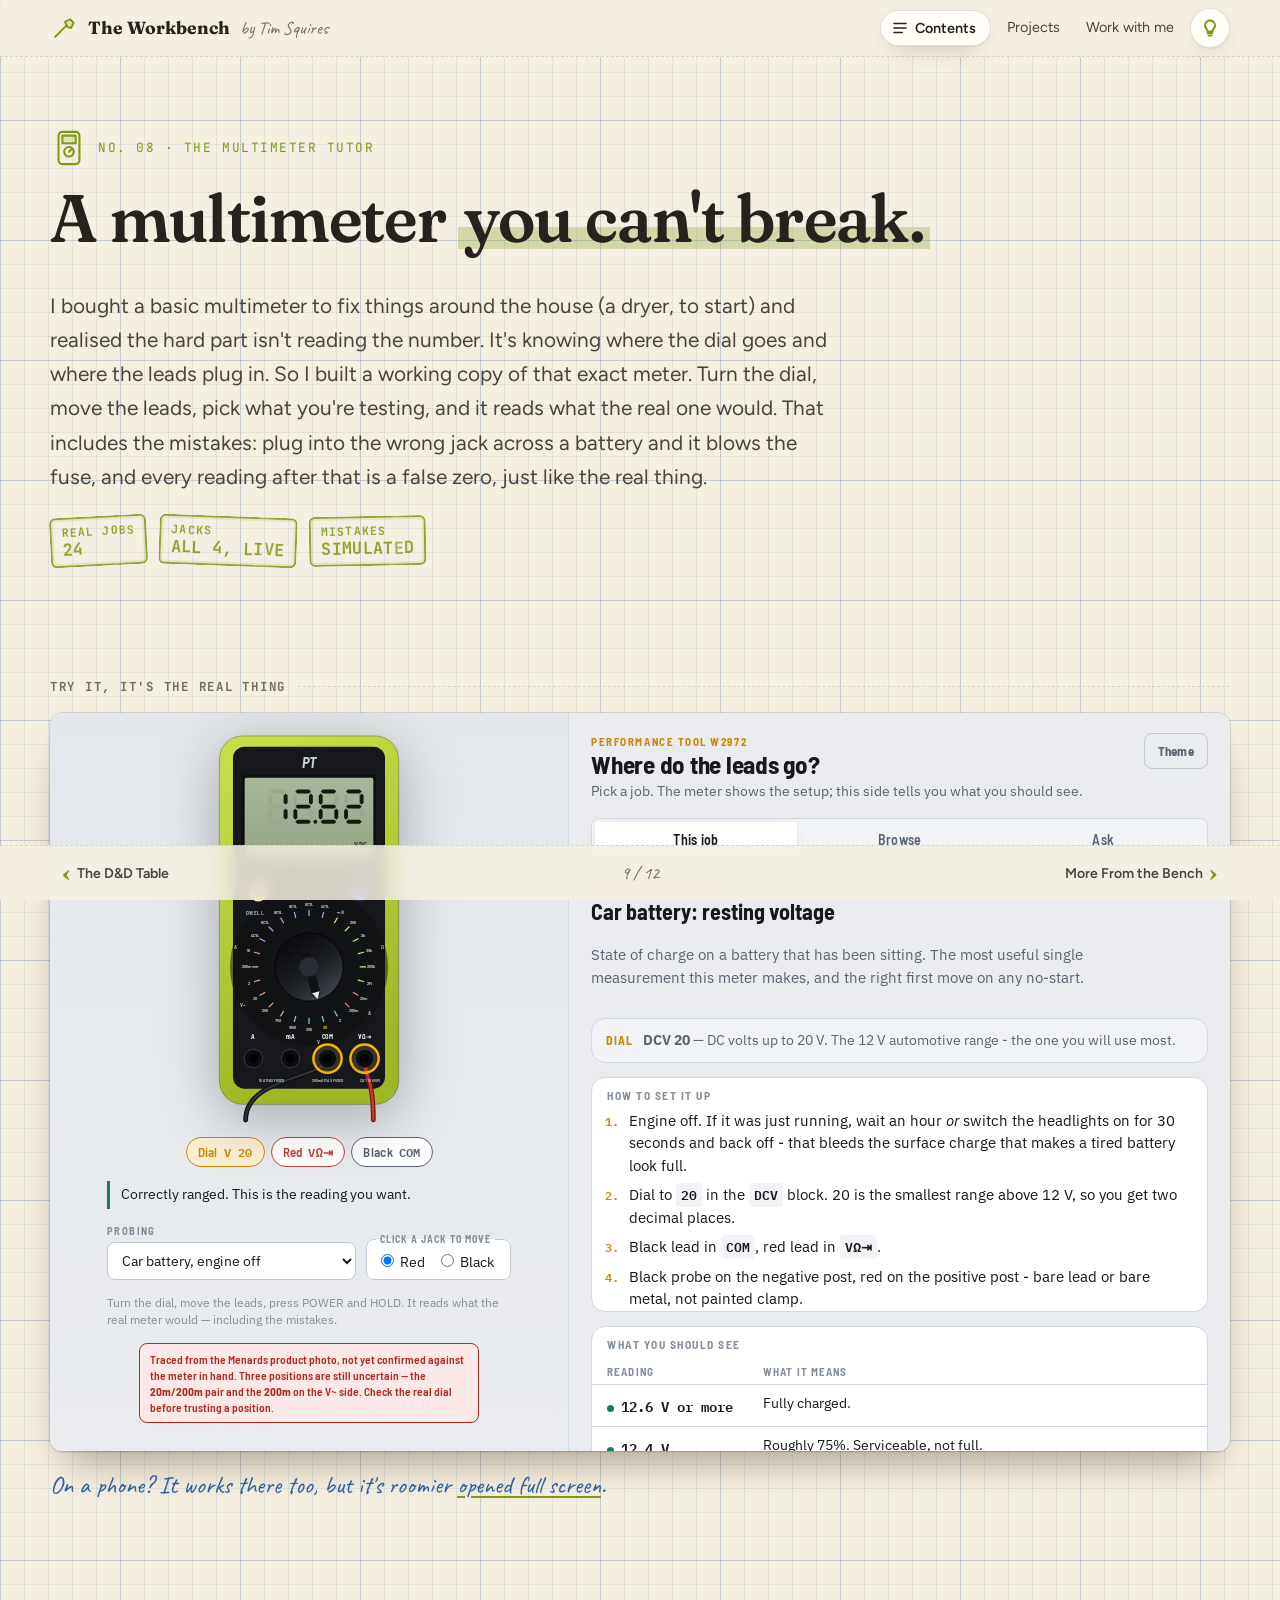
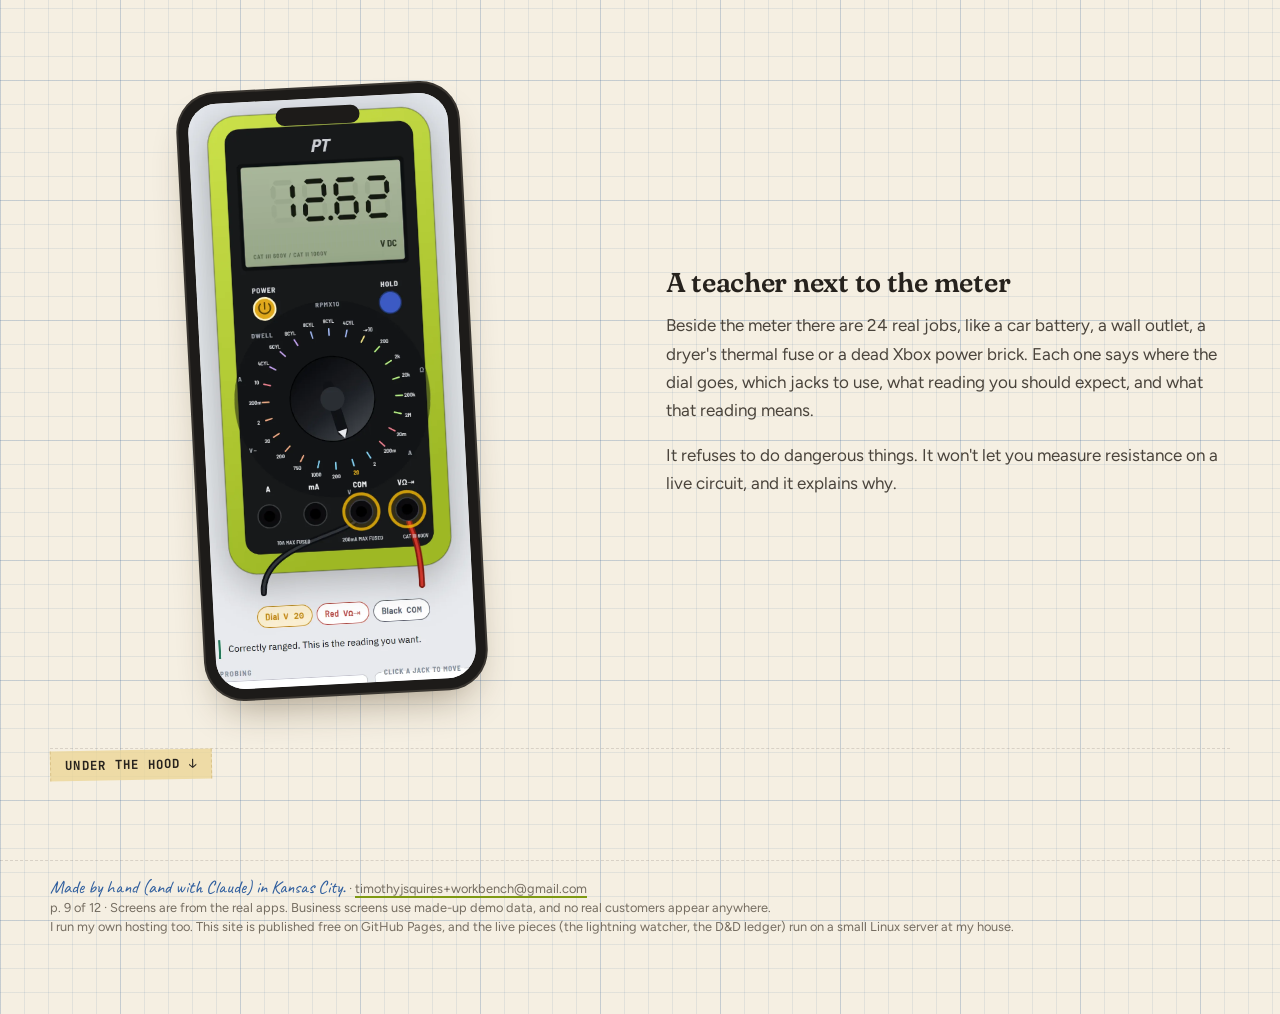
<file: multimeter.html>
<!doctype html>
<html lang="en">
<head>
<meta charset="utf-8">
<meta name="viewport" content="width=device-width, initial-scale=1">
<title>The Multimeter Tutor · The Workbench</title>
<meta name="description" content="A working replica of a real multimeter: turn the dial, move the leads, and it reads what the real meter would, including the mistakes. Try it right here.">
<meta name="robots" content="noindex, nofollow">
<meta property="og:title" content="A multimeter you can't break">
<meta property="og:description" content="Turn the dial, move the leads, and see what the real meter would say, mistakes included.">
<meta property="og:image" content="https://tsquires21.github.io/workbench/img/og-card.png">
<meta name="twitter:card" content="summary_large_image">
<link rel="icon" href="assets/favicon.svg" type="image/svg+xml">
<link rel="preconnect" href="https://fonts.googleapis.com">
<link rel="preconnect" href="https://fonts.gstatic.com" crossorigin>
<link rel="stylesheet" href="https://fonts.googleapis.com/css2?family=Caveat:wght@500;700&family=Figtree:wght@400;600;700&family=Fraunces:opsz,wght,SOFT,WONK@9..144,500..700,0..100,0..1&family=JetBrains+Mono:wght@400;700&display=swap">
<link rel="stylesheet" href="assets/site.css">
</head>
<body data-accent="multimeter">
<a class="skip" href="#main">Skip to content</a>
<header class="topbar"><div class="wrap">
  <a class="brand" href="index.html"><svg class="doodle" viewBox="0 0 32 32" aria-hidden="true"><path d="M6 26 L19 13"/><path d="M17 9 l6 -3 l4 4 l-3 6 l-4 -1 z"/><path class="fill" d="M17 9 l6 -3 l4 4 l-3 6 l-4 -1 z"/></svg>The Workbench <small>by Tim Squires</small></a>
  <nav><a class="hide-sm" href="index.html#projects">Projects</a><a class="hide-sm" href="build-for-you.html">Work with me</a>
    <button class="lamp" type="button" aria-label="Toggle theme"><svg class="doodle" viewBox="0 0 24 24" aria-hidden="true"><path d="M9 18h6M10 21h4"/><path d="M12 3a6 6 0 0 0-4 10.5c.8.8 1 1.5 1 2.5h6c0-1 .2-1.7 1-2.5A6 6 0 0 0 12 3z"/></svg></button></nav>
</div></header>

<main id="main">
  <section class="hero wrap">
    <div class="kicker"><svg class="doodle" viewBox="0 0 40 40" aria-hidden="true"><rect x="9" y="3" width="22" height="34" rx="4"/><rect class="fill" x="13" y="7" width="14" height="8"/><rect x="13" y="7" width="14" height="8"/><circle cx="20" cy="24" r="5"/><path d="M20 24 l3 -3"/></svg>No. 08 · The Multimeter Tutor</div>
    <h1>A multimeter <span class="scribble">you can't break.</span></h1>
    <p class="lede" style="max-width:60ch">I bought a basic multimeter to fix things around the house (a dryer, to start) and realised the hard part isn't reading the number. It's knowing where the dial goes and where the leads plug in. So I built a working copy of that exact meter. Turn the dial, move the leads, pick what you're testing, and it reads what the real one would. That includes the mistakes: plug into the wrong jack across a battery and it blows the fuse, and every reading after that is a false zero, just like the real thing.</p>
    <div class="stamps">
      <span class="stamp">Real jobs<b>24</b></span>
      <span class="stamp">Jacks<b>all 4, live</b></span>
      <span class="stamp">Mistakes<b>simulated</b></span>
    </div>
  </section>

  <section class="block wrap">
    <div class="section-label">Try it, it's the real thing</div>
    <iframe class="embed" src="embed/multimeter-tutor.html" title="Multimeter tutor: an interactive replica of the Performance Tool W2972" loading="lazy"></iframe>
    <p class="hand" style="margin-top:12px">On a phone? It works there too, but it's roomier <a href="embed/multimeter-tutor.html">opened full screen</a>.</p>
  </section>

  <section class="block wrap">
    <div class="beat">
      <div class="device-stage"><div class="phone tilt-l"><div class="screen"><img src="img/multimeter/tutor-phone.webp" alt="The multimeter tutor on a phone" width="780" height="1688" data-zoom></div></div></div>
      <div class="prose">
        <h3>A teacher next to the meter</h3>
        <p>Beside the meter there are 24 real jobs, like a car battery, a wall outlet, a dryer's thermal fuse or a dead Xbox power brick. Each one says where the dial goes, which jacks to use, what reading you should expect, and what that reading means.</p>
        <p>It refuses to do dangerous things. It won't let you measure resistance on a live circuit, and it explains why.</p>
      </div>
    </div>
    <details class="hood">
      <summary>Under the hood</summary>
      <div class="inner">
        <ul>
          <li><strong>One HTML file</strong>, about 90 KB, with no server. That's why it can live inside this page.</li>
          <li><strong>The meter is data, not drawings.</strong> Every dial position, jack and fuse is described in one table, and both the picture and the readings come from it. Fixing a dial label means changing one line.</li>
          <li><strong>Traced from the product photo.</strong> The first version got the meter substantially wrong: it had three jacks where the real one has four, and a different dial. It was rebuilt by tracing the store's product photo, position by position.</li>
        </ul>
      </div>
    </details>
  </section>


  <nav class="pager" data-pager aria-label="Previous and next page"></nav>
</main>

<footer class="foot"><div class="wrap">
  <span class="hand">Made by hand (and with Claude) in Kansas City.</span> · <a data-contact href="#contact"><span data-contact-text>timothyjsquires+workbench [at] gmail [dot] com</span></a><br>
  <span data-pageno></span> · Screens are from the real apps. Business screens use made-up demo data, and no real customers appear anywhere.<br>
  I run my own hosting too. This site is published free on GitHub Pages, and the live pieces (the lightning watcher, the D&amp;D ledger) run on a small Linux server at my house.
</div></footer>
<script src="assets/site.js"></script>
</body>
</html>
</file>
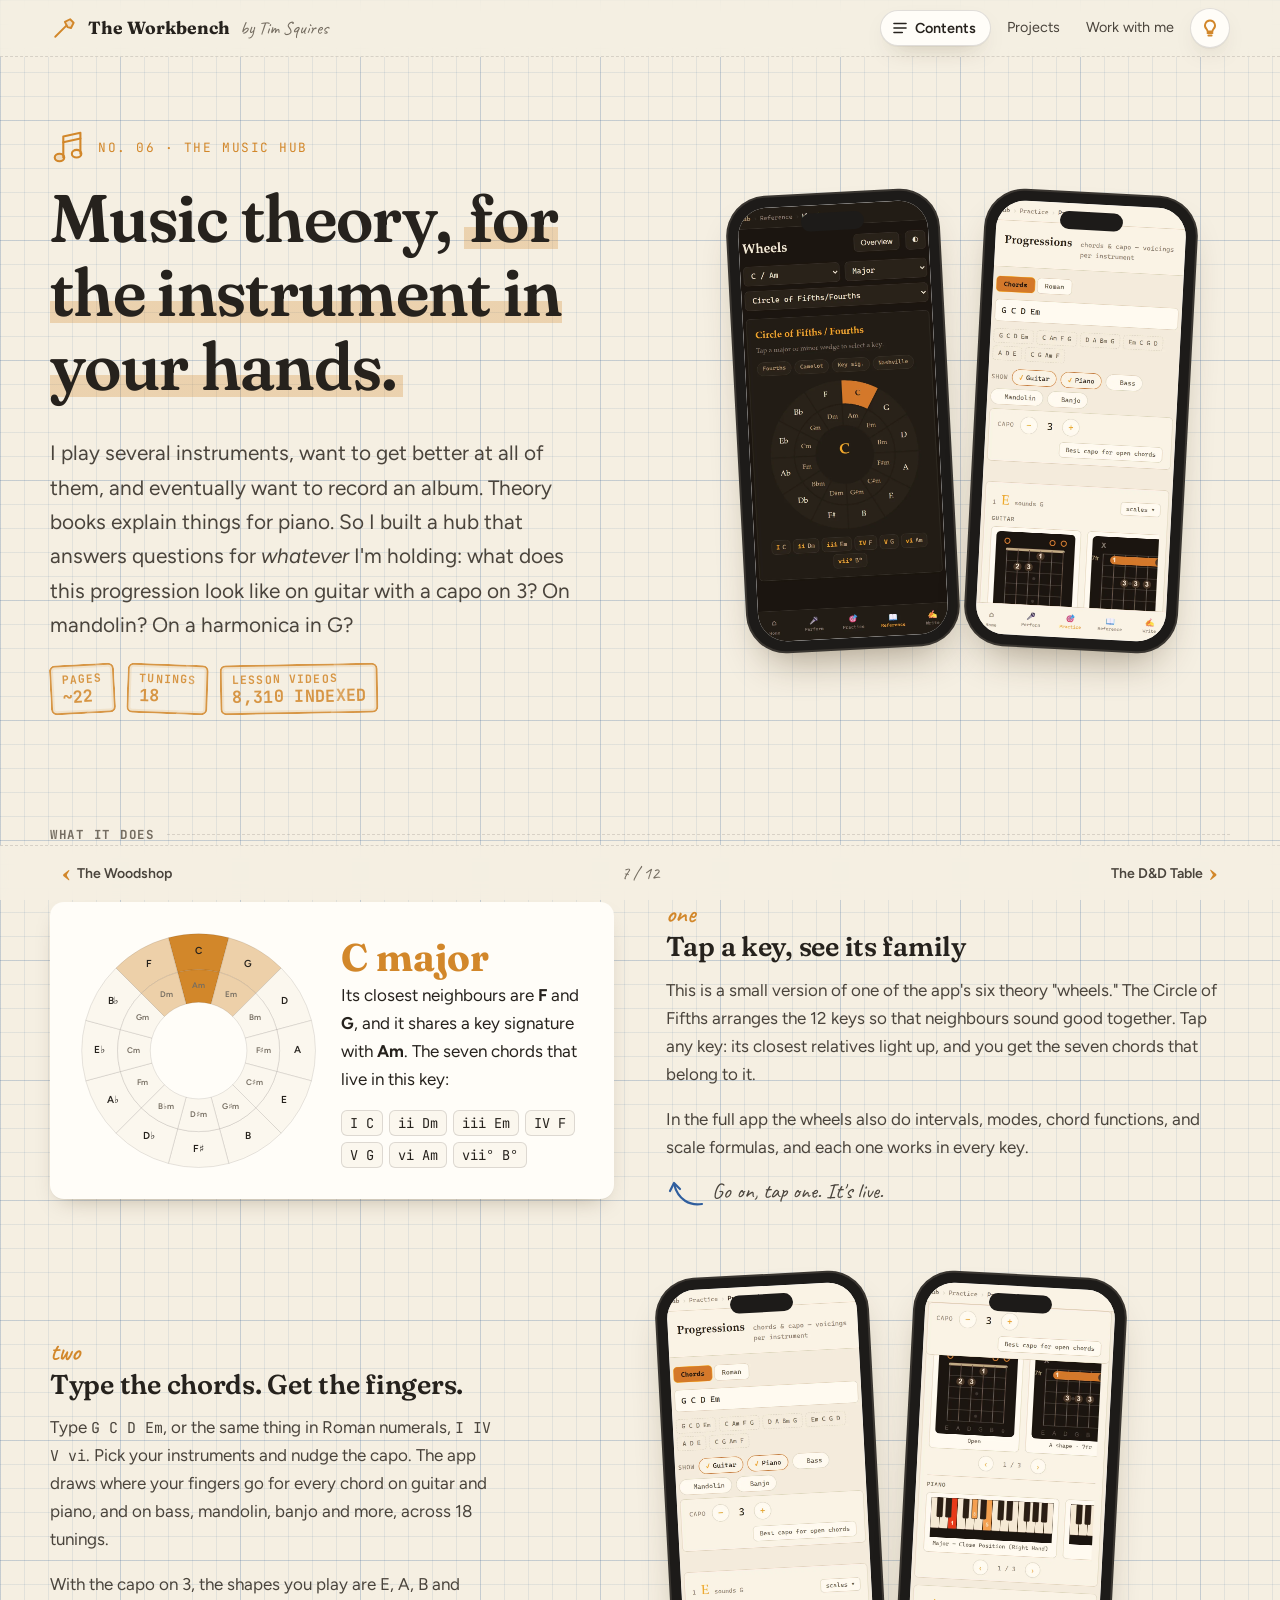
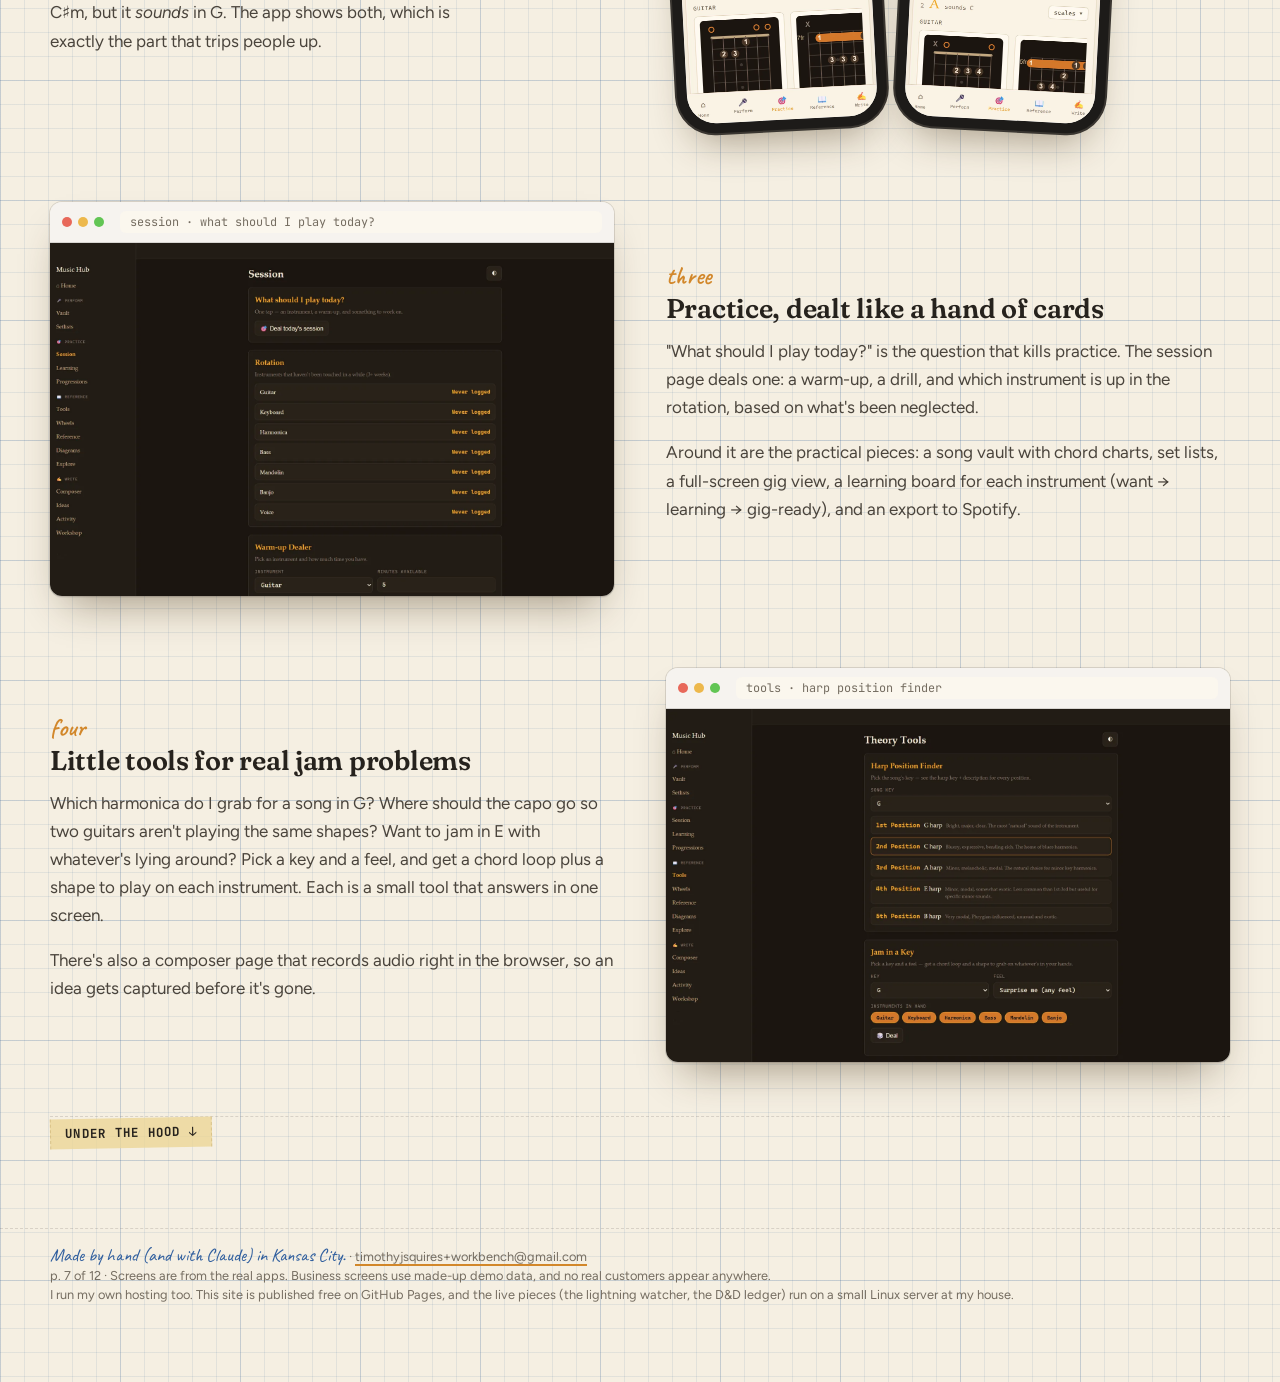
<file: music.html>
<!doctype html>
<html lang="en">
<head>
<meta charset="utf-8">
<meta name="viewport" content="width=device-width, initial-scale=1">
<title>The Music Hub · The Workbench</title>
<meta name="description" content="A 22-page music theory hub: chord diagrams for any progression and capo, a Circle of Fifths you can tap, practice sessions dealt like cards, and a plan to record an album.">
<meta name="robots" content="noindex, nofollow">
<meta property="og:title" content="A 22-page music theory hub">
<meta property="og:description" content="Chords, capos, the Circle of Fifths, and a plan to record an album.">
<meta property="og:image" content="https://tsquires21.github.io/workbench/img/og-card.png">
<meta name="twitter:card" content="summary_large_image">
<link rel="icon" href="assets/favicon.svg" type="image/svg+xml">
<link rel="preconnect" href="https://fonts.googleapis.com">
<link rel="preconnect" href="https://fonts.gstatic.com" crossorigin>
<link rel="stylesheet" href="https://fonts.googleapis.com/css2?family=Caveat:wght@500;700&family=Figtree:wght@400;600;700&family=Fraunces:opsz,wght,SOFT,WONK@9..144,500..700,0..100,0..1&family=JetBrains+Mono:wght@400;700&display=swap">
<link rel="stylesheet" href="assets/site.css">
</head>
<body data-accent="music">
<a class="skip" href="#main">Skip to content</a>
<header class="topbar"><div class="wrap">
  <a class="brand" href="index.html"><svg class="doodle" viewBox="0 0 32 32" aria-hidden="true"><path d="M6 26 L19 13"/><path d="M17 9 l6 -3 l4 4 l-3 6 l-4 -1 z"/><path class="fill" d="M17 9 l6 -3 l4 4 l-3 6 l-4 -1 z"/></svg>The Workbench <small>by Tim Squires</small></a>
  <nav><a class="hide-sm" href="index.html#projects">Projects</a><a class="hide-sm" href="build-for-you.html">Work with me</a>
    <button class="lamp" type="button" aria-label="Toggle theme"><svg class="doodle" viewBox="0 0 24 24" aria-hidden="true"><path d="M9 18h6M10 21h4"/><path d="M12 3a6 6 0 0 0-4 10.5c.8.8 1 1.5 1 2.5h6c0-1 .2-1.7 1-2.5A6 6 0 0 0 12 3z"/></svg></button></nav>
</div></header>

<main id="main">
  <section class="hero wrap">
    <div class="hero-grid">
      <div>
        <div class="kicker"><svg class="doodle" viewBox="0 0 40 40" aria-hidden="true"><path d="M14 30 V8 l18 -4 v22"/><ellipse cx="10" cy="30" rx="5" ry="4"/><ellipse class="fill" cx="10" cy="30" rx="5" ry="4"/><ellipse cx="28" cy="26" rx="5" ry="4"/><path d="M14 14 l18 -4"/></svg>No. 06 · The Music Hub</div>
        <h1>Music theory, <span class="scribble">for the instrument in your hands.</span></h1>
        <p class="lede">I play several instruments, want to get better at all of them, and eventually want to record an album. Theory books explain things for piano. So I built a hub that answers questions for <em>whatever</em> I'm holding: what does this progression look like on guitar with a capo on 3? On mandolin? On a harmonica in G?</p>
        <div class="stamps">
          <span class="stamp">Pages<b>~22</b></span>
          <span class="stamp">Tunings<b>18</b></span>
          <span class="stamp">Lesson videos<b>8,310 indexed</b></span>
        </div>
      </div>
      <div class="device-stage">
        <div class="phone small tilt-l"><div class="screen"><img src="img/music/circle-dark.webp" alt="Circle of Fifths on a phone, dark theme, C selected" width="780" height="1688" data-zoom></div></div>
        <div class="phone small tilt-r"><div class="screen"><img src="img/music/practice-capo3.webp" alt="Progressions page: G C D Em with capo on 3" width="780" height="1688" data-zoom></div></div>
      </div>
    </div>
  </section>

  <section class="block wrap">
    <div class="section-label">What it does</div>

    <div class="beat">
      <div class="toy cof" data-cof>
        <svg viewBox="0 0 320 320" role="group" aria-label="Circle of Fifths. Choose a key."></svg>
        <div class="readout" aria-live="polite"></div>
      </div>
      <div class="prose">
        <span class="num">one</span>
        <h3>Tap a key, see its family</h3>
        <p>This is a small version of one of the app's six theory "wheels." The Circle of Fifths arranges the 12 keys so that neighbours sound good together. Tap any key: its closest relatives light up, and you get the seven chords that belong to it.</p>
        <p>In the full app the wheels also do intervals, modes, chord functions, and scale formulas, and each one works in every key.</p>
        <p class="note"><svg class="doodle" viewBox="0 0 40 40" aria-hidden="true"><path d="M36 30 C 24 32, 12 26, 8 10"/><path d="M4 17 L8 9 L14 15"/></svg>Go on, tap one. It's live.</p>
      </div>
    </div>

    <div class="beat flip narrow-visual">
      <div class="device-stage">
        <div class="phone small tilt-l"><div class="screen"><img src="img/music/practice-capo3.webp" alt="Type a progression, choose instruments, set capo" width="780" height="1688" data-zoom></div></div>
        <div class="phone small tilt-r"><div class="screen"><img src="img/music/practice-diagrams.webp" alt="Guitar chord diagrams and a piano voicing for each chord" width="780" height="1688" data-zoom></div></div>
      </div>
      <div class="prose">
        <span class="num">two</span>
        <h3>Type the chords. Get the fingers.</h3>
        <p>Type <code>G C D Em</code>, or the same thing in Roman numerals, <code>I IV V vi</code>. Pick your instruments and nudge the capo. The app draws where your fingers go for every chord on guitar and piano, and on bass, mandolin, banjo and more, across 18 tunings.</p>
        <p>With the capo on 3, the shapes you play are E, A, B and C♯m, but it <em>sounds</em> in G. The app shows both, which is exactly the part that trips people up.</p>
      </div>
    </div>

    <div class="beat">
      <div class="browser"><div class="bar"><i></i><i></i><i></i><span>session · what should I play today?</span></div><img src="img/music/session.webp" alt="Session page: deal today's session, instrument rotation, warm-up dealer" width="1600" height="1000" data-zoom></div>
      <div class="prose">
        <span class="num">three</span>
        <h3>Practice, dealt like a hand of cards</h3>
        <p>"What should I play today?" is the question that kills practice. The session page deals one: a warm-up, a drill, and which instrument is up in the rotation, based on what's been neglected.</p>
        <p>Around it are the practical pieces: a song vault with chord charts, set lists, a full-screen gig view, a learning board for each instrument (want → learning → gig-ready), and an export to Spotify.</p>
      </div>
    </div>

    <div class="beat flip">
      <div class="browser"><div class="bar"><i></i><i></i><i></i><span>tools · harp position finder</span></div><img src="img/music/tools.webp" alt="Theory tools: harmonica position finder and jam-in-a-key" width="1600" height="1000" data-zoom></div>
      <div class="prose">
        <span class="num">four</span>
        <h3>Little tools for real jam problems</h3>
        <p>Which harmonica do I grab for a song in G? Where should the capo go so two guitars aren't playing the same shapes? Want to jam in E with whatever's lying around? Pick a key and a feel, and get a chord loop plus a shape to play on each instrument. Each is a small tool that answers in one screen.</p>
        <p>There's also a composer page that records audio right in the browser, so an idea gets captured before it's gone.</p>
      </div>
    </div>

    <details class="hood">
      <summary>Under the hood</summary>
      <div class="inner">
        <ul>
          <li><strong>A voicing engine, not a picture library.</strong> Chord shapes are worked out from the notes for any fretted instrument and tuning, instead of being looked up from a fixed chart.</li>
          <li><strong>An 8,310-video lesson catalog.</strong> Fifteen YouTube theory channels indexed and searchable, with no API key and no AI needed to search it.</li>
          <li><strong>A tempo checker</strong> that listens to a recording played without a click and reports the BPM and where it drifted.</li>
          <li><strong>An FL Studio file inspector</strong> that reads project files from the command line.</li>
          <li><strong>The album plan.</strong> A seven-stage path from "set up the rig" to a mixed and mastered album, backed by six research reports. The first stage is done. The next one involves moving coats out of a closet to make a vocal booth.</li>
          <li>Plain HTML, CSS and JavaScript with a tiny Python server. It runs on a laptop at home and on my phone over a private network.</li>
        </ul>
      </div>
    </details>
  </section>


  <nav class="pager" data-pager aria-label="Previous and next page"></nav>
</main>

<footer class="foot"><div class="wrap">
  <span class="hand">Made by hand (and with Claude) in Kansas City.</span> · <a data-contact href="#contact"><span data-contact-text>timothyjsquires+workbench [at] gmail [dot] com</span></a><br>
  <span data-pageno></span> · Screens are from the real apps. Business screens use made-up demo data, and no real customers appear anywhere.<br>
  I run my own hosting too. This site is published free on GitHub Pages, and the live pieces (the lightning watcher, the D&amp;D ledger) run on a small Linux server at my house.
</div></footer>
<script src="assets/site.js"></script>
</body>
</html>
</file>
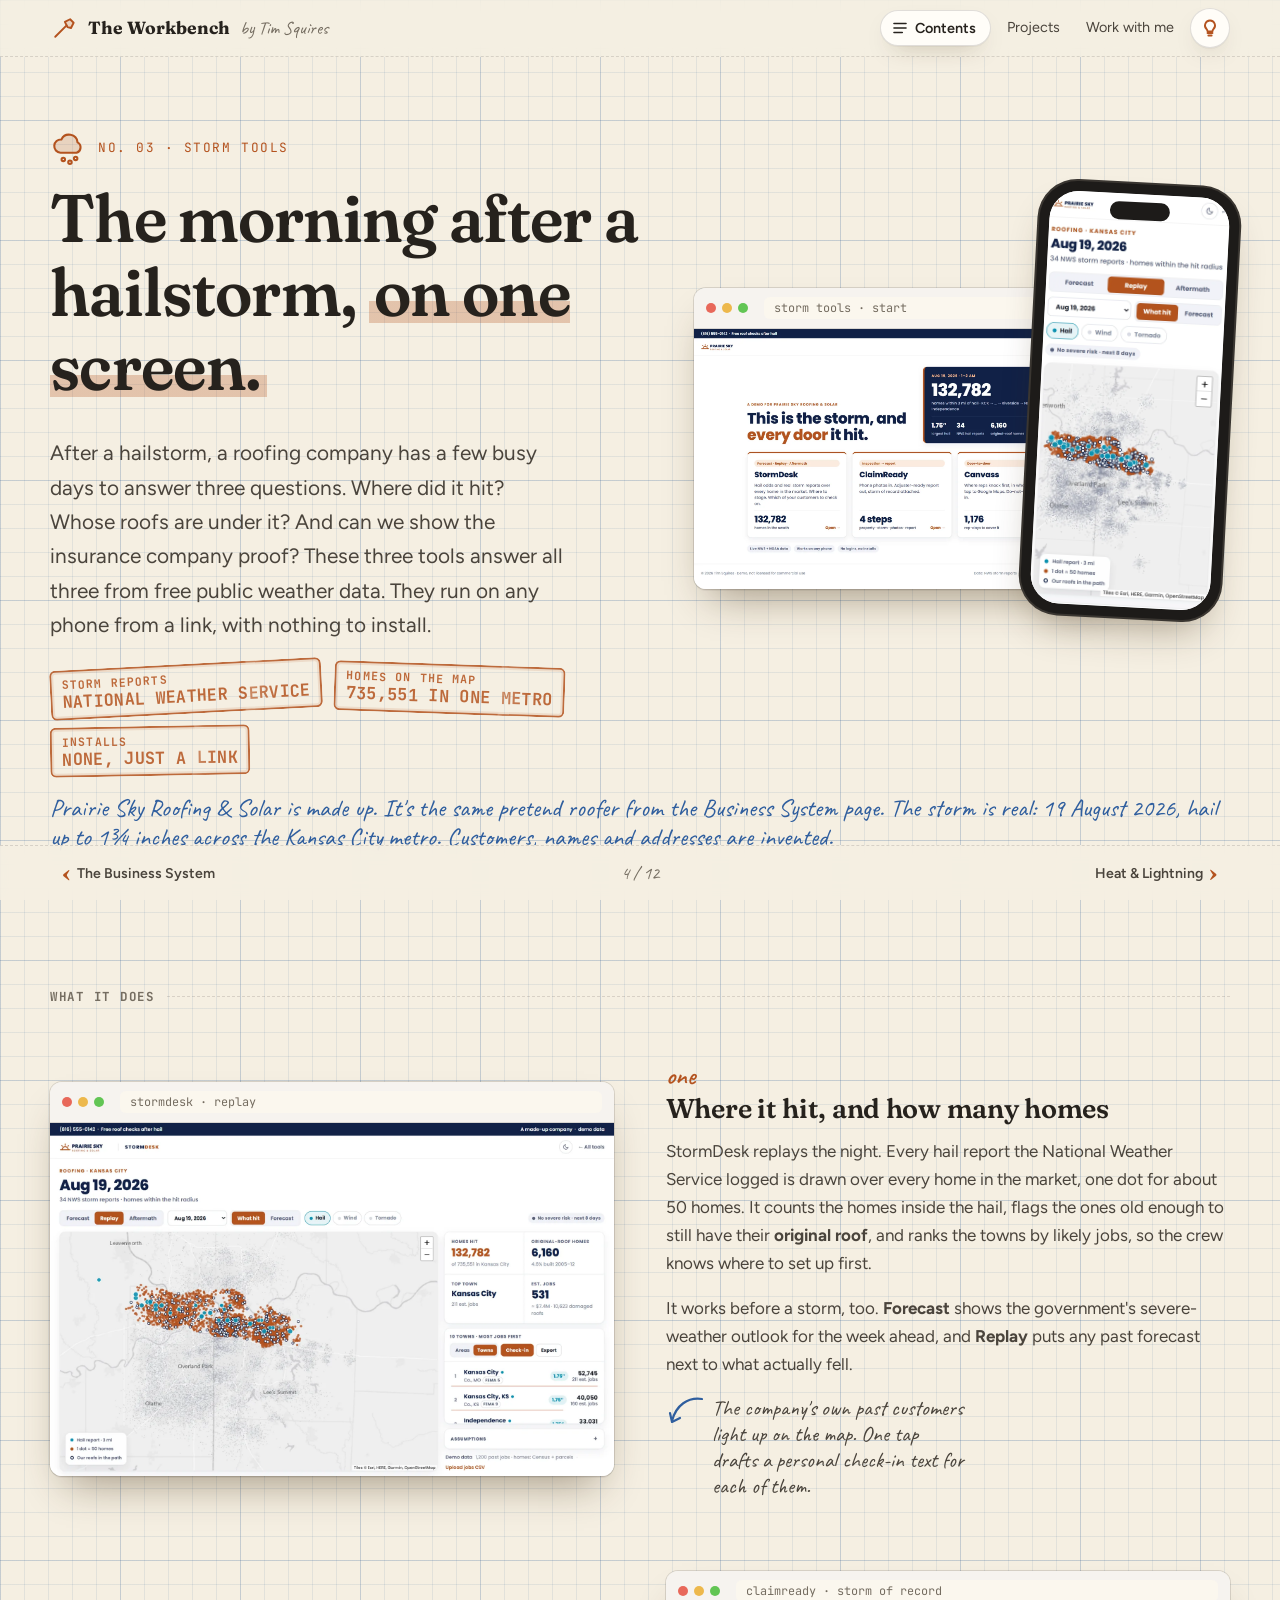
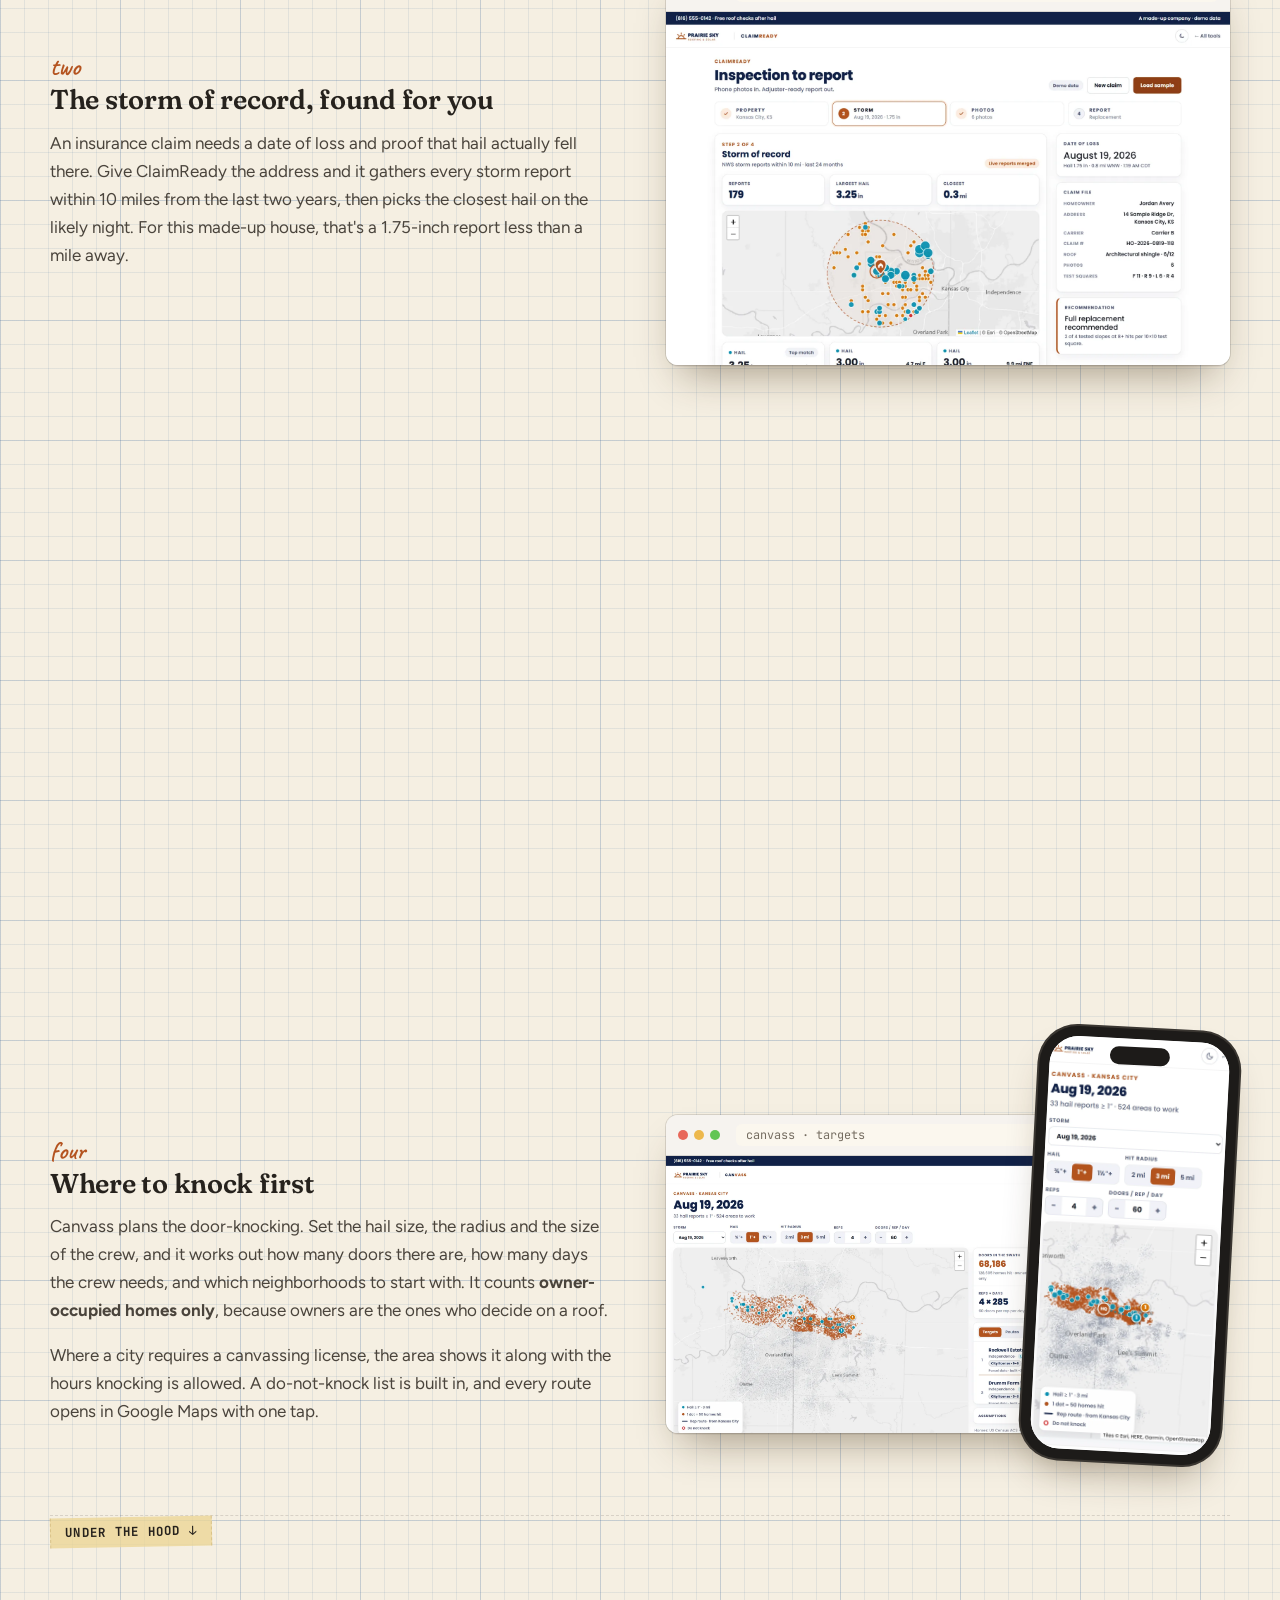
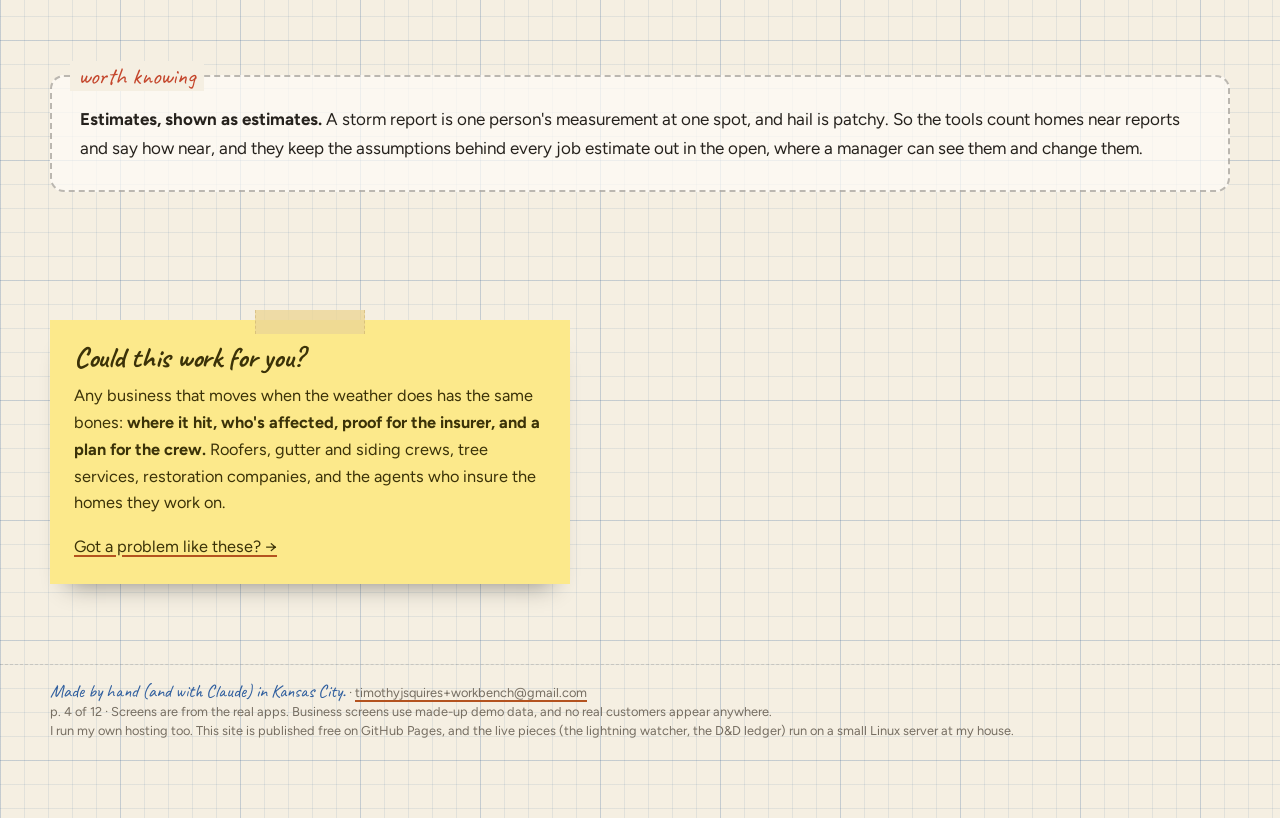
<file: storm.html>
<!doctype html>
<html lang="en">
<head>
<meta charset="utf-8">
<meta name="viewport" content="width=device-width, initial-scale=1">
<title>Storm Tools · The Workbench</title>
<meta name="description" content="Three tools for a roofing company after a hailstorm: where it hit and how many homes, an inspection report with the storm of record attached, and where the crew should knock first. Built on free public weather data.">
<meta name="robots" content="noindex, nofollow">
<meta property="og:title" content="Storm tools for a roofing crew">
<meta property="og:description" content="Where the hail hit, the claim report, and where to knock first, on free public weather data.">
<meta property="og:image" content="https://tsquires21.github.io/workbench/img/og-card.png">
<meta name="twitter:card" content="summary_large_image">
<link rel="icon" href="assets/favicon.svg" type="image/svg+xml">
<link rel="preconnect" href="https://fonts.googleapis.com">
<link rel="preconnect" href="https://fonts.gstatic.com" crossorigin>
<link rel="stylesheet" href="https://fonts.googleapis.com/css2?family=Caveat:wght@500;700&family=Figtree:wght@400;600;700&family=Fraunces:opsz,wght,SOFT,WONK@9..144,500..700,0..100,0..1&family=JetBrains+Mono:wght@400;700&display=swap">
<link rel="stylesheet" href="assets/site.css">
</head>
<body data-accent="storm">
<a class="skip" href="#main">Skip to content</a>
<header class="topbar"><div class="wrap">
  <a class="brand" href="index.html"><svg class="doodle" viewBox="0 0 32 32" aria-hidden="true"><path d="M6 26 L19 13"/><path d="M17 9 l6 -3 l4 4 l-3 6 l-4 -1 z"/><path class="fill" d="M17 9 l6 -3 l4 4 l-3 6 l-4 -1 z"/></svg>The Workbench <small>by Tim Squires</small></a>
  <nav><a class="hide-sm" href="index.html#projects">Projects</a><a class="hide-sm" href="build-for-you.html">Work with me</a>
    <button class="lamp" type="button" aria-label="Toggle theme"><svg class="doodle" viewBox="0 0 24 24" aria-hidden="true"><path d="M9 18h6M10 21h4"/><path d="M12 3a6 6 0 0 0-4 10.5c.8.8 1 1.5 1 2.5h6c0-1 .2-1.7 1-2.5A6 6 0 0 0 12 3z"/></svg></button></nav>
</div></header>

<main id="main">
  <section class="hero wrap">
    <div class="hero-grid">
      <div>
        <div class="kicker"><svg class="doodle" viewBox="0 0 40 40" aria-hidden="true"><path d="M11 25a7 7 0 0 1 1-14 9 9 0 0 1 17 3 6 6 0 0 1-1 11z"/><path class="fill" d="M11 25a7 7 0 0 1 1-14 9 9 0 0 1 17 3 6 6 0 0 1-1 11z"/><circle cx="14" cy="32" r="1.8"/><circle cx="21" cy="35" r="1.8"/><circle cx="27" cy="31" r="1.8"/></svg>No. 03 · Storm Tools</div>
        <h1>The morning after a hailstorm, <span class="scribble">on one screen.</span></h1>
        <p class="lede">After a hailstorm, a roofing company has a few busy days to answer three questions. Where did it hit? Whose roofs are under it? And can we show the insurance company proof? These three tools answer all three from free public weather data. They run on any phone from a link, with nothing to install.</p>
        <div class="stamps">
          <span class="stamp">Storm reports<b>National Weather Service</b></span>
          <span class="stamp">Homes on the map<b>735,551 in one metro</b></span>
          <span class="stamp">Installs<b>none, just a link</b></span>
        </div>
      </div>
      <div class="stage-combo">
        <div class="browser"><div class="bar"><i></i><i></i><i></i><span>storm tools · start</span></div>
          <img src="img/storm/hub.webp" alt="The storm tools' front page: 132,782 homes within 3 miles of hail on 19 August 2026, and cards for StormDesk, ClaimReady and Canvass" width="1600" height="1000" data-zoom></div>
        <div class="phone tilt-r"><div class="screen"><img src="img/storm/stormdesk-phone.webp" alt="StormDesk on a phone: the night's hail reports drawn over the homes of the Kansas City metro" width="780" height="1688"></div></div>
      </div>
    </div>
    <p class="hand" style="margin-top:18px">Prairie Sky Roofing &amp; Solar is made up. It's the same pretend roofer from the Business System page. The storm is real: 19 August 2026, hail up to 1¾ inches across the Kansas City metro. Customers, names and addresses are invented.</p>
  </section>

  <section class="block wrap">
    <div class="section-label">What it does</div>

    <div class="beat">
      <div class="browser"><div class="bar"><i></i><i></i><i></i><span>stormdesk · replay</span></div><img src="img/storm/stormdesk.webp" alt="StormDesk: a map of hail reports over dots for homes, with homes hit, original-roof homes, estimated jobs and the towns ranked by jobs" width="1600" height="1000" data-zoom></div>
      <div class="prose">
        <span class="num">one</span>
        <h3>Where it hit, and how many homes</h3>
        <p>StormDesk replays the night. Every hail report the National Weather Service logged is drawn over every home in the market, one dot for about 50 homes. It counts the homes inside the hail, flags the ones old enough to still have their <strong>original roof</strong>, and ranks the towns by likely jobs, so the crew knows where to set up first.</p>
        <p>It works before a storm, too. <strong>Forecast</strong> shows the government's severe-weather outlook for the week ahead, and <strong>Replay</strong> puts any past forecast next to what actually fell.</p>
        <p class="note"><svg class="doodle" viewBox="0 0 40 40" aria-hidden="true"><path d="M36 8 C 22 6, 10 14, 6 30"/><path d="M4 22 L6 31 L14 27"/></svg>The company's own past customers light up on the map. One tap drafts a personal check-in text for each of them.</p>
      </div>
    </div>

    <div class="beat flip">
      <div class="browser"><div class="bar"><i></i><i></i><i></i><span>claimready · storm of record</span></div><img src="img/storm/claimready.webp" alt="ClaimReady's storm step: every storm report within 10 miles of the property, the date of loss, and the claim file" width="1600" height="1000" data-zoom></div>
      <div class="prose">
        <span class="num">two</span>
        <h3>The storm of record, found for you</h3>
        <p>An insurance claim needs a date of loss and proof that hail actually fell there. Give ClaimReady the address and it gathers every storm report within 10 miles from the last two years, then picks the closest hail on the likely night. For this made-up house, that's a 1.75-inch report less than a mile away.</p>
      </div>
    </div>

    <div class="beat narrow-visual">
      <div class="device-stage"><div class="phone"><div class="screen"><img src="img/storm/claimready-phone.webp" alt="The finished roof inspection report on a phone: the property, and the storm of record with its source" width="780" height="1688" data-zoom></div></div></div>
      <div class="prose">
        <span class="num">three</span>
        <h3>Phone photos in, a clean report out</h3>
        <p>On the roof, the inspector photographs a test square on each slope and counts the hail hits. ClaimReady turns that into a report an adjuster can read in a minute: the property, the storm of record with its source, the photo evidence, and a plain recommendation. It prints, or saves as a PDF.</p>
        <p>The recommendation follows a stated rule rather than a hunch: <strong>replace when two or more slopes show 8 or more hits</strong> in their test square. The inspector can always overrule it, and the report says when they did.</p>
      </div>
    </div>

    <div class="beat flip">
      <div class="stage-combo">
        <div class="browser"><div class="bar"><i></i><i></i><i></i><span>canvass · targets</span></div>
          <img src="img/storm/canvass.webp" alt="Canvass: the hail swath, doors to knock, crew days needed, and the neighborhoods ranked as targets" width="1600" height="1000" data-zoom></div>
        <div class="phone tilt-r"><div class="screen"><img src="img/storm/canvass-phone.webp" alt="Canvass on a phone: hail size, radius, number of reps and doors per day" width="780" height="1688"></div></div>
      </div>
      <div class="prose">
        <span class="num">four</span>
        <h3>Where to knock first</h3>
        <p>Canvass plans the door-knocking. Set the hail size, the radius and the size of the crew, and it works out how many doors there are, how many days the crew needs, and which neighborhoods to start with. It counts <strong>owner-occupied homes only</strong>, because owners are the ones who decide on a roof.</p>
        <p>Where a city requires a canvassing license, the area shows it along with the hours knocking is allowed. A do-not-knock list is built in, and every route opens in Google Maps with one tap.</p>
      </div>
    </div>

    <details class="hood">
      <summary>Under the hood</summary>
      <div class="inner">
        <ul>
          <li><strong>Plain HTML and JavaScript, no server.</strong> Each tool is a single page that runs on the phone itself, so it works from a texted link with no accounts and nothing to install.</li>
          <li><strong>Free public data only:</strong> National Weather Service storm reports (by way of the Iowa Environmental Mesonet), the Storm Prediction Center's outlooks, FEMA disaster declarations, US Census housing counts, and county parcel records. The latest reports are merged in live on top of a prepared history.</li>
          <li><strong>Homes are counted in groups, never one by one.</strong> Parcel records are rolled up to neighborhoods of at least ten homes, and map points are rounded to about a city block. No homeowner's name or single address ever reaches the page.</li>
          <li><strong>"Original roof" is a stated rule of thumb.</strong> A home built between 2005 and 2012 has probably never been re-roofed, so it's the likeliest to need one after a storm.</li>
          <li><strong>Every estimate shows its assumptions.</strong> Jobs come from open numbers a manager can change, like the share of roofs damaged and the close rate, instead of a black box.</li>
          <li><strong>Maps</strong> are Leaflet on free basemap tiles. The same pages switch to another market by changing one setting.</li>
        </ul>
      </div>
    </details>
  </section>

  <section class="block wrap">
    <div class="honest">
      <p><strong>Estimates, shown as estimates.</strong> A storm report is one person's measurement at one spot, and hail is patchy. So the tools count homes near reports and say how near, and they keep the assumptions behind every job estimate out in the open, where a manager can see them and change them.</p>
    </div>
  </section>

  <section class="block wrap">
    <div class="sticky">
      <h3>Could this work for you?</h3>
      <p>Any business that moves when the weather does has the same bones: <strong>where it hit, who's affected, proof for the insurer, and a plan for the crew.</strong> Roofers, gutter and siding crews, tree services, restoration companies, and the agents who insure the homes they work on.</p>
      <p style="margin:0"><a href="build-for-you.html">Got a problem like these? →</a></p>
    </div>
  </section>

  <nav class="pager" data-pager aria-label="Previous and next page"></nav>
</main>

<footer class="foot"><div class="wrap">
  <span class="hand">Made by hand (and with Claude) in Kansas City.</span> · <a data-contact href="#contact"><span data-contact-text>timothyjsquires+workbench [at] gmail [dot] com</span></a><br>
  <span data-pageno></span> · Screens are from the real apps. Business screens use made-up demo data, and no real customers appear anywhere.<br>
  I run my own hosting too. This site is published free on GitHub Pages, and the live pieces (the lightning watcher, the D&amp;D ledger) run on a small Linux server at my house.
</div></footer>
<script src="assets/site.js"></script>
</body>
</html>
</file>
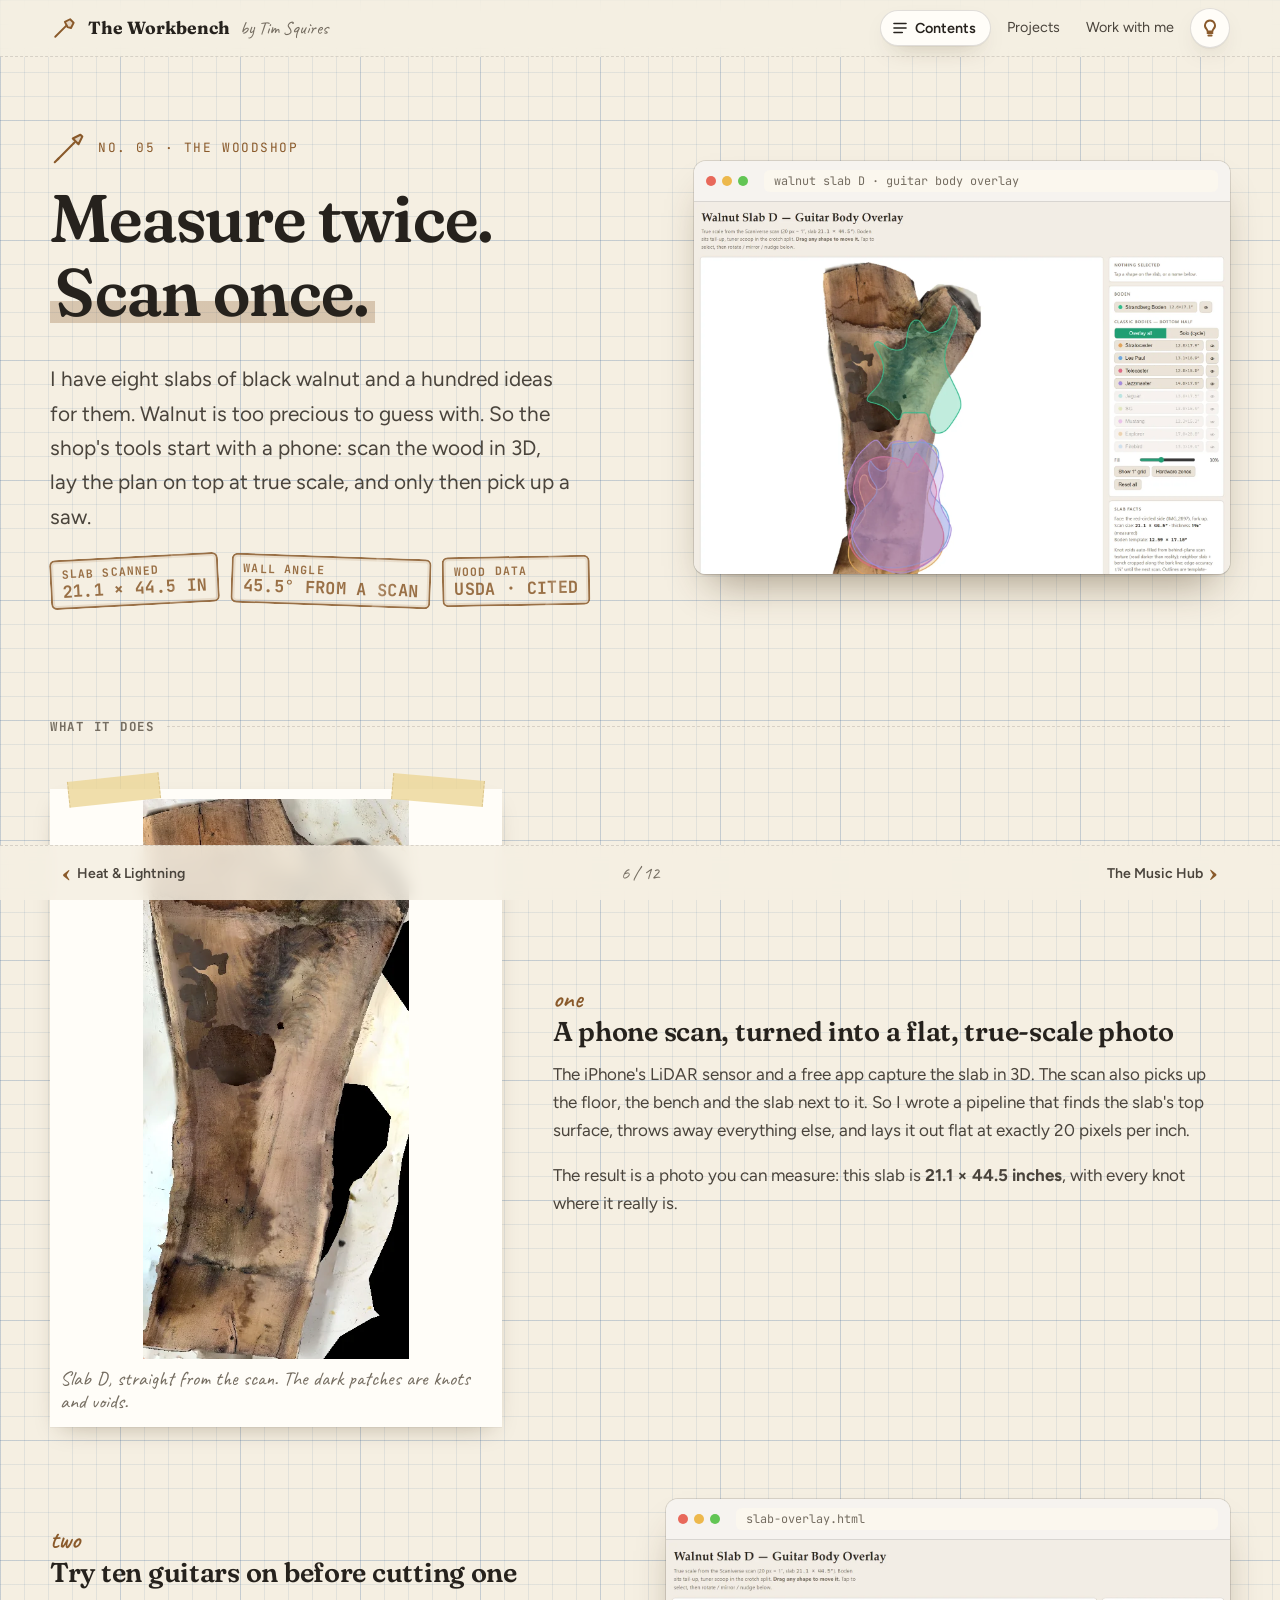
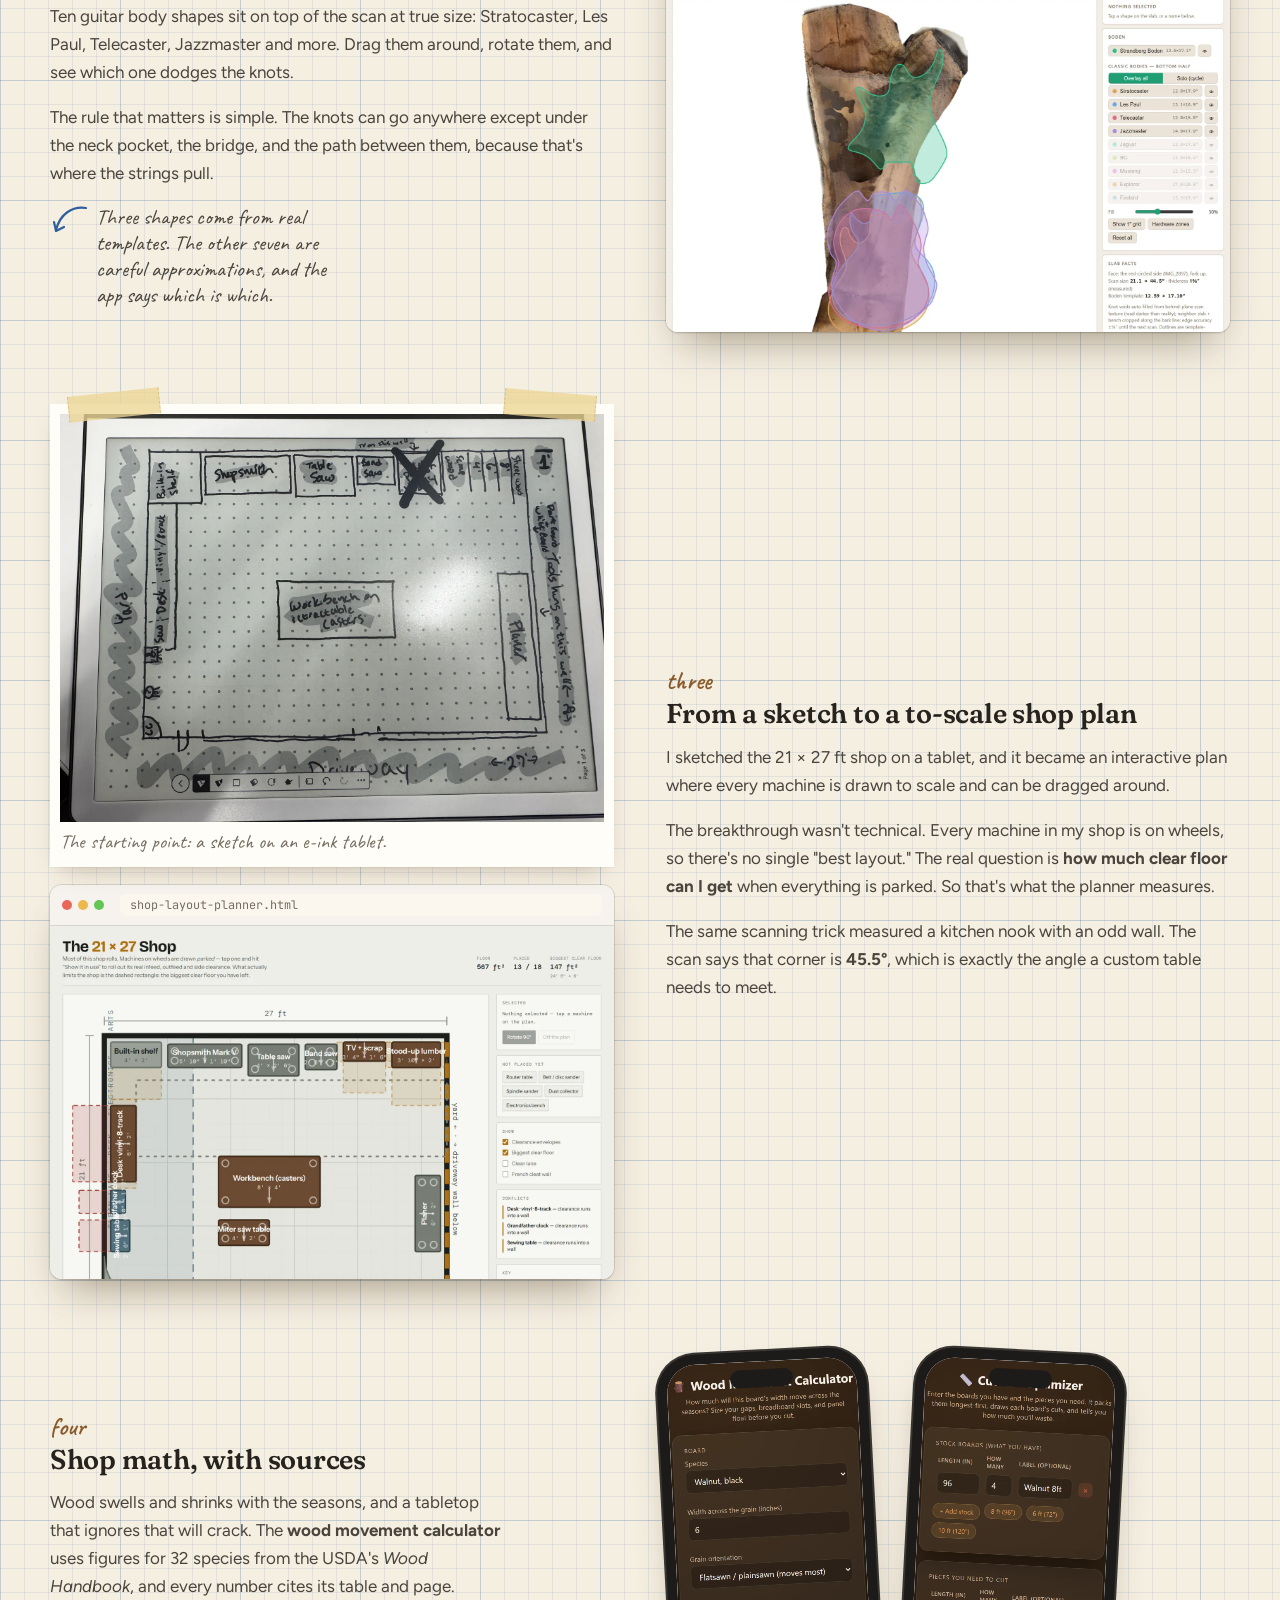
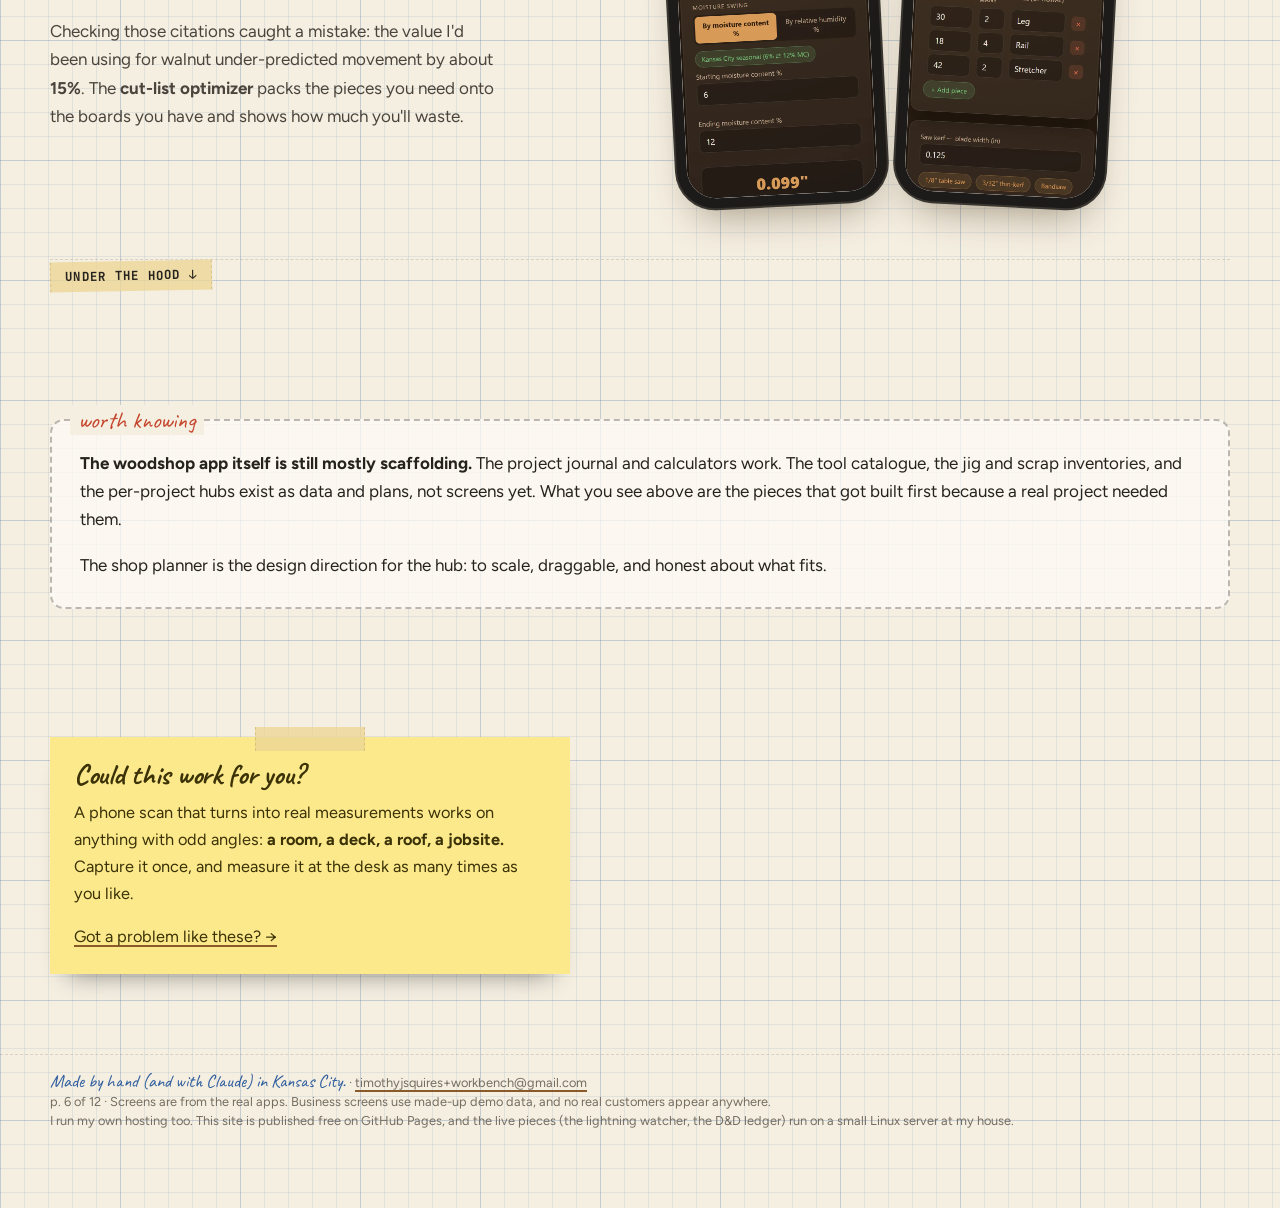
<file: woodshop.html>
<!doctype html>
<html lang="en">
<head>
<meta charset="utf-8">
<meta name="viewport" content="width=device-width, initial-scale=1">
<title>The Woodshop · The Workbench</title>
<meta name="description" content="A woodshop that measures with a phone: a 3D-scanned walnut slab with guitar bodies laid on at true scale, a to-scale shop planner, and calculators backed by the USDA Wood Handbook.">
<meta name="robots" content="noindex, nofollow">
<meta property="og:title" content="Measuring with a phone scan">
<meta property="og:description" content="A walnut slab scanned in 3D, guitar bodies laid on at true scale, and a shop planner drawn from a hand sketch.">
<meta property="og:image" content="https://tsquires21.github.io/workbench/img/og-card.png">
<meta name="twitter:card" content="summary_large_image">
<link rel="icon" href="assets/favicon.svg" type="image/svg+xml">
<link rel="preconnect" href="https://fonts.googleapis.com">
<link rel="preconnect" href="https://fonts.gstatic.com" crossorigin>
<link rel="stylesheet" href="https://fonts.googleapis.com/css2?family=Caveat:wght@500;700&family=Figtree:wght@400;600;700&family=Fraunces:opsz,wght,SOFT,WONK@9..144,500..700,0..100,0..1&family=JetBrains+Mono:wght@400;700&display=swap">
<link rel="stylesheet" href="assets/site.css">
</head>
<body data-accent="woodshop">
<a class="skip" href="#main">Skip to content</a>
<header class="topbar"><div class="wrap">
  <a class="brand" href="index.html"><svg class="doodle" viewBox="0 0 32 32" aria-hidden="true"><path d="M6 26 L19 13"/><path d="M17 9 l6 -3 l4 4 l-3 6 l-4 -1 z"/><path class="fill" d="M17 9 l6 -3 l4 4 l-3 6 l-4 -1 z"/></svg>The Workbench <small>by Tim Squires</small></a>
  <nav><a class="hide-sm" href="index.html#projects">Projects</a><a class="hide-sm" href="build-for-you.html">Work with me</a>
    <button class="lamp" type="button" aria-label="Toggle theme"><svg class="doodle" viewBox="0 0 24 24" aria-hidden="true"><path d="M9 18h6M10 21h4"/><path d="M12 3a6 6 0 0 0-4 10.5c.8.8 1 1.5 1 2.5h6c0-1 .2-1.7 1-2.5A6 6 0 0 0 12 3z"/></svg></button></nav>
</div></header>

<main id="main">
  <section class="hero wrap">
    <div class="hero-grid">
      <div>
        <div class="kicker"><svg class="doodle" viewBox="0 0 40 40" aria-hidden="true"><path d="M8 32 L26 14"/><path d="M24 10 l8 -4 l2 2 l-4 8 z"/><path class="fill" d="M24 10 l8 -4 l2 2 l-4 8 z"/><path d="M5 35 l4 -4"/></svg>No. 05 · The Woodshop</div>
        <h1>Measure twice. <span class="scribble">Scan once.</span></h1>
        <p class="lede">I have eight slabs of black walnut and a hundred ideas for them. Walnut is too precious to guess with. So the shop's tools start with a phone: scan the wood in 3D, lay the plan on top at true scale, and only then pick up a saw.</p>
        <div class="stamps">
          <span class="stamp">Slab scanned<b>21.1 × 44.5 in</b></span>
          <span class="stamp">Wall angle<b>45.5° from a scan</b></span>
          <span class="stamp">Wood data<b>USDA · cited</b></span>
        </div>
      </div>
      <div class="browser"><div class="bar"><i></i><i></i><i></i><span>walnut slab D · guitar body overlay</span></div>
        <img src="img/woodshop/slab-overlay.webp" alt="A 3D-scanned walnut slab seen from above with guitar body outlines laid over it" width="1600" height="1111" data-zoom></div>
    </div>
  </section>

  <section class="block wrap">
    <div class="section-label">What it does</div>

    <div class="beat narrow-visual">
      <figure class="taped" style="margin:0"><img src="img/woodshop/slab-scan.webp" alt="The walnut slab, flattened into a true-scale top-down image from a phone scan" width="423" height="890" style="max-height:560px;width:auto;margin-inline:auto" data-zoom><figcaption>Slab D, straight from the scan. The dark patches are knots and voids.</figcaption></figure>
      <div class="prose">
        <span class="num">one</span>
        <h3>A phone scan, turned into a flat, true-scale photo</h3>
        <p>The iPhone's LiDAR sensor and a free app capture the slab in 3D. The scan also picks up the floor, the bench and the slab next to it. So I wrote a pipeline that finds the slab's top surface, throws away everything else, and lays it out flat at exactly 20 pixels per inch.</p>
        <p>The result is a photo you can measure: this slab is <strong>21.1 × 44.5 inches</strong>, with every knot where it really is.</p>
      </div>
    </div>

    <div class="beat flip">
      <div class="browser"><div class="bar"><i></i><i></i><i></i><span>slab-overlay.html</span></div><img src="img/woodshop/slab-overlay.webp" alt="Guitar outlines (Boden, Stratocaster, Les Paul, Telecaster, Jazzmaster and more) that can be dragged over the slab" width="1600" height="1111" data-zoom></div>
      <div class="prose">
        <span class="num">two</span>
        <h3>Try ten guitars on before cutting one</h3>
        <p>Ten guitar body shapes sit on top of the scan at true size: Stratocaster, Les Paul, Telecaster, Jazzmaster and more. Drag them around, rotate them, and see which one dodges the knots.</p>
        <p>The rule that matters is simple. The knots can go anywhere except under the neck pocket, the bridge, and the path between them, because that's where the strings pull.</p>
        <p class="note"><svg class="doodle" viewBox="0 0 40 40" aria-hidden="true"><path d="M36 8 C 22 6, 10 14, 6 30"/><path d="M4 22 L6 31 L14 27"/></svg>Three shapes come from real templates. The other seven are careful approximations, and the app says which is which.</p>
      </div>
    </div>

    <div class="beat">
      <div style="display:grid;gap:18px">
        <figure class="taped" style="margin:0"><img src="img/woodshop/shop-sketch.webp" alt="A hand sketch of the 21 by 27 foot shop, drawn on an e-ink tablet" width="1600" height="1200" data-zoom><figcaption>The starting point: a sketch on an e-ink tablet.</figcaption></figure>
        <div class="browser"><div class="bar"><i></i><i></i><i></i><span>shop-layout-planner.html</span></div><img src="img/woodshop/shop-planner.webp" alt="The to-scale shop planner: draggable machines in a 21 by 27 foot room with the clear floor area highlighted" width="1600" height="1000" data-zoom></div>
      </div>
      <div class="prose">
        <span class="num">three</span>
        <h3>From a sketch to a to-scale shop plan</h3>
        <p>I sketched the 21 × 27 ft shop on a tablet, and it became an interactive plan where every machine is drawn to scale and can be dragged around.</p>
        <p>The breakthrough wasn't technical. Every machine in my shop is on wheels, so there's no single "best layout." The real question is <strong>how much clear floor can I get</strong> when everything is parked. So that's what the planner measures.</p>
        <p>The same scanning trick measured a kitchen nook with an odd wall. The scan says that corner is <strong>45.5°</strong>, which is exactly the angle a custom table needs to meet.</p>
      </div>
    </div>

    <div class="beat flip narrow-visual">
      <div class="device-stage">
        <div class="phone small tilt-l"><div class="screen"><img src="img/woodshop/wood-movement.webp" alt="Wood movement calculator: black walnut, 6 inches wide, flatsawn, Kansas City seasonal moisture swing" width="780" height="1688" data-zoom></div></div>
        <div class="phone small tilt-r"><div class="screen"><img src="img/woodshop/cut-list.webp" alt="Cut list optimizer: stock boards and the pieces you need" width="780" height="1688" data-zoom></div></div>
      </div>
      <div class="prose">
        <span class="num">four</span>
        <h3>Shop math, with sources</h3>
        <p>Wood swells and shrinks with the seasons, and a tabletop that ignores that will crack. The <strong>wood movement calculator</strong> uses figures for 32 species from the USDA's <em>Wood Handbook</em>, and every number cites its table and page.</p>
        <p>Checking those citations caught a mistake: the value I'd been using for walnut under-predicted movement by about <strong>15%</strong>. The <strong>cut-list optimizer</strong> packs the pieces you need onto the boards you have and shows how much you'll waste.</p>
      </div>
    </div>

    <details class="hood">
      <summary>Under the hood</summary>
      <div class="inner">
        <div class="flow">
          <div class="step"><span class="src">iPhone LiDAR</span><b>3D scan</b><small>Scaniverse exports a textured mesh (OBJ)</small></div>
          <div class="arrow">→</div>
          <div class="step"><span class="src">RANSAC</span><b>Find the slab</b><small>Fit the flat, walnut-coloured plane; drop floor and bench</small></div>
          <div class="arrow">→</div>
          <div class="step"><span class="src">Render</span><b>Top-down at 20 px/in</b><small>Depth masking, hole filling, knot voids patched</small></div>
          <div class="arrow">→</div>
          <div class="step"><span class="src">One HTML file</span><b>Overlay planner</b><small>Outlines from 3D-print templates and full-size plans</small></div>
        </div>
        <ul>
          <li><strong>Wall angles:</strong> a small script finds the floor in a room scan, groups the wall surfaces, and reports the angle between them.</li>
          <li><strong>Guitar outlines</strong> come from a 3D-printable template (flattened to 2D), a full-size plan (paths extracted from its SVG), and hand-authored curves scaled to published dimensions.</li>
          <li><strong>The shop hub</strong> is a small Flask app with a project journal (idea → planned → building → done, build steps, sketches, measurements). New tools plug in as modules without touching the core.</li>
          <li>A tool inventory from 42 photos, plus a manual library with a folder for each tool: routers, sanders, a Shopsmith Mark V and more.</li>
        </ul>
      </div>
    </details>
  </section>

  <section class="block wrap">
    <div class="honest">
      <p><strong>The woodshop app itself is still mostly scaffolding.</strong> The project journal and calculators work. The tool catalogue, the jig and scrap inventories, and the per-project hubs exist as data and plans, not screens yet. What you see above are the pieces that got built first because a real project needed them.</p>
      <p>The shop planner is the design direction for the hub: to scale, draggable, and honest about what fits.</p>
    </div>
  </section>

  <section class="block wrap">
    <div class="sticky">
      <h3>Could this work for you?</h3>
      <p>A phone scan that turns into real measurements works on anything with odd angles: <strong>a room, a deck, a roof, a jobsite.</strong> Capture it once, and measure it at the desk as many times as you like.</p>
      <p style="margin:0"><a href="build-for-you.html">Got a problem like these? →</a></p>
    </div>
  </section>

  <nav class="pager" data-pager aria-label="Previous and next page"></nav>
</main>

<footer class="foot"><div class="wrap">
  <span class="hand">Made by hand (and with Claude) in Kansas City.</span> · <a data-contact href="#contact"><span data-contact-text>timothyjsquires+workbench [at] gmail [dot] com</span></a><br>
  <span data-pageno></span> · Screens are from the real apps. Business screens use made-up demo data, and no real customers appear anywhere.<br>
  I run my own hosting too. This site is published free on GitHub Pages, and the live pieces (the lightning watcher, the D&amp;D ledger) run on a small Linux server at my house.
</div></footer>
<script src="assets/site.js"></script>
</body>
</html>
</file>
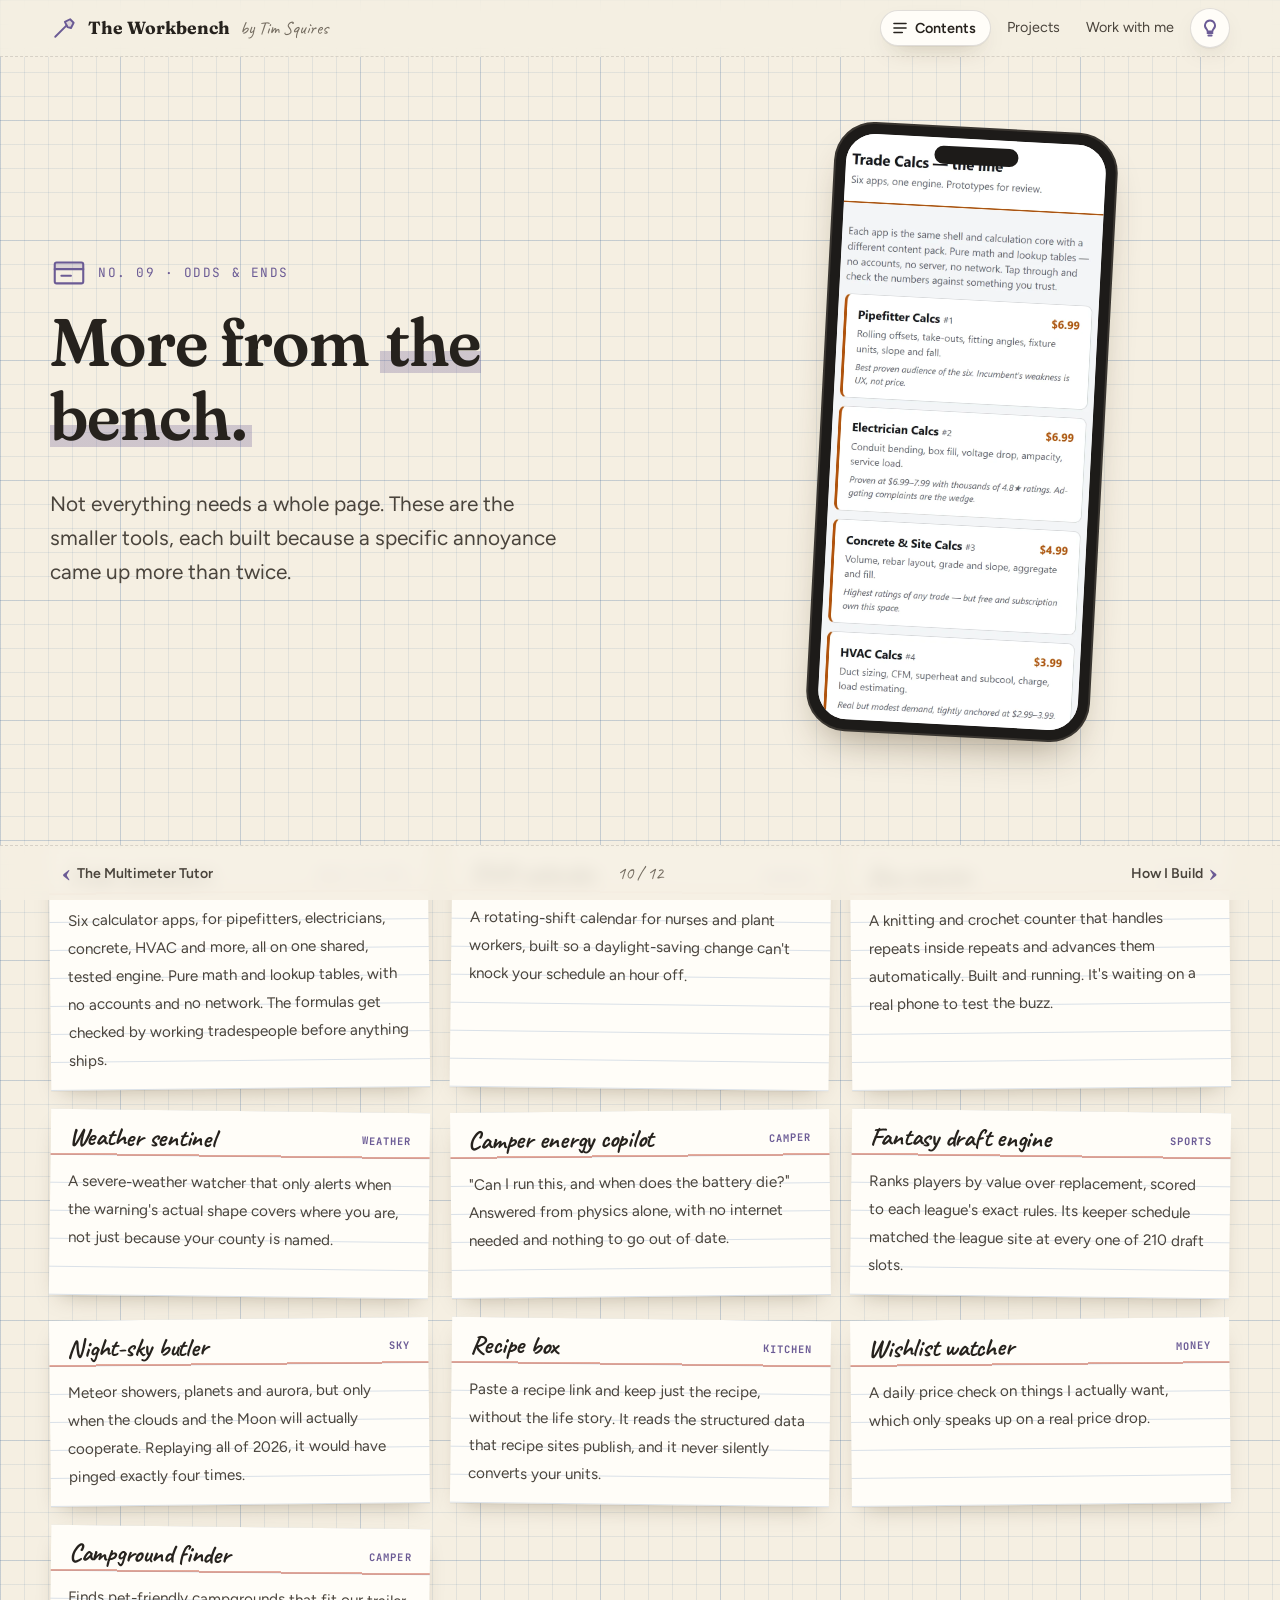
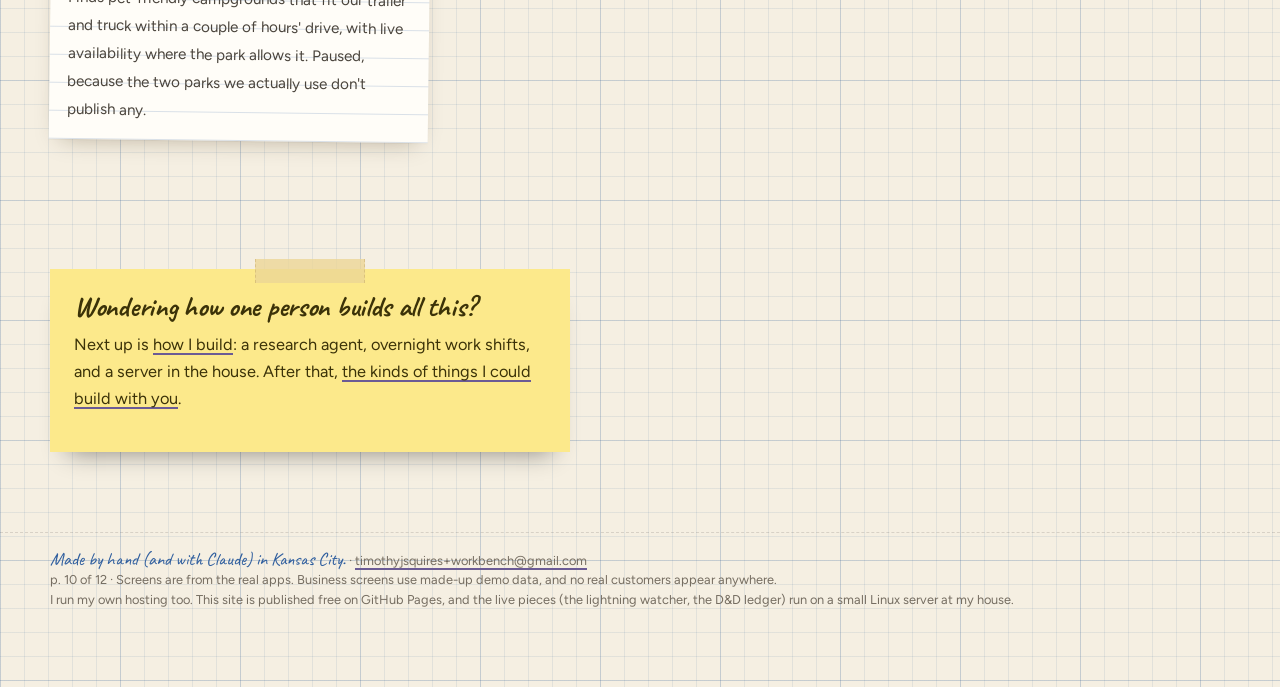
<file: workbench.html>
<!doctype html>
<html lang="en">
<head>
<meta charset="utf-8">
<meta name="viewport" content="width=device-width, initial-scale=1">
<title>More From the Bench · The Workbench</title>
<meta name="description" content="Smaller builds: trade calculators built to sell, a camper battery copilot, a fantasy football draft engine, a severe-weather watcher, a night-sky butler, and more.">
<meta name="robots" content="noindex, nofollow">
<meta property="og:title" content="More from the bench">
<meta property="og:description" content="Trade calculators, a camper battery copilot, a draft-day engine, and more small, specific tools.">
<meta property="og:image" content="https://tsquires21.github.io/workbench/img/og-card.png">
<meta name="twitter:card" content="summary_large_image">
<link rel="icon" href="assets/favicon.svg" type="image/svg+xml">
<link rel="preconnect" href="https://fonts.googleapis.com">
<link rel="preconnect" href="https://fonts.gstatic.com" crossorigin>
<link rel="stylesheet" href="https://fonts.googleapis.com/css2?family=Caveat:wght@500;700&family=Figtree:wght@400;600;700&family=Fraunces:opsz,wght,SOFT,WONK@9..144,500..700,0..100,0..1&family=JetBrains+Mono:wght@400;700&display=swap">
<link rel="stylesheet" href="assets/site.css">
<style>
  .indexcards { display: grid; grid-template-columns: repeat(auto-fill, minmax(min(100%, 280px), 1fr)); gap: 22px; }
  .ic {
    background-color: var(--card);
    background-image: linear-gradient(transparent 44px, color-mix(in srgb, var(--red-pencil) 45%, transparent) 44px, color-mix(in srgb, var(--red-pencil) 45%, transparent) 46px, transparent 46px),
                      repeating-linear-gradient(transparent 0 27px, color-mix(in srgb, var(--blue-pencil) 18%, transparent) 27px 28px);
    background-position: 0 0, 0 18px;
    padding: 12px 18px 16px; box-shadow: var(--shadow); transform: rotate(var(--r, -.6deg)); line-height: 28px;
  }
  .ic:nth-child(even) { --r: .7deg; }
  .ic h3 { font: 700 1.6rem/32px var(--f-hand); margin: 0 0 14px; color: var(--ink); }
  .ic p { margin: 0; font-size: .95rem; color: var(--ink-soft); }
  .ic .tag { float: right; font: 700 .65rem/32px var(--f-mono); letter-spacing: .1em; text-transform: uppercase; color: var(--accent); }
</style>
</head>
<body data-accent="workbench">
<a class="skip" href="#main">Skip to content</a>
<header class="topbar"><div class="wrap">
  <a class="brand" href="index.html"><svg class="doodle" viewBox="0 0 32 32" aria-hidden="true"><path d="M6 26 L19 13"/><path d="M17 9 l6 -3 l4 4 l-3 6 l-4 -1 z"/><path class="fill" d="M17 9 l6 -3 l4 4 l-3 6 l-4 -1 z"/></svg>The Workbench <small>by Tim Squires</small></a>
  <nav><a class="hide-sm" href="index.html#projects">Projects</a><a class="hide-sm" href="build-for-you.html">Work with me</a>
    <button class="lamp" type="button" aria-label="Toggle theme"><svg class="doodle" viewBox="0 0 24 24" aria-hidden="true"><path d="M9 18h6M10 21h4"/><path d="M12 3a6 6 0 0 0-4 10.5c.8.8 1 1.5 1 2.5h6c0-1 .2-1.7 1-2.5A6 6 0 0 0 12 3z"/></svg></button></nav>
</div></header>

<main id="main">
  <section class="hero wrap">
    <div class="hero-grid">
      <div>
        <div class="kicker"><svg class="doodle" viewBox="0 0 40 40" aria-hidden="true"><rect x="5" y="10" width="30" height="22" rx="2"/><path d="M5 17h30"/><path class="fill" d="M5 10h30v7H5z"/><path d="M12 24h10"/></svg>No. 09 · Odds &amp; ends</div>
        <h1>More from <span class="scribble">the bench.</span></h1>
        <p class="lede">Not everything needs a whole page. These are the smaller tools, each built because a specific annoyance came up more than twice.</p>
      </div>
      <div class="device-stage"><div class="phone tilt-r"><div class="screen"><img src="img/workbench/trade-calcs.webp" alt="Trade Calcs: six calculator apps on one engine, pipefitter, electrician, concrete, HVAC and more" width="780" height="1688" data-zoom></div></div></div>
    </div>
  </section>

  <section class="block wrap">
    <div class="indexcards">
      <article class="ic"><span class="tag">Built to sell</span><h3>Trade calculators</h3><p>Six calculator apps, for pipefitters, electricians, concrete, HVAC and more, all on one shared, tested engine. Pure math and lookup tables, with no accounts and no network. The formulas get checked by working tradespeople before anything ships.</p></article>
      <article class="ic"><span class="tag">Android</span><h3>Shift calendar</h3><p>A rotating-shift calendar for nurses and plant workers, built so a daylight-saving change can't knock your schedule an hour off.</p></article>
      <article class="ic"><span class="tag">Android</span><h3>Row counter</h3><p>A knitting and crochet counter that handles repeats inside repeats and advances them automatically. Built and running. It's waiting on a real phone to test the buzz.</p></article>
      <article class="ic"><span class="tag">Weather</span><h3>Weather sentinel</h3><p>A severe-weather watcher that only alerts when the warning's actual shape covers where you are, not just because your county is named.</p></article>
      <article class="ic"><span class="tag">Camper</span><h3>Camper energy copilot</h3><p>"Can I run this, and when does the battery die?" Answered from physics alone, with no internet needed and nothing to go out of date.</p></article>
      <article class="ic"><span class="tag">Sports</span><h3>Fantasy draft engine</h3><p>Ranks players by value over replacement, scored to each league's exact rules. Its keeper schedule matched the league site at every one of 210 draft slots.</p></article>
      <article class="ic"><span class="tag">Sky</span><h3>Night-sky butler</h3><p>Meteor showers, planets and aurora, but only when the clouds and the Moon will actually cooperate. Replaying all of 2026, it would have pinged exactly four times.</p></article>
      <article class="ic"><span class="tag">Kitchen</span><h3>Recipe box</h3><p>Paste a recipe link and keep just the recipe, without the life story. It reads the structured data that recipe sites publish, and it never silently converts your units.</p></article>
      <article class="ic"><span class="tag">Money</span><h3>Wishlist watcher</h3><p>A daily price check on things I actually want, which only speaks up on a real price drop.</p></article>
      <article class="ic"><span class="tag">Camper</span><h3>Campground finder</h3><p>Finds pet-friendly campgrounds that fit our trailer and truck within a couple of hours' drive, with live availability where the park allows it. Paused, because the two parks we actually use don't publish any.</p></article>
    </div>
  </section>

  <section class="block wrap">
    <div class="sticky">
      <h3>Wondering how one person builds all this?</h3>
      <p>Next up is <a href="aios.html">how I build</a>: a research agent, overnight work shifts, and a server in the house. After that, <a href="build-for-you.html">the kinds of things I could build with you</a>.</p>
    </div>
  </section>

  <nav class="pager" data-pager aria-label="Previous and next page"></nav>
</main>

<footer class="foot"><div class="wrap">
  <span class="hand">Made by hand (and with Claude) in Kansas City.</span> · <a data-contact href="#contact"><span data-contact-text>timothyjsquires+workbench [at] gmail [dot] com</span></a><br>
  <span data-pageno></span> · Screens are from the real apps. Business screens use made-up demo data, and no real customers appear anywhere.<br>
  I run my own hosting too. This site is published free on GitHub Pages, and the live pieces (the lightning watcher, the D&amp;D ledger) run on a small Linux server at my house.
</div></footer>
<script src="assets/site.js"></script>
</body>
</html>
</file>
<file: assets/site.css>
/* The Workbench — one stylesheet for every page.
   Light = field notebook on graph paper. Dark = blueprint at night.
   Every colour is a token; restyle here, not in the pages. */

:root {
  --paper: #F5EFE2;
  --paper-2: #FBF7EE;
  --grid: rgba(70, 110, 160, .11);
  --grid-major: rgba(70, 110, 160, .18);
  --ink: #26221D;
  --ink-soft: #4A443C;
  --pencil: #756D61;
  --rule: rgba(38, 34, 29, .14);
  --red-pencil: #C4452B;
  --blue-pencil: #2F5E9E;
  --tape: rgba(236, 214, 150, .78);
  --tape-edge: rgba(180, 150, 80, .35);
  --sticky: #FCE98B;
  --sticky-ink: #3B3208;
  --card: #FFFDF8;
  --shadow: 0 1px 0 rgba(0,0,0,.04), 0 10px 24px -12px rgba(60, 40, 10, .35);
  --shadow-lift: 0 2px 0 rgba(0,0,0,.05), 0 22px 40px -16px rgba(60, 40, 10, .45);
  --device: #1D1B19;
  --device-edge: #3A3631;
  --accent: var(--red-pencil);

  --f-display: "Fraunces", "Iowan Old Style", Georgia, serif;
  --f-body: "Figtree", "Segoe UI", system-ui, sans-serif;
  --f-hand: "Caveat", "Segoe Print", "Bradley Hand", cursive;
  --f-mono: "JetBrains Mono", ui-monospace, "Cascadia Mono", Consolas, monospace;

  --gutter: clamp(16px, 4vw, 40px);
  --measure: 64ch;
  --wide: 1180px;
  --radius: 14px;
  color-scheme: light;
}

/* per-project accents, set with <body data-accent="garden"> */
[data-accent="garden"]     { --accent: #3E7B45; }
[data-accent="lightning"]  { --accent: #C92B2B; }
[data-accent="crm"]        { --accent: #1F6F4A; }
[data-accent="woodshop"]   { --accent: #8A5A2B; }
[data-accent="music"]      { --accent: #D2872A; }
[data-accent="dnd"]        { --accent: #A8322F; }
[data-accent="multimeter"] { --accent: #7F9A12; }
[data-accent="aios"]       { --accent: #2F5E9E; }
[data-accent="workbench"]  { --accent: #6B5B95; }
[data-accent="build"]      { --accent: #C4452B; }
[data-accent="storm"]      { --accent: #B4531F; }

@media (prefers-color-scheme: dark) {
  :root:not([data-theme="light"]) {
    --paper: #0F2238; --paper-2: #132A45;
    --grid: rgba(150, 195, 255, .07); --grid-major: rgba(150, 195, 255, .13);
    --ink: #EAF0F6; --ink-soft: #C6D2DF; --pencil: #93A8BF; --rule: rgba(200, 220, 240, .16);
    --red-pencil: #FF8C6B; --blue-pencil: #8DB8FF;
    --tape: rgba(255, 232, 170, .20); --tape-edge: rgba(255, 232, 170, .25);
    --sticky: #F3D36A; --card: #16304E;
    --shadow: 0 1px 0 rgba(0,0,0,.2), 0 12px 28px -14px rgba(0,0,0,.7);
    --shadow-lift: 0 2px 0 rgba(0,0,0,.25), 0 24px 44px -16px rgba(0,0,0,.8);
    --device: #070F1A; --device-edge: #2B4466;
    color-scheme: dark;
  }
  :root:not([data-theme="light"]) [data-accent="garden"]    { --accent: #7FC98A; }
  :root:not([data-theme="light"]) [data-accent="lightning"] { --accent: #FF7B7B; }
  :root:not([data-theme="light"]) [data-accent="crm"]       { --accent: #5CC78F; }
  :root:not([data-theme="light"]) [data-accent="woodshop"]  { --accent: #D9A066; }
  :root:not([data-theme="light"]) [data-accent="music"]     { --accent: #F2B25C; }
  :root:not([data-theme="light"]) [data-accent="dnd"]       { --accent: #F07A73; }
  :root:not([data-theme="light"]) [data-accent="multimeter"]{ --accent: #C3DB4E; }
  :root:not([data-theme="light"]) [data-accent="aios"]      { --accent: #8DB8FF; }
  :root:not([data-theme="light"]) [data-accent="workbench"] { --accent: #B9A7E8; }
  :root:not([data-theme="light"]) [data-accent="build"]     { --accent: #FF8C6B; }
  :root:not([data-theme="light"]) [data-accent="storm"]     { --accent: #F0A06A; }
}
:root[data-theme="dark"] {
  --paper: #0F2238; --paper-2: #132A45;
  --grid: rgba(150, 195, 255, .07); --grid-major: rgba(150, 195, 255, .13);
  --ink: #EAF0F6; --ink-soft: #C6D2DF; --pencil: #93A8BF; --rule: rgba(200, 220, 240, .16);
  --red-pencil: #FF8C6B; --blue-pencil: #8DB8FF;
  --tape: rgba(255, 232, 170, .20); --tape-edge: rgba(255, 232, 170, .25);
  --sticky: #F3D36A; --card: #16304E;
  --shadow: 0 1px 0 rgba(0,0,0,.2), 0 12px 28px -14px rgba(0,0,0,.7);
  --shadow-lift: 0 2px 0 rgba(0,0,0,.25), 0 24px 44px -16px rgba(0,0,0,.8);
  --device: #070F1A; --device-edge: #2B4466;
  color-scheme: dark;
}
:root[data-theme="dark"] [data-accent="garden"]    { --accent: #7FC98A; }
:root[data-theme="dark"] [data-accent="lightning"] { --accent: #FF7B7B; }
:root[data-theme="dark"] [data-accent="crm"]       { --accent: #5CC78F; }
:root[data-theme="dark"] [data-accent="woodshop"]  { --accent: #D9A066; }
:root[data-theme="dark"] [data-accent="music"]     { --accent: #F2B25C; }
:root[data-theme="dark"] [data-accent="dnd"]       { --accent: #F07A73; }
:root[data-theme="dark"] [data-accent="multimeter"]{ --accent: #C3DB4E; }
:root[data-theme="dark"] [data-accent="aios"]      { --accent: #8DB8FF; }
:root[data-theme="dark"] [data-accent="workbench"] { --accent: #B9A7E8; }
:root[data-theme="dark"] [data-accent="build"]     { --accent: #FF8C6B; }
:root[data-theme="dark"] [data-accent="storm"]     { --accent: #F0A06A; }

/* ── base ─────────────────────────────────────────────────────────────── */
*, *::before, *::after { box-sizing: border-box; }
html { -webkit-text-size-adjust: 100%; scroll-behavior: smooth; }
body {
  margin: 0;
  background-color: var(--paper);
  background-image:
    linear-gradient(var(--grid-major) 1px, transparent 1px),
    linear-gradient(90deg, var(--grid-major) 1px, transparent 1px),
    linear-gradient(var(--grid) 1px, transparent 1px),
    linear-gradient(90deg, var(--grid) 1px, transparent 1px);
  background-size: 120px 120px, 120px 120px, 24px 24px, 24px 24px;
  color: var(--ink);
  font: 400 1.0625rem/1.65 var(--f-body);
  overflow-x: hidden;
}
img { max-width: 100%; height: auto; display: block; }
a { color: inherit; text-decoration-color: var(--accent); text-decoration-thickness: 2px; text-underline-offset: 3px; }
a:hover { color: var(--accent); }
:focus-visible { outline: 3px dashed var(--accent); outline-offset: 3px; border-radius: 4px; }
h1, h2, h3 { font-family: var(--f-display); font-weight: 600; line-height: 1.1; letter-spacing: -.01em; margin: 0 0 .5em; font-variation-settings: "SOFT" 60, "WONK" 1; }
h1 { font-size: clamp(2.3rem, 6vw, 4.2rem); }
h2 { font-size: clamp(1.6rem, 3.6vw, 2.4rem); }
h3 { font-size: 1.3rem; }
p { margin: 0 0 1em; }
strong { font-weight: 700; }
code, .mono { font-family: var(--f-mono); font-size: .88em; }
.hand { font-family: var(--f-hand); font-size: 1.45em; line-height: 1.15; color: var(--blue-pencil); }
.skip { position: absolute; left: -999px; }
.skip:focus { left: 16px; top: 16px; background: var(--card); padding: 8px 12px; z-index: 99; }

.wrap { width: min(100% - 2 * var(--gutter), var(--wide)); margin-inline: auto; }
.prose { max-width: var(--measure); }
.prose p, .prose li { color: var(--ink-soft); }

/* hand-drawn underline for a key phrase */
.scribble {
  background: linear-gradient(transparent 62%, color-mix(in srgb, var(--accent) 28%, transparent) 62%, color-mix(in srgb, var(--accent) 28%, transparent) 88%, transparent 88%);
  padding: 0 .08em;
}

/* ── top bar ──────────────────────────────────────────────────────────── */
.topbar {
  position: sticky; top: 0; z-index: 20;
  backdrop-filter: blur(8px); -webkit-backdrop-filter: blur(8px);
  background: color-mix(in srgb, var(--paper) 82%, transparent);
  border-bottom: 1px dashed var(--rule);
}
.topbar .wrap { display: flex; align-items: center; gap: 12px; min-height: 56px; }
.brand { display: flex; align-items: center; gap: 10px; text-decoration: none; font-family: var(--f-display); font-weight: 700; font-size: 1.1rem; }
.brand svg { width: 28px; height: 28px; color: var(--accent); }
.brand small { font: 400 .95rem var(--f-hand); color: var(--pencil); font-size: 1.15rem; }
.topbar nav { margin-left: auto; display: flex; gap: 6px; align-items: center; }
.topbar nav a { text-decoration: none; font-size: .9rem; padding: 6px 10px; border-radius: 999px; color: var(--ink-soft); }
.topbar nav a:hover { background: var(--card); color: var(--ink); }
.lamp {
  border: 1px solid var(--rule); background: var(--card); color: var(--ink);
  width: 40px; height: 40px; border-radius: 50%; cursor: pointer; display: grid; place-items: center;
  box-shadow: var(--shadow); transition: transform .2s;
}
.lamp:hover { transform: rotate(-12deg); }
.lamp svg { width: 20px; height: 20px; }
@media (max-width: 640px) { .topbar nav .hide-sm { display: none; } .brand small { display: none; } }

/* ── contents drawer ──────────────────────────────────────────────────── */
.contents-btn {
  display: inline-flex; align-items: center; gap: 6px; cursor: pointer;
  border: 1px solid var(--rule); background: var(--card); color: var(--ink);
  font: 600 .9rem var(--f-body); padding: 8px 14px 8px 10px; border-radius: 999px; box-shadow: var(--shadow);
}
.contents-btn svg { width: 18px; height: 18px; color: var(--ink); }
.contents-btn:hover { color: var(--accent); }
.contents-shade {
  position: fixed; inset: 0; z-index: 40; background: rgba(15, 20, 30, .45);
  opacity: 0; visibility: hidden; transition: opacity .25s, visibility .25s;
}
.contents {
  position: fixed; top: 0; right: 0; bottom: 0; z-index: 41; width: min(380px, 88vw);
  background-color: var(--paper-2);
  background-image: linear-gradient(90deg, transparent 38px, color-mix(in srgb, var(--red-pencil) 40%, transparent) 38px, color-mix(in srgb, var(--red-pencil) 40%, transparent) 40px, transparent 40px);
  box-shadow: -18px 0 40px -20px rgba(0,0,0,.5); overflow-y: auto; overscroll-behavior: contain;
  transform: translateX(104%); visibility: hidden; transition: transform .3s cubic-bezier(.3,1.2,.5,1), visibility .3s;
  padding: 14px 18px 28px 54px;
}
body.contents-open { overflow: hidden; }
body.contents-open .contents { transform: none; visibility: visible; }
body.contents-open .contents-shade { opacity: 1; visibility: visible; }
.contents-head { display: flex; align-items: center; justify-content: space-between; margin-bottom: 6px; }
.contents-head .hand { font-size: 2.2rem; color: var(--ink); }
.contents-x {
  width: 40px; height: 40px; border-radius: 50%; border: 2px solid var(--ink); background: var(--card);
  color: var(--ink); font-size: 1.1rem; cursor: pointer; box-shadow: 2px 2px 0 var(--ink);
}
.contents-x:hover { color: var(--accent); }
.contents-group { font: 700 .72rem var(--f-mono); letter-spacing: .14em; text-transform: uppercase; color: var(--pencil); margin: 18px 0 6px; }
.contents ol { margin: 0; padding: 0 0 0 4px; list-style: none; counter-reset: none; }
.contents li { margin: 0; }
.contents a { display: block; text-decoration: none; padding: 8px 10px; border-radius: 10px; position: relative; }
.contents a b { font-family: var(--f-display); font-size: 1.12rem; display: block; line-height: 1.2; }
.contents a small { color: var(--pencil); font-size: .86rem; display: block; line-height: 1.35; margin-top: 2px; }
.contents a:hover { background: var(--card); }
.contents a[aria-current="page"] { background: var(--card); box-shadow: var(--shadow); }
.contents a[aria-current="page"]::after { content: "you are here"; display: block; font: 1.1rem var(--f-hand); color: var(--red-pencil); }

.contents-contact { margin: 22px 0 0; padding-top: 14px; border-top: 1px dashed var(--rule); font: 1.35rem var(--f-hand); }
.contents-contact a { color: var(--accent); }
.btn.contact { text-decoration: none; }

/* ── hero ─────────────────────────────────────────────────────────────── */
.hero { padding: clamp(28px, 6vw, 72px) 0 clamp(24px, 4vw, 48px); position: relative; }
.hero-grid { display: grid; gap: clamp(24px, 4vw, 56px); grid-template-columns: 1.05fr .95fr; align-items: center; }
@media (max-width: 860px) { .hero-grid { grid-template-columns: 1fr; } }
.kicker { font-family: var(--f-mono); font-size: .8rem; letter-spacing: .12em; text-transform: uppercase; color: var(--accent); display: flex; align-items: center; gap: 10px; margin-bottom: 14px; }
.kicker .doodle { width: 38px; height: 38px; }
.lede { font-size: clamp(1.1rem, 2.1vw, 1.3rem); color: var(--ink-soft); max-width: 40ch; }
.hero .hand-aside { margin-top: 18px; transform: rotate(-2deg); display: inline-block; }

/* ── doodles (inline SVG, stroked, hand-drawn-ish) ────────────────────── */
.doodle { fill: none; stroke: currentColor; stroke-width: 2.2; stroke-linecap: round; stroke-linejoin: round; color: var(--accent); }
.doodle .fill { fill: currentColor; stroke: none; opacity: .18; }

/* ── stamps ───────────────────────────────────────────────────────────── */
.stamps { display: flex; flex-wrap: wrap; gap: 12px; margin-top: 22px; }
.stamp {
  font: 700 .72rem/1.2 var(--f-mono); letter-spacing: .1em; text-transform: uppercase;
  color: var(--accent); border: 2px solid currentColor; border-radius: 6px; padding: 6px 10px;
  transform: rotate(var(--r, -3deg)); opacity: .85;
  box-shadow: inset 0 0 0 2px color-mix(in srgb, currentColor 15%, transparent);
  mask-image: radial-gradient(circle at 30% 40%, #000 60%, rgba(0,0,0,.75) 61%, #000 75%);
}
.stamp:nth-child(2) { --r: 2deg; }
.stamp:nth-child(3) { --r: -1deg; }
.stamp b { display: block; font-size: 1.05rem; letter-spacing: .02em; }

/* ── devices ──────────────────────────────────────────────────────────── */
.device-stage { position: relative; display: flex; justify-content: center; align-items: flex-end; gap: clamp(12px, 3vw, 28px); }
.phone {
  position: relative; width: min(100%, var(--pw, 280px)); aspect-ratio: 390 / 844;
  border-radius: 38px; padding: 10px; background: var(--device);
  box-shadow: 0 0 0 2px var(--device-edge), var(--shadow-lift);
  flex-shrink: 0;
}
.phone::before { content: ""; position: absolute; top: 18px; left: 50%; translate: -50% 0; width: 30%; height: 18px; border-radius: 12px; background: var(--device); z-index: 2; }
.phone .screen { width: 100%; height: 100%; border-radius: 29px; overflow: hidden; background: #fff; }
.phone .screen img { width: 100%; height: 100%; object-fit: cover; object-position: top; }
.phone.tilt-l { transform: rotate(-3deg); }
.phone.tilt-r { transform: rotate(3deg); }
.phone.small { --pw: 210px; }
.device-stage .phone { width: min(var(--pw, 280px), calc(50% - 8px)); }
.device-stage .phone:only-child { width: min(var(--pw, 280px), 80%); }

.browser {
  width: 100%; border-radius: 12px; overflow: hidden; background: var(--card);
  box-shadow: 0 0 0 1px var(--rule), var(--shadow-lift);
}
.browser .bar { display: flex; align-items: center; gap: 6px; padding: 9px 12px; background: color-mix(in srgb, var(--card) 70%, var(--rule)); border-bottom: 1px solid var(--rule); }
.browser .bar i { width: 10px; height: 10px; border-radius: 50%; background: #E8685A; }
.browser .bar i:nth-child(2) { background: #EDB84C; }
.browser .bar i:nth-child(3) { background: #62C554; }
.browser .bar span { margin-left: 10px; flex: 1; font: .74rem var(--f-mono); color: var(--pencil); background: var(--paper-2); border-radius: 6px; padding: 3px 10px; white-space: nowrap; overflow: hidden; text-overflow: ellipsis; }
.browser img { width: 100%; }

.stage-combo { position: relative; padding-right: clamp(40px, 10vw, 120px); padding-bottom: 28px; }
.stage-combo .phone { position: absolute; right: 0; bottom: 0; --pw: clamp(120px, 24vw, 200px); }

/* ── taped photo ──────────────────────────────────────────────────────── */
.taped { position: relative; background: var(--card); padding: 10px 10px 14px; box-shadow: var(--shadow); transform: rotate(var(--r, -1deg)); }
.taped::before, .taped::after {
  content: ""; position: absolute; width: 92px; height: 26px; background: var(--tape);
  border-left: 1px dashed var(--tape-edge); border-right: 1px dashed var(--tape-edge);
  top: -12px; left: 18px; transform: rotate(-6deg);
}
.taped::after { left: auto; right: 18px; transform: rotate(5deg); }
.taped figcaption { font-family: var(--f-hand); font-size: 1.25rem; color: var(--pencil); margin-top: 8px; line-height: 1.15; }
.taped.r { --r: 1.2deg; }
.pixel { image-rendering: pixelated; }

/* ── sections & beats ─────────────────────────────────────────────────── */
section.block { padding: clamp(28px, 5vw, 64px) 0; }
.section-label { font: 700 .78rem var(--f-mono); letter-spacing: .14em; text-transform: uppercase; color: var(--pencil); display: flex; align-items: center; gap: 12px; margin-bottom: 18px; }
.section-label::after { content: ""; flex: 1; border-top: 1px dashed var(--rule); }

.beat { display: grid; grid-template-columns: minmax(0, 1fr) minmax(0, 1fr); gap: clamp(20px, 4vw, 56px); align-items: center; padding: clamp(18px, 3vw, 36px) 0; }
.beat.flip > :first-child { order: 2; }
.beat.narrow-visual { grid-template-columns: minmax(0, .8fr) minmax(0, 1.2fr); }
@media (max-width: 820px) { .beat, .beat.narrow-visual { grid-template-columns: 1fr; } .beat.flip > :first-child { order: 0; } }
.beat h3 { font-size: clamp(1.3rem, 2.4vw, 1.7rem); }
.beat .num { font: 600 1rem var(--f-hand); font-size: 1.6rem; color: var(--accent); display: block; margin-bottom: 2px; }

/* margin note with an arrow */
.note { position: relative; font-family: var(--f-hand); font-size: 1.35rem; line-height: 1.2; color: var(--blue-pencil); max-width: 30ch; margin: 14px 0 0; padding-left: 46px; }
.note svg { position: absolute; left: 0; top: -4px; width: 40px; height: 40px; color: var(--blue-pencil); }
.note.red { color: var(--red-pencil); } .note.red svg { color: var(--red-pencil); }

/* ── under the hood (details as a tape tab) ───────────────────────────── */
details.hood { margin-top: 18px; border-top: 1px dashed var(--rule); }
details.hood summary {
  list-style: none; cursor: pointer; display: inline-flex; align-items: center; gap: 8px;
  margin-top: -1px; padding: 6px 14px 7px; background: var(--tape);
  border-left: 1px dashed var(--tape-edge); border-right: 1px dashed var(--tape-edge);
  font: 700 .78rem var(--f-mono); letter-spacing: .1em; text-transform: uppercase; color: var(--ink);
  transform: rotate(-1deg); transition: transform .15s;
}
details.hood summary::-webkit-details-marker { display: none; }
details.hood summary::after { content: "↓"; transition: transform .2s; }
details.hood[open] summary::after { transform: rotate(180deg); }
details.hood summary:hover { transform: rotate(0); }
details.hood .inner { padding: 14px 0 4px; color: var(--ink-soft); font-size: .98rem; }
details.hood .inner ul { padding-left: 1.2em; margin: 0; }
details.hood .inner li { margin-bottom: .5em; }

/* ── callouts ─────────────────────────────────────────────────────────── */
.honest {
  border: 2px dashed color-mix(in srgb, var(--ink) 30%, transparent); border-radius: var(--radius);
  padding: clamp(18px, 3vw, 28px); background: color-mix(in srgb, var(--card) 70%, transparent);
  position: relative;
}
.honest::before { content: "worth knowing"; position: absolute; top: -16px; left: 18px; background: var(--paper); padding: 0 8px; font: 1.5rem var(--f-hand); color: var(--red-pencil); }
.honest p:last-child, .honest ul:last-child { margin-bottom: 0; }

.sticky {
  background: var(--sticky); color: var(--sticky-ink); padding: 22px 24px 24px; max-width: 520px;
  box-shadow: 0 18px 24px -18px rgba(0,0,0,.45); transform: rotate(-1.5deg); position: relative;
  font-size: 1.02rem;
}
.sticky::before { content: ""; position: absolute; top: -10px; left: 50%; translate: -50% 0; width: 110px; height: 24px; background: var(--tape); border-left: 1px dashed var(--tape-edge); border-right: 1px dashed var(--tape-edge); }
.sticky h3 { font-family: var(--f-hand); font-size: 1.8rem; font-weight: 700; margin-bottom: .3em; }
.sticky a { color: var(--sticky-ink); }

.facts { display: grid; grid-template-columns: repeat(auto-fit, minmax(150px, 1fr)); gap: 14px; margin: 22px 0; }
.fact { background: var(--card); border-radius: 12px; padding: 14px 16px; box-shadow: var(--shadow); }
.fact b { display: block; font: 700 1.7rem/1.1 var(--f-display); color: var(--accent); }
.fact span { font-size: .88rem; color: var(--pencil); }

/* ── diagrams ─────────────────────────────────────────────────────────── */
.flow { display: flex; flex-wrap: wrap; align-items: stretch; gap: 10px; margin: 22px 0; }
.flow .step { flex: 1 1 150px; background: var(--card); border-radius: 12px; padding: 12px 14px; box-shadow: var(--shadow); position: relative; }
.flow .step b { display: block; font-family: var(--f-display); font-size: 1.05rem; margin-bottom: 2px; }
.flow .step small { color: var(--pencil); font-size: .85rem; line-height: 1.35; display: block; }
.flow .step .src { font: .7rem var(--f-mono); color: var(--accent); letter-spacing: .08em; text-transform: uppercase; }
.flow .arrow { align-self: center; font: 1.8rem var(--f-hand); color: var(--pencil); }
@media (max-width: 640px) { .flow { flex-direction: column; } .flow .arrow { transform: rotate(90deg); align-self: center; } }

/* ── pegboard (index) ─────────────────────────────────────────────────── */
.pegboard {
  --hole: color-mix(in srgb, var(--ink) 14%, transparent);
  background-color: color-mix(in srgb, #C9A57A 30%, var(--paper));
  background-image: radial-gradient(circle, var(--hole) 3px, transparent 3.5px);
  background-size: 32px 32px;
  border-radius: 18px; padding: clamp(24px, 4vw, 48px) clamp(14px, 3vw, 40px);
  box-shadow: inset 0 0 0 10px color-mix(in srgb, #8A6A44 40%, transparent), var(--shadow);
}
.cards { display: grid; grid-template-columns: repeat(auto-fill, minmax(min(100%, 300px), 1fr)); grid-auto-flow: dense; gap: clamp(22px, 3vw, 36px); }
.card {
  position: relative; display: flex; flex-direction: column; text-decoration: none; color: var(--ink);
  background: var(--card); border-radius: 10px; overflow: hidden; box-shadow: var(--shadow);
  transform: rotate(var(--r, 0deg)); transition: transform .25s cubic-bezier(.3,1.6,.5,1), box-shadow .25s;
}
.card:nth-child(3n+1) { --r: -1.2deg; } .card:nth-child(3n+2) { --r: .8deg; } .card:nth-child(3n) { --r: -.4deg; }
.card:hover, .card:focus-visible { transform: rotate(0) translateY(-6px) scale(1.015); box-shadow: var(--shadow-lift); color: var(--ink); }
.card::before { content: ""; position: absolute; z-index: 2; top: 10px; left: 50%; translate: -50% 0; width: 16px; height: 16px; border-radius: 50%; background: radial-gradient(circle at 35% 35%, #fff8, transparent 40%), var(--accent); box-shadow: 0 3px 4px rgba(0,0,0,.35); }
.card .thumb { aspect-ratio: 16 / 10; overflow: hidden; background: var(--paper-2); border-bottom: 1px solid var(--rule); }
.card .thumb img { width: 100%; height: 100%; object-fit: cover; object-position: top; transition: transform .6s; }
.card:hover .thumb img { transform: scale(1.04); }
.card .body { padding: 14px 16px 18px; }
.card .body .tag { font: 700 .7rem var(--f-mono); letter-spacing: .12em; text-transform: uppercase; color: var(--accent); }
.card .body h3 { margin: 4px 0 6px; font-size: 1.35rem; }
.card .body p { margin: 0; font-size: .95rem; color: var(--ink-soft); }
.card.feature { grid-column: span 2; }
@media (max-width: 700px) { .card.feature { grid-column: auto; } }

.common { display: grid; grid-template-columns: repeat(auto-fit, minmax(210px, 1fr)); gap: 18px; }
.common div { padding: 16px 0 0; border-top: 2px solid var(--ink); }
.common b { font-family: var(--f-display); font-size: 1.15rem; display: block; margin-bottom: 4px; }
.common span { color: var(--ink-soft); font-size: .95rem; }

/* ── toys ─────────────────────────────────────────────────────────────── */
.toy { background: var(--card); border-radius: var(--radius); padding: clamp(14px, 3vw, 24px); box-shadow: var(--shadow); }
.toy .toy-label { font: 700 .72rem var(--f-mono); letter-spacing: .12em; text-transform: uppercase; color: var(--pencil); display: flex; justify-content: space-between; gap: 8px; margin-bottom: 10px; }
.toy input[type=range] { width: 100%; accent-color: var(--accent); }
.btn {
  display: inline-flex; align-items: center; gap: 8px; cursor: pointer; font: 600 .95rem var(--f-body);
  border: 2px solid var(--ink); background: var(--card); color: var(--ink); padding: 9px 16px; border-radius: 999px;
  box-shadow: 3px 3px 0 var(--ink); transition: transform .1s, box-shadow .1s;
}
.btn:hover { transform: translate(-1px, -1px); box-shadow: 4px 4px 0 var(--ink); }
.btn:active { transform: translate(2px, 2px); box-shadow: 1px 1px 0 var(--ink); }
.btn.accent { background: var(--accent); border-color: var(--accent); color: #fff; box-shadow: 3px 3px 0 var(--ink); }
.seg { display: inline-flex; border: 2px solid var(--ink); border-radius: 999px; overflow: hidden; }
.seg button { border: 0; background: transparent; color: var(--ink); font: 600 .9rem var(--f-body); padding: 8px 14px; cursor: pointer; }
.seg button[aria-pressed="true"] { background: var(--ink); color: var(--paper); }

.frames { position: relative; aspect-ratio: 1; border-radius: 10px; overflow: hidden; background: #000; }
.frames img { position: absolute; inset: 0; width: 100%; height: 100%; object-fit: cover; opacity: 0; transition: opacity .35s; }
.frames img.on { opacity: 1; }
.frames .clock { position: absolute; left: 10px; top: 10px; background: rgba(0,0,0,.65); color: #fff; font: 700 .9rem var(--f-mono); padding: 4px 10px; border-radius: 999px; }

/* lightning demo */
.storm { display: grid; grid-template-columns: minmax(0, 1fr) minmax(0, 1fr); gap: 18px; align-items: center; }
@media (max-width: 640px) { .storm { grid-template-columns: 1fr; } }
.storm svg { width: 100%; max-width: 320px; margin-inline: auto; display: block; }
.storm .countdown { font: 700 clamp(2.6rem, 8vw, 3.6rem)/1 var(--f-mono); color: var(--accent); letter-spacing: -.02em; }
.storm .status { font-weight: 700; margin: 6px 0 12px; }
.storm .controls { display: flex; flex-wrap: wrap; gap: 10px; }
.ring { fill: none; stroke: var(--rule); stroke-width: 1.5; stroke-dasharray: 4 5; }
.ring.ten { stroke: var(--accent); stroke-dasharray: none; stroke-width: 2; opacity: .6; }
.field { fill: var(--ink); }
.strike { fill: #FFC53D; stroke: #8A5A00; stroke-width: 1.2; }
@keyframes flash { 0% { opacity: 1; r: 3; } 40% { opacity: .9; r: 16; } 100% { opacity: 0; r: 22; } }
.flash { fill: #FFE27A; animation: flash .9s ease-out forwards; }

/* circle of fifths toy */
.cof { display: grid; grid-template-columns: minmax(0, 1fr) minmax(0, 1fr); gap: 18px; align-items: center; }
@media (max-width: 640px) { .cof { grid-template-columns: 1fr; } }
.cof svg { width: 100%; max-width: 340px; margin-inline: auto; display: block; }
.cof .wedge { fill: var(--paper-2); stroke: var(--rule); cursor: pointer; transition: fill .2s; }
.cof .wedge:hover { fill: color-mix(in srgb, var(--accent) 25%, var(--paper-2)); }
.cof .wedge.sel { fill: var(--accent); }
.cof .wedge.near { fill: color-mix(in srgb, var(--accent) 35%, var(--paper-2)); }
.cof text { font: 600 13px var(--f-body); fill: var(--ink); pointer-events: none; text-anchor: middle; dominant-baseline: middle; }
.cof text.minor { font-size: 10.5px; fill: var(--pencil); }
.cof .readout b { font: 700 2.4rem var(--f-display); color: var(--accent); display: block; }
.chips { display: flex; flex-wrap: wrap; gap: 6px; margin-top: 8px; }
.chips span { font: .85rem var(--f-mono); background: var(--paper-2); border: 1px solid var(--rule); border-radius: 6px; padding: 3px 8px; }

/* swap (tenant flip) */
.swap { position: relative; }
.swap img { transition: opacity .35s; }
.swap .alt { position: absolute; inset: 0; opacity: 0; }
.swap.flipped .alt { opacity: 1; }
.swap.flipped .main { opacity: 0; }
.swap.flipped .alt { z-index: 1; }
.crop-map img { width: 100%; aspect-ratio: 1600 / 1300; object-fit: cover; object-position: center 30%; }
.crop-app img { width: 100%; aspect-ratio: 1600 / 1350; object-fit: cover; object-position: top; }
.crop-top img { width: 100%; aspect-ratio: 16 / 10; object-fit: cover; object-position: top; }

.embed { width: 100%; aspect-ratio: 16 / 10; border: 0; border-radius: 12px; background: var(--card); box-shadow: 0 0 0 1px var(--rule), var(--shadow-lift); }
@media (max-width: 700px) { .embed { aspect-ratio: 3 / 5; } }

/* ── timeline ───────────────────────────────────────────────────────── */
.timeline { list-style: none; margin: 0; padding: 0; position: relative; display: grid; gap: 4px; }
.timeline::before { content: ""; position: absolute; left: 88px; top: 8px; bottom: 8px; border-left: 2px dashed var(--rule); }
.timeline li { display: grid; grid-template-columns: 76px 1fr; gap: 28px; align-items: baseline; position: relative; padding: 8px 0; }
.timeline li::before {
  content: ""; position: absolute; left: 82px; top: 16px; width: 12px; height: 12px; border-radius: 50%;
  background: var(--card); border: 2px solid var(--accent);
}
.timeline li.big::before { background: var(--accent); }
.timeline time { font: 700 1.25rem var(--f-hand); color: var(--accent); text-align: right; white-space: nowrap; }
.timeline b { font-family: var(--f-display); font-size: 1.08rem; }
.timeline span { color: var(--ink-soft); font-size: .95rem; }
.timeline li.now time { color: var(--red-pencil); }
.timeline-wrap { display: grid; grid-template-columns: minmax(0, .8fr) minmax(0, 1.2fr); gap: clamp(20px, 4vw, 56px); align-items: start; }
@media (max-width: 820px) { .timeline-wrap { grid-template-columns: 1fr; } }

/* ── pager (pinned to the bottom) + footer ───────────────────────────── */
.pager {
  position: fixed; left: 0; right: 0; bottom: 0; z-index: 30;
  display: grid; grid-template-columns: minmax(0, 1fr) auto minmax(0, 1fr); align-items: center; gap: 8px;
  padding: 7px max(12px, calc((100vw - var(--wide)) / 2)) calc(7px + env(safe-area-inset-bottom));
  background: color-mix(in srgb, var(--paper) 86%, transparent);
  backdrop-filter: blur(8px); -webkit-backdrop-filter: blur(8px);
  border-top: 1px dashed var(--rule);
}
.pager a {
  display: flex; align-items: center; gap: 6px; min-width: 0; min-height: 40px; text-decoration: none;
  padding: 4px 12px; border-radius: 999px; font: 600 .88rem var(--f-body); color: var(--ink-soft);
}
.pager a:hover { background: var(--card); color: var(--ink); }
.pager .next { justify-content: flex-end; text-align: right; }
.pager .t { overflow: hidden; text-overflow: ellipsis; white-space: nowrap; }
.pager .arrow { font: 700 1.5rem/1 var(--f-display); color: var(--accent); flex-shrink: 0; }
.pager .where { font: 1.15rem var(--f-hand); color: var(--pencil); white-space: nowrap; }
body.has-pager { padding-bottom: calc(58px + env(safe-area-inset-bottom)); }
footer.foot { padding: 16px 0 20px; color: var(--pencil); font-size: .8rem; line-height: 1.5; border-top: 1px dashed var(--rule); margin-top: 16px; }
footer.foot .hand { font-size: 1.15rem; }

.lightbox { position: fixed; inset: 0; z-index: 50; display: grid; place-items: center; padding: 16px; background: rgba(10, 14, 20, .86); cursor: zoom-out; }
.lightbox img { max-width: min(100%, 1400px); max-height: 92vh; width: auto; border-radius: 8px; box-shadow: 0 30px 60px rgba(0,0,0,.6); }
[data-zoom] { cursor: zoom-in; }

.reveal { opacity: 0; transform: translateY(18px); transition: opacity .6s ease, transform .6s ease; }
.reveal.in { opacity: 1; transform: none; }
@media (prefers-reduced-motion: reduce) {
  *, *::before, *::after { animation: none !important; transition: none !important; }
  .reveal { opacity: 1; transform: none; }
}
</file>
